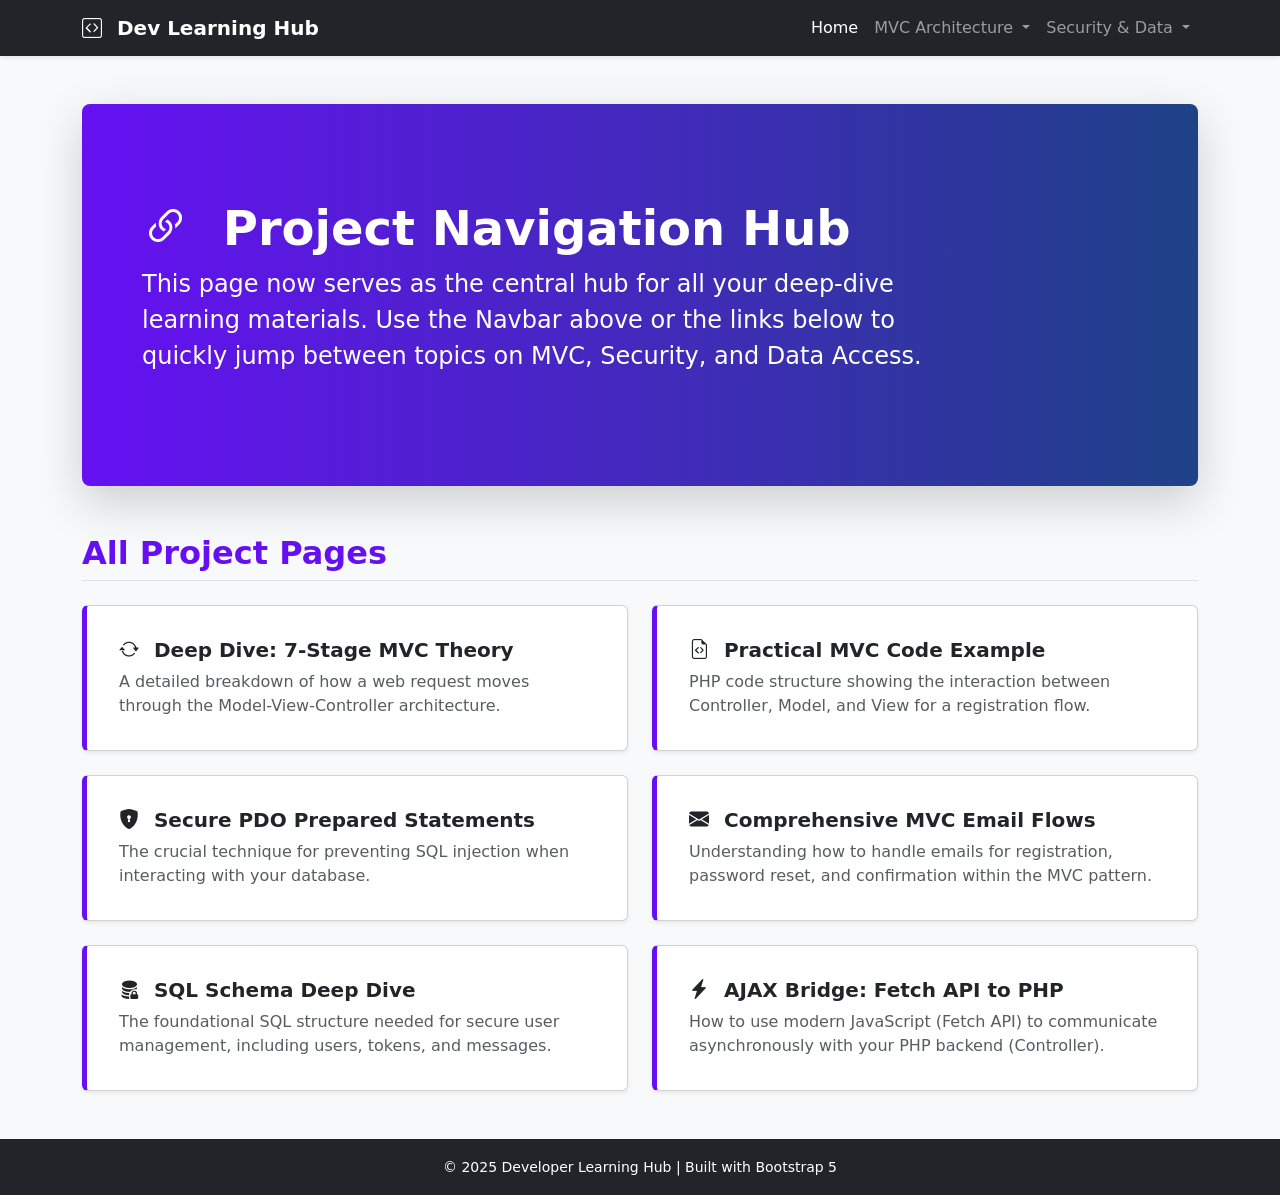
<file: MVC-Learning-notes/index.html>
<!DOCTYPE html>
<html lang="en">

<head>
    <meta charset="UTF-8">
    <meta name="viewport" content="width=device-width, initial-scale=1.0">
    <title>Developer Learning Hub: Project Navigation</title>
    <!-- 
        Switched to Bootstrap 5 for consistency with your other learning files 
        (e.g., learning_page.html) to ensure professional component styling.
    -->
    <link href="https://cdn.jsdelivr.net/npm/bootstrap@5.3.3/dist/css/bootstrap.min.css" rel="stylesheet"
        xintegrity="sha384-QWTKZyjpPEjISv5WaRU9OFeRpok6YctnYmDr5pNlyT2bRjXh0JMhjY6hW+ALEwIH" crossorigin="anonymous">
    <link rel="stylesheet" href="https://cdn.jsdelivr.net/npm/bootstrap-icons@1.11.3/font/bootstrap-icons.min.css">

    <link rel="stylesheet" href="css/style.css">
</head>

<body class="bg-light d-flex flex-column min-vh-100">

    <!-- 
        1. THE NAVBAR (Global Navigation) 
        This will appear on all your pages for easy switching.
    -->
    <nav class="navbar navbar-expand-lg navbar-dark bg-dark shadow-sm">
        <div class="container">
            <!-- UPDATED Brand Name -->
            <a class="navbar-brand fw-bold" href="index.html">
                <i class="bi bi-code-square me-2"></i> Dev Learning Hub
            </a>
            <button class="navbar-toggler" type="button" data-bs-toggle="collapse" data-bs-target="#navbarNav"
                aria-controls="navbarNav" aria-expanded="false" aria-label="Toggle navigation">
                <span class="navbar-toggler-icon"></span>
            </button>
            <div class="collapse navbar-collapse" id="navbarNav">
                <ul class="navbar-nav ms-auto">
                    <!-- Home Page -->
                    <li class="nav-item">
                        <a class="nav-link active" aria-current="page" href="index.html">Home</a>
                    </li>
                    <!-- MVC Deep Dive Pages -->
                    <li class="nav-item dropdown">
                        <a class="nav-link dropdown-toggle" href="#" id="navbarDropdownMVC" role="button"
                            data-bs-toggle="dropdown" aria-expanded="false">
                            MVC Architecture
                        </a>
                        <ul class="dropdown-menu" aria-labelledby="navbarDropdownMVC">
                            <!-- UPDATED LINKS -->
                            <li><a class="dropdown-item" href="reference-mvc-theory.html">7-Stage MVC Theory</a></li>
                            <li><a class="dropdown-item" href="guide-mvc-code-flow.html">MVC Code Example</a></li>
                            <li><a class="dropdown-item" href="guide-fetch-api.html">AJAX/Fetch API Bridge</a></li>
                            <li><a class="dropdown-item" href="reference-account-flows-email.html">Comprehensive Email
                                    Flows</a></li>
                        </ul>
                    </li>
                    <!-- Security/Data Pages -->
                    <li class="nav-item dropdown">
                        <a class="nav-link dropdown-toggle" href="#" id="navbarDropdownSecurity" role="button"
                            data-bs-toggle="dropdown" aria-expanded="false">
                            Security & Data
                        </a>
                        <ul class="dropdown-menu" aria-labelledby="navbarDropdownSecurity">
                            <!-- UPDATED LINKS -->
                            <li><a class="dropdown-item" href="guide-pdo-security.html">Secure PDO Statements</a></li>
                            <li><a class="dropdown-item" href="reference-sql-schema.html">SQL Schema Deep Dive</a></li>
                        </ul>
                    </li>
                    <!-- REMOVED redundant 'learning_homepage.html' link -->
                </ul>
            </div>
        </div>
    </nav>

    <!-- Main Content Area -->
    <main class="flex-grow-1 container my-5">

        <!-- Jumbotron/Hero Section -->
        <div class="p-5 rounded-3 bg-gradient-custom text-white shadow-lg mb-5">
            <div class="container-fluid py-5">
                <h1 class="display-5 fw-bold"><i class="bi bi-link-45deg me-3"></i> Project Navigation Hub</h1>
                <p class="col-md-10 fs-4">This page now serves as the central hub for all your deep-dive learning
                    materials. Use the Navbar above or the links below to quickly jump between topics on MVC, Security,
                    and Data Access.</p>
            </div>
        </div>

        <!-- 
            2. CONTENT LINKS (Detailed list)
            This uses a grid for a clean, professional look on both mobile and desktop.
        -->
        <h2 class="text-3xl fw-bold text-indigo mb-4 border-bottom pb-2">All Project Pages</h2>

        <div class="row row-cols-1 row-cols-md-2 g-4">

            <!-- UPDATED LINK -->
            <div class="col">
                <a href="reference-mvc-theory.html" class="card card-link h-100 p-3 shadow-sm text-decoration-none">
                    <div class="card-body">
                        <h5 class="card-title fw-bold text-dark"><i class="bi bi-arrow-repeat me-2"></i> Deep Dive:
                            7-Stage MVC Theory</h5>
                        <p class="card-text text-muted">A detailed breakdown of how a web request moves through the
                            Model-View-Controller architecture.</p>
                    </div>
                </a>
            </div>

            <!-- UPDATED LINK -->
            <div class="col">
                <a href="guide-mvc-code-flow.html" class="card card-link h-100 p-3 shadow-sm text-decoration-none">
                    <div class="card-body">
                        <h5 class="card-title fw-bold text-dark"><i class="bi bi-file-earmark-code me-2"></i> Practical
                            MVC Code Example</h5>
                        <p class="card-text text-muted">PHP code structure showing the interaction between Controller,
                            Model, and View for a registration flow.</p>
                    </div>
                </a>
            </div>

            <!-- UPDATED LINK -->
            <div class="col">
                <a href="guide-pdo-security.html" class="card card-link h-100 p-3 shadow-sm text-decoration-none">
                    <div class="card-body">
                        <h5 class="card-title fw-bold text-dark"><i class="bi bi-shield-lock-fill me-2"></i> Secure PDO
                            Prepared Statements</h5>
                        <p class="card-text text-muted">The crucial technique for preventing SQL injection when
                            interacting with your database.</p>
                    </div>
                </a>
            </div>

            <!-- UPDATED LINK -->
            <div class="col">
                <a href="reference-account-flows-email.html"
                    class="card card-link h-100 p-3 shadow-sm text-decoration-none">
                    <div class="card-body">
                        <h5 class="card-title fw-bold text-dark"><i class="bi bi-envelope-fill me-2"></i> Comprehensive
                            MVC Email Flows</h5>
                        <p class="card-text text-muted">Understanding how to handle emails for registration, password
                            reset, and confirmation within the MVC pattern.</p>
                    </div>
                </a>
            </div>

            <!-- UPDATED LINK -->
            <div class="col">
                <a href="reference-sql-schema.html" class="card card-link h-100 p-3 shadow-sm text-decoration-none">
                    <div class="card-body">
                        <h5 class="card-title fw-bold text-dark"><i class="bi bi-database-fill-lock me-2"></i> SQL
                            Schema Deep Dive</h5>
                        <p class="card-text text-muted">The foundational SQL structure needed for secure user
                            management, including users, tokens, and messages.</p>
                    </div>
                </a>
            </div>

            <!-- UPDATED LINK -->
            <div class="col">
                <a href="guide-fetch-api.html" class="card card-link h-100 p-3 shadow-sm text-decoration-none">
                    <div class="card-body">
                        <h5 class="card-title fw-bold text-dark"><i class="bi bi-lightning-charge-fill me-2"></i> AJAX
                            Bridge: Fetch API to PHP</h5>
                        <p class="card-text text-muted">How to use modern JavaScript (Fetch API) to communicate
                            asynchronously with your PHP backend (Controller).</p>
                    </div>
                </a>
            </div>

        </div>

    </main>

    <!-- Footer -->
    <footer class="bg-dark text-white text-center py-3 mt-auto">
        <div class="container">
            <p class="mb-0"><small>&copy; 2025 Developer Learning Hub | Built with Bootstrap 5</small></p>
        </div>
    </footer>

    <!-- Bootstrap 5 JavaScript Bundle (required for Navbar toggler and dropdowns) -->
    <script src="https://cdn.jsdelivr.net/npm/bootstrap@5.3.3/dist/js/bootstrap.bundle.min.js"
        xintegrity="sha384-YvpcrYf0tY3lHB60NNkmXc5s9fDVZLESaAA55NDzOxhy9GkcIdslK1eN7N6jIeHzI"
        crossorigin="anonymous"></script>

</body>

</html>
</file>
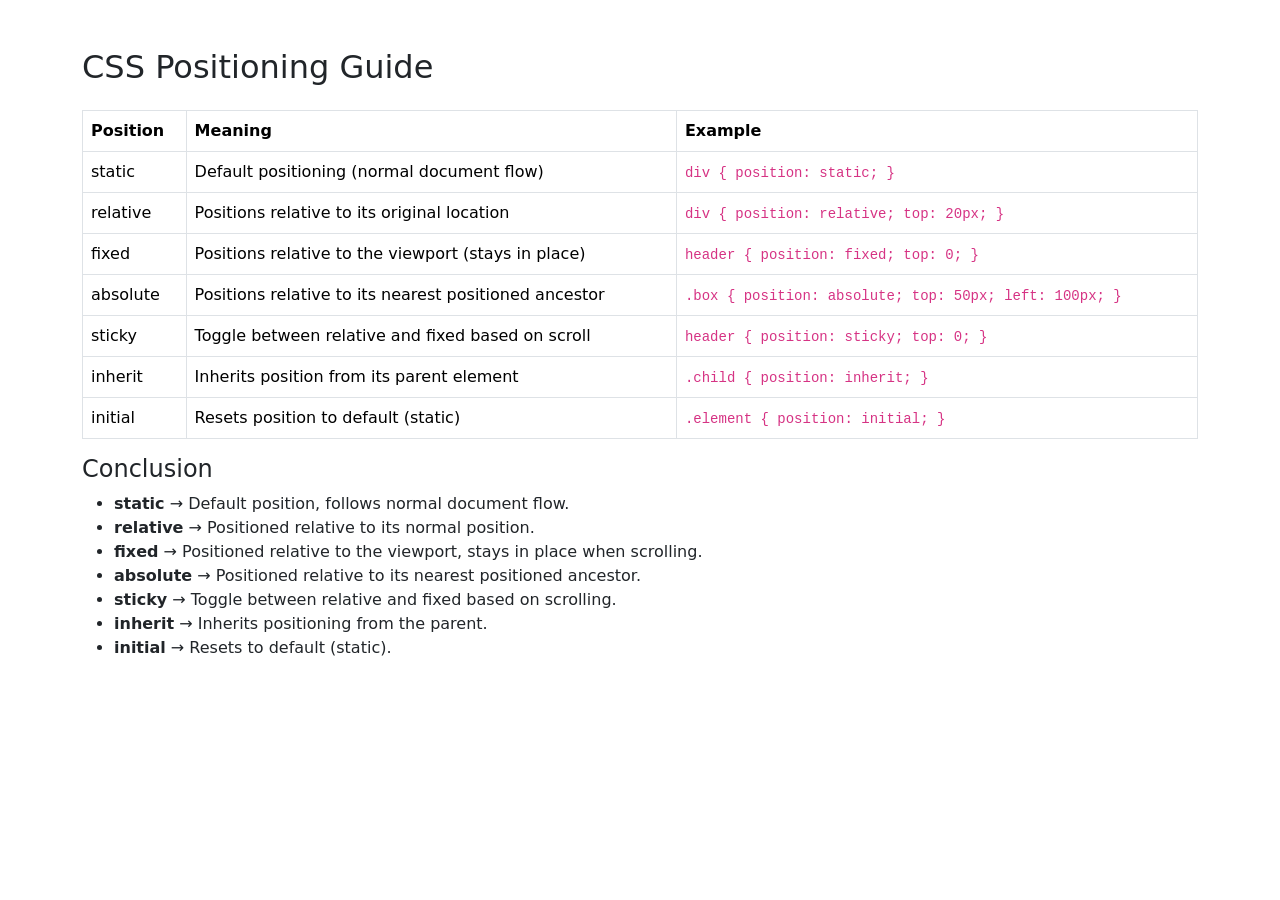
<file: CSS-Positioning-Guide.html>
<!DOCTYPE html>
<html lang="en">

<head>
    <meta charset="UTF-8">
    <meta name="viewport" content="width=device-width, initial-scale=1.0">
    <title>CSS Positioning Guide</title>
    <!-- Link to Bootstrap 5 CSS -->
    <link href="https://cdn.jsdelivr.net/npm/bootstrap@5.3.0-alpha1/dist/css/bootstrap.min.css" rel="stylesheet">
</head>

<body>
    <div class="container mt-5">
        <h2 class="mb-4">CSS Positioning Guide</h2>
        <table class="table table-bordered">
            <thead>
                <tr>
                    <th>Position</th>
                    <th>Meaning</th>
                    <th>Example</th>
                </tr>
            </thead>
            <tbody>
                <tr>
                    <td>static</td>
                    <td>Default positioning (normal document flow)</td>
                    <td><code>div { position: static; }</code></td>
                </tr>
                <tr>
                    <td>relative</td>
                    <td>Positions relative to its original location</td>
                    <td><code>div { position: relative; top: 20px; }</code></td>
                </tr>
                <tr>
                    <td>fixed</td>
                    <td>Positions relative to the viewport (stays in place)</td>
                    <td><code>header { position: fixed; top: 0; }</code></td>
                </tr>
                <tr>
                    <td>absolute</td>
                    <td>Positions relative to its nearest positioned ancestor</td>
                    <td><code>.box { position: absolute; top: 50px; left: 100px; }</code></td>
                </tr>
                <tr>
                    <td>sticky</td>
                    <td>Toggle between relative and fixed based on scroll</td>
                    <td><code>header { position: sticky; top: 0; }</code></td>
                </tr>
                <tr>
                    <td>inherit</td>
                    <td>Inherits position from its parent element</td>
                    <td><code>.child { position: inherit; }</code></td>
                </tr>
                <tr>
                    <td>initial</td>
                    <td>Resets position to default (static)</td>
                    <td><code>.element { position: initial; }</code></td>
                </tr>
            </tbody>
        </table>
        <h4>Conclusion</h4>
        <ul>
            <li><strong>static</strong> → Default position, follows normal document flow.</li>
            <li><strong>relative</strong> → Positioned relative to its normal position.</li>
            <li><strong>fixed</strong> → Positioned relative to the viewport, stays in place when scrolling.</li>
            <li><strong>absolute</strong> → Positioned relative to its nearest positioned ancestor.</li>
            <li><strong>sticky</strong> → Toggle between relative and fixed based on scrolling.</li>
            <li><strong>inherit</strong> → Inherits positioning from the parent.</li>
            <li><strong>initial</strong> → Resets to default (static).</li>
        </ul>
    </div>

    <!-- Link to Bootstrap 5 JS (Optional for interactivity) -->
    <script src="https://cdn.jsdelivr.net/npm/bootstrap@5.3.0-alpha1/dist/js/bootstrap.bundle.min.js"></script>
</body>

</html>
</file>
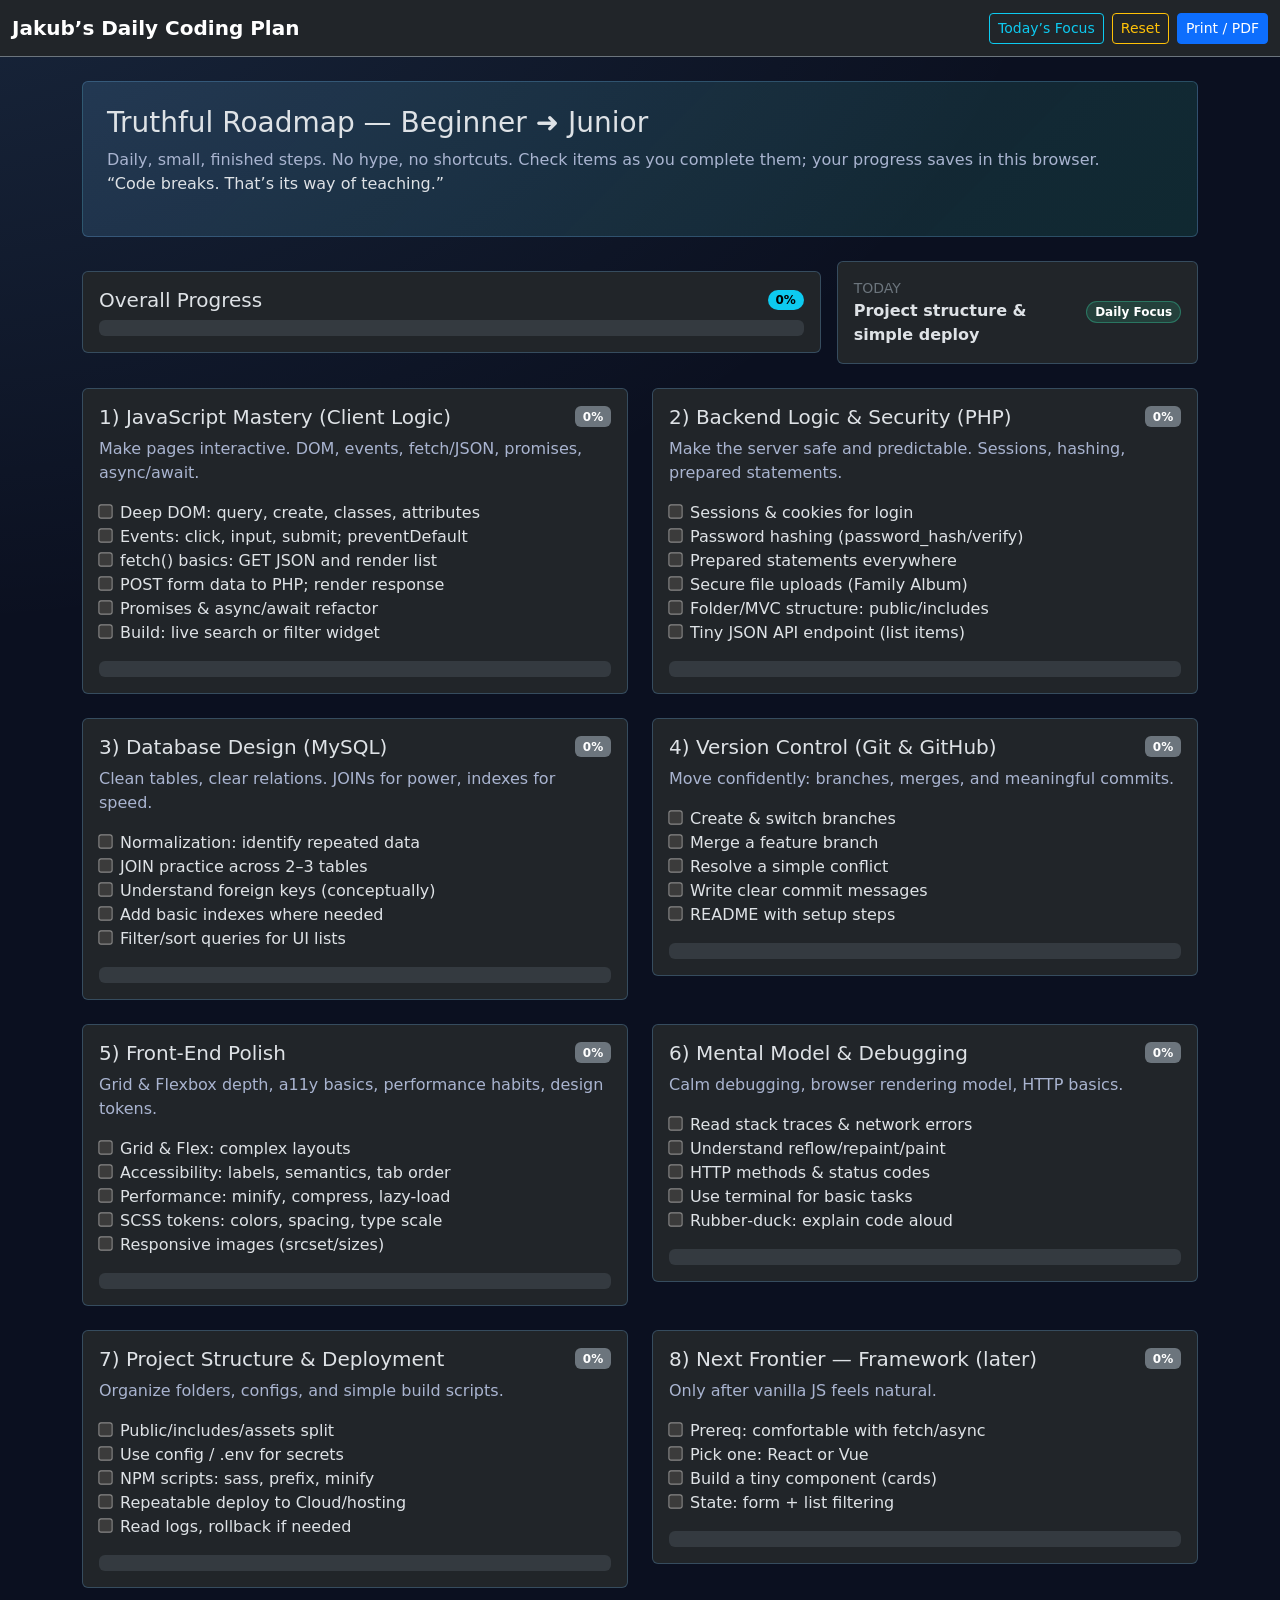
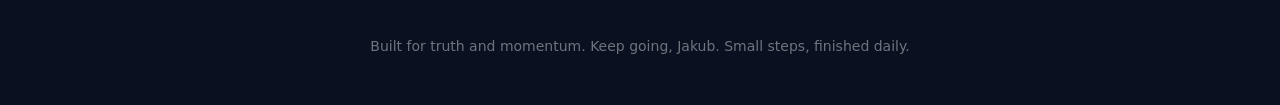
<file: learningPLAN.html>
<!doctype html>
<html lang="en" data-bs-theme="dark">

<head>
    <meta charset="utf-8" />
    <meta name="viewport" content="width=device-width, initial-scale=1" />
    <title>Jakub’s Daily Coding Plan — Bootstrap 5</title>
    <meta name="description"
        content="A truthful, focused learning roadmap for web development. Check off tasks, track progress, and print." />
    <link href="https://cdn.jsdelivr.net/npm/bootstrap@5.3.3/dist/css/bootstrap.min.css" rel="stylesheet">
    <style>
        :root {
            --accent: #74c0fc;
        }

        body {
            background: radial-gradient(1200px 800px at -10% -10%, rgba(116, 192, 252, .15), transparent), #0b1020;
        }

        .hero {
            background: linear-gradient(135deg, rgba(116, 192, 252, .15), rgba(56, 217, 169, .12));
            border: 1px solid rgba(116, 192, 252, .25);
        }

        .checklist input[type="checkbox"] {
            transform: scale(1.1);
            margin-right: .5rem;
        }

        .section-card {
            border: 1px solid rgba(116, 192, 252, .25);
        }

        .sticky-tools {
            position: sticky;
            top: .5rem;
            z-index: 1030;
        }

        .today-badge {
            background: rgba(56, 217, 169, .15);
            border: 1px solid rgba(56, 217, 169, .35);
        }

        .muted {
            color: #a9b4d0;
        }

        @media print {
            .no-print {
                display: none !important;
            }

            body {
                background: white;
            }

            .card {
                break-inside: avoid;
            }
        }
    </style>
</head>

<body>
    <nav class="navbar navbar-dark bg-dark border-bottom border-secondary sticky-top">
        <div class="container-fluid">
            <a class="navbar-brand fw-bold" href="#">Jakub’s Daily Coding Plan</a>
            <div class="d-flex gap-2 no-print">
                <button id="btnToday" class="btn btn-outline-info btn-sm">Today’s Focus</button>
                <button id="btnReset" class="btn btn-outline-warning btn-sm" title="Clear all checkboxes">Reset</button>
                <button class="btn btn-primary btn-sm" onclick="window.print()">Print / PDF</button>
            </div>
        </div>
    </nav>

    <header class="container my-4">
        <div class="p-4 rounded hero">
            <h1 class="h3 mb-2">Truthful Roadmap — Beginner ➜ Junior</h1>
            <p class="mb-0 muted">Daily, small, finished steps. No hype, no shortcuts. Check items as you complete them;
                your progress saves in this browser.</p>

            <p>“Code breaks. That’s its way of teaching.”</p>

        </div>
    </header>

    <main class="container pb-5">
        <!-- Overall progress -->
        <div class="row g-3 align-items-center mb-4">
            <div class="col-lg-8">
                <div class="card section-card">
                    <div class="card-body">
                        <div class="d-flex justify-content-between align-items-center mb-2">
                            <h2 class="h5 mb-0">Overall Progress</h2>
                            <span id="overallPct" class="badge rounded-pill text-bg-info">0%</span>
                        </div>
                        <div class="progress" role="progressbar" aria-label="Overall progress">
                            <div id="overallBar" class="progress-bar bg-info" style="width:0%"></div>
                        </div>
                    </div>
                </div>
            </div>
            <div class="col-lg-4">
                <div class="card section-card">
                    <div class="card-body">
                        <div class="d-flex justify-content-between align-items-center">
                            <div>
                                <div class="small text-uppercase text-secondary">Today</div>
                                <div id="todayFocus" class="fw-semibold">—</div>
                            </div>
                            <span class="badge rounded-pill today-badge">Daily Focus</span>
                        </div>
                    </div>
                </div>
            </div>
        </div>

        <!-- Sections -->
        <div class="row g-4">
            <!-- 1. JavaScript Mastery -->
            <div class="col-12 col-lg-6">
                <div class="card section-card">
                    <div class="card-body">
                        <div class="d-flex justify-content-between align-items-center mb-2">
                            <h3 class="h5 mb-0">1) JavaScript Mastery (Client Logic)</h3>
                            <span class="badge text-bg-secondary" id="sec1Pct">0%</span>
                        </div>
                        <p class="mb-3 muted">Make pages interactive. DOM, events, fetch/JSON, promises, async/await.
                        </p>
                        <ul class="list-unstyled checklist" id="sec1">
                            <li><label><input type="checkbox" data-key="s1_dom">Deep DOM: query, create, classes,
                                    attributes</label></li>
                            <li><label><input type="checkbox" data-key="s1_events">Events: click, input, submit;
                                    preventDefault</label></li>
                            <li><label><input type="checkbox" data-key="s1_fetch">fetch() basics: GET JSON and render
                                    list</label></li>
                            <li><label><input type="checkbox" data-key="s1_post">POST form data to PHP; render
                                    response</label></li>
                            <li><label><input type="checkbox" data-key="s1_async">Promises & async/await
                                    refactor</label></li>
                            <li><label><input type="checkbox" data-key="s1_widget">Build: live search or filter
                                    widget</label></li>
                        </ul>
                        <div class="progress" aria-label="Section 1 progress">
                            <div class="progress-bar" id="bar1"></div>
                        </div>
                    </div>
                </div>
            </div>

            <!-- 2. Backend & Security -->
            <div class="col-12 col-lg-6">
                <div class="card section-card">
                    <div class="card-body">
                        <div class="d-flex justify-content-between align-items-center mb-2">
                            <h3 class="h5 mb-0">2) Backend Logic & Security (PHP)</h3>
                            <span class="badge text-bg-secondary" id="sec2Pct">0%</span>
                        </div>
                        <p class="mb-3 muted">Make the server safe and predictable. Sessions, hashing, prepared
                            statements.</p>
                        <ul class="list-unstyled checklist" id="sec2">
                            <li><label><input type="checkbox" data-key="s2_sessions">Sessions & cookies for
                                    login</label></li>
                            <li><label><input type="checkbox" data-key="s2_hash">Password hashing
                                    (password_hash/verify)</label></li>
                            <li><label><input type="checkbox" data-key="s2_prep">Prepared statements everywhere</label>
                            </li>
                            <li><label><input type="checkbox" data-key="s2_uploads">Secure file uploads (Family
                                    Album)</label></li>
                            <li><label><input type="checkbox" data-key="s2_mvc">Folder/MVC structure:
                                    public/includes</label></li>
                            <li><label><input type="checkbox" data-key="s2_api">Tiny JSON API endpoint (list
                                    items)</label></li>
                        </ul>
                        <div class="progress" aria-label="Section 2 progress">
                            <div class="progress-bar" id="bar2"></div>
                        </div>
                    </div>
                </div>
            </div>

            <!-- 3. Database Design -->
            <div class="col-12 col-lg-6">
                <div class="card section-card">
                    <div class="card-body">
                        <div class="d-flex justify-content-between align-items-center mb-2">
                            <h3 class="h5 mb-0">3) Database Design (MySQL)</h3>
                            <span class="badge text-bg-secondary" id="sec3Pct">0%</span>
                        </div>
                        <p class="mb-3 muted">Clean tables, clear relations. JOINs for power, indexes for speed.</p>
                        <ul class="list-unstyled checklist" id="sec3">
                            <li><label><input type="checkbox" data-key="s3_norm">Normalization: identify repeated
                                    data</label></li>
                            <li><label><input type="checkbox" data-key="s3_joins">JOIN practice across 2–3
                                    tables</label></li>
                            <li><label><input type="checkbox" data-key="s3_fk">Understand foreign keys
                                    (conceptually)</label></li>
                            <li><label><input type="checkbox" data-key="s3_index">Add basic indexes where needed</label>
                            </li>
                            <li><label><input type="checkbox" data-key="s3_queries">Filter/sort queries for UI
                                    lists</label></li>
                        </ul>
                        <div class="progress" aria-label="Section 3 progress">
                            <div class="progress-bar" id="bar3"></div>
                        </div>
                    </div>
                </div>
            </div>

            <!-- 4. Git & GitHub -->
            <div class="col-12 col-lg-6">
                <div class="card section-card">
                    <div class="card-body">
                        <div class="d-flex justify-content-between align-items-center mb-2">
                            <h3 class="h5 mb-0">4) Version Control (Git & GitHub)</h3>
                            <span class="badge text-bg-secondary" id="sec4Pct">0%</span>
                        </div>
                        <p class="mb-3 muted">Move confidently: branches, merges, and meaningful commits.</p>
                        <ul class="list-unstyled checklist" id="sec4">
                            <li><label><input type="checkbox" data-key="s4_branch">Create & switch branches</label></li>
                            <li><label><input type="checkbox" data-key="s4_merge">Merge a feature branch</label></li>
                            <li><label><input type="checkbox" data-key="s4_conflict">Resolve a simple conflict</label>
                            </li>
                            <li><label><input type="checkbox" data-key="s4_messages">Write clear commit messages</label>
                            </li>
                            <li><label><input type="checkbox" data-key="s4_readme">README with setup steps</label></li>
                        </ul>
                        <div class="progress" aria-label="Section 4 progress">
                            <div class="progress-bar" id="bar4"></div>
                        </div>
                    </div>
                </div>
            </div>

            <!-- 5. Front-End Polish -->
            <div class="col-12 col-lg-6">
                <div class="card section-card">
                    <div class="card-body">
                        <div class="d-flex justify-content-between align-items-center mb-2">
                            <h3 class="h5 mb-0">5) Front‑End Polish</h3>
                            <span class="badge text-bg-secondary" id="sec5Pct">0%</span>
                        </div>
                        <p class="mb-3 muted">Grid & Flexbox depth, a11y basics, performance habits, design tokens.</p>
                        <ul class="list-unstyled checklist" id="sec5">
                            <li><label><input type="checkbox" data-key="s5_grid">Grid & Flex: complex layouts</label>
                            </li>
                            <li><label><input type="checkbox" data-key="s5_a11y">Accessibility: labels, semantics, tab
                                    order</label></li>
                            <li><label><input type="checkbox" data-key="s5_perf">Performance: minify, compress,
                                    lazy-load</label></li>
                            <li><label><input type="checkbox" data-key="s5_tokens">SCSS tokens: colors, spacing, type
                                    scale</label></li>
                            <li><label><input type="checkbox" data-key="s5_responsive">Responsive images
                                    (srcset/sizes)</label></li>
                        </ul>
                        <div class="progress" aria-label="Section 5 progress">
                            <div class="progress-bar" id="bar5"></div>
                        </div>
                    </div>
                </div>
            </div>

            <!-- 6. Mental Model -->
            <div class="col-12 col-lg-6">
                <div class="card section-card">
                    <div class="card-body">
                        <div class="d-flex justify-content-between align-items-center mb-2">
                            <h3 class="h5 mb-0">6) Mental Model & Debugging</h3>
                            <span class="badge text-bg-secondary" id="sec6Pct">0%</span>
                        </div>
                        <p class="mb-3 muted">Calm debugging, browser rendering model, HTTP basics.</p>
                        <ul class="list-unstyled checklist" id="sec6">
                            <li><label><input type="checkbox" data-key="s6_errors">Read stack traces & network
                                    errors</label></li>
                            <li><label><input type="checkbox" data-key="s6_render">Understand
                                    reflow/repaint/paint</label></li>
                            <li><label><input type="checkbox" data-key="s6_http">HTTP methods & status codes</label>
                            </li>
                            <li><label><input type="checkbox" data-key="s6_cli">Use terminal for basic tasks</label>
                            </li>
                            <li><label><input type="checkbox" data-key="s6_explain">Rubber‑duck: explain code
                                    aloud</label></li>
                        </ul>
                        <div class="progress" aria-label="Section 6 progress">
                            <div class="progress-bar" id="bar6"></div>
                        </div>
                    </div>
                </div>
            </div>

            <!-- 7. Project Structure & Deployment -->
            <div class="col-12 col-lg-6">
                <div class="card section-card">
                    <div class="card-body">
                        <div class="d-flex justify-content-between align-items-center mb-2">
                            <h3 class="h5 mb-0">7) Project Structure & Deployment</h3>
                            <span class="badge text-bg-secondary" id="sec7Pct">0%</span>
                        </div>
                        <p class="mb-3 muted">Organize folders, configs, and simple build scripts.</p>
                        <ul class="list-unstyled checklist" id="sec7">
                            <li><label><input type="checkbox" data-key="s7_folders">Public/includes/assets split</label>
                            </li>
                            <li><label><input type="checkbox" data-key="s7_env">Use config / .env for secrets</label>
                            </li>
                            <li><label><input type="checkbox" data-key="s7_npm">NPM scripts: sass, prefix,
                                    minify</label></li>
                            <li><label><input type="checkbox" data-key="s7_deploy">Repeatable deploy to
                                    Cloud/hosting</label></li>
                            <li><label><input type="checkbox" data-key="s7_logs">Read logs, rollback if needed</label>
                            </li>
                        </ul>
                        <div class="progress" aria-label="Section 7 progress">
                            <div class="progress-bar" id="bar7"></div>
                        </div>
                    </div>
                </div>
            </div>

            <!-- 8. Next Frontier -->
            <div class="col-12 col-lg-6">
                <div class="card section-card">
                    <div class="card-body">
                        <div class="d-flex justify-content-between align-items-center mb-2">
                            <h3 class="h5 mb-0">8) Next Frontier — Framework (later)</h3>
                            <span class="badge text-bg-secondary" id="sec8Pct">0%</span>
                        </div>
                        <p class="mb-3 muted">Only after vanilla JS feels natural.</p>
                        <ul class="list-unstyled checklist" id="sec8">
                            <li><label><input type="checkbox" data-key="s8_prereq">Prereq: comfortable with
                                    fetch/async</label></li>
                            <li><label><input type="checkbox" data-key="s8_pick">Pick one: React or Vue</label></li>
                            <li><label><input type="checkbox" data-key="s8_component">Build a tiny component
                                    (cards)</label></li>
                            <li><label><input type="checkbox" data-key="s8_state">State: form + list filtering</label>
                            </li>
                        </ul>
                        <div class="progress" aria-label="Section 8 progress">
                            <div class="progress-bar" id="bar8"></div>
                        </div>
                    </div>
                </div>
            </div>
        </div>

        <div class="text-center mt-5 text-secondary small">
            Built for truth and momentum. Keep going, Jakub. Small steps, finished daily.
        </div>
    </main>

    <script src="https://cdn.jsdelivr.net/npm/bootstrap@5.3.3/dist/js/bootstrap.bundle.min.js"></script>
    <script>
        // --- Persistence helpers ---
        const STORAGE_KEY = 'jj-roadmap-v1';
        const state = JSON.parse(localStorage.getItem(STORAGE_KEY) || '{}');

        function save() { localStorage.setItem(STORAGE_KEY, JSON.stringify(state)); }

        function setupSection(sectionId, barId, pctId) {
            const ul = document.getElementById(sectionId);
            const bar = document.getElementById(barId);
            const pct = document.getElementById(pctId);
            const inputs = ul.querySelectorAll('input[type="checkbox"]');
            inputs.forEach(inp => {
                const key = inp.dataset.key;
                if (key in state) inp.checked = !!state[key];
                inp.addEventListener('change', () => { state[key] = inp.checked; save(); render(); });
            });
            return () => {
                const total = inputs.length;
                const done = Array.from(inputs).filter(i => i.checked).length;
                const percent = Math.round(done / Math.max(total, 1) * 100);
                bar.style.width = percent + '%';
                pct.textContent = percent + '%';
                return { total, done };
            };
        }

        const sections = [
            ['sec1', 'bar1', 'sec1Pct'], ['sec2', 'bar2', 'sec2Pct'], ['sec3', 'bar3', 'sec3Pct'], ['sec4', 'bar4', 'sec4Pct'],
            ['sec5', 'bar5', 'sec5Pct'], ['sec6', 'bar6', 'sec6Pct'], ['sec7', 'bar7', 'sec7Pct'], ['sec8', 'bar8', 'sec8Pct']
        ].map(ids => setupSection(...ids));

        function render() {
            // per-section
            const counts = sections.map(fn => fn());
            // overall
            const sumTotal = counts.reduce((a, c) => a + c.total, 0);
            const sumDone = counts.reduce((a, c) => a + c.done, 0);
            const overallPct = Math.round(sumDone / Math.max(sumTotal, 1) * 100);
            document.getElementById('overallBar').style.width = overallPct + '%';
            document.getElementById('overallPct').textContent = overallPct + '%';
        }

        // Today’s focus (deterministic by weekday)
        const focusByDay = [
            'Front‑End Polish (Grid, a11y, performance)', // Sunday
            'JavaScript: DOM & events practice',           // Monday
            'Backend & Security: sessions + hashing',      // Tuesday
            'Database design: JOINs & queries',            // Wednesday
            'Git & GitHub: branches + README',             // Thursday
            'Project structure & simple deploy',           // Friday
            'Review & refactor: clean up one project'      // Saturday
        ];
        function setTodayFocus() {
            const d = new Date().getDay();
            document.getElementById('todayFocus').textContent = focusByDay[d];
        }

        // Reset
        document.getElementById('btnReset').addEventListener('click', () => {
            if (!confirm('Clear all progress?')) return;
            Object.keys(state).forEach(k => delete state[k]);
            save();
            document.querySelectorAll('input[type="checkbox"]').forEach(i => i.checked = false);
            render();
        });

        // Jump to today’s suggested section
        document.getElementById('btnToday').addEventListener('click', () => {
            const d = new Date().getDay();
            const idByDay = ['sec5', 'sec1', 'sec2', 'sec3', 'sec4', 'sec7', 'sec6'];
            const el = document.getElementById(idByDay[d]);
            if (el) el.scrollIntoView({ behavior: 'smooth', block: 'start' });
        });

        setTodayFocus();
        render();
    </script>
</body>

</html>
</file>
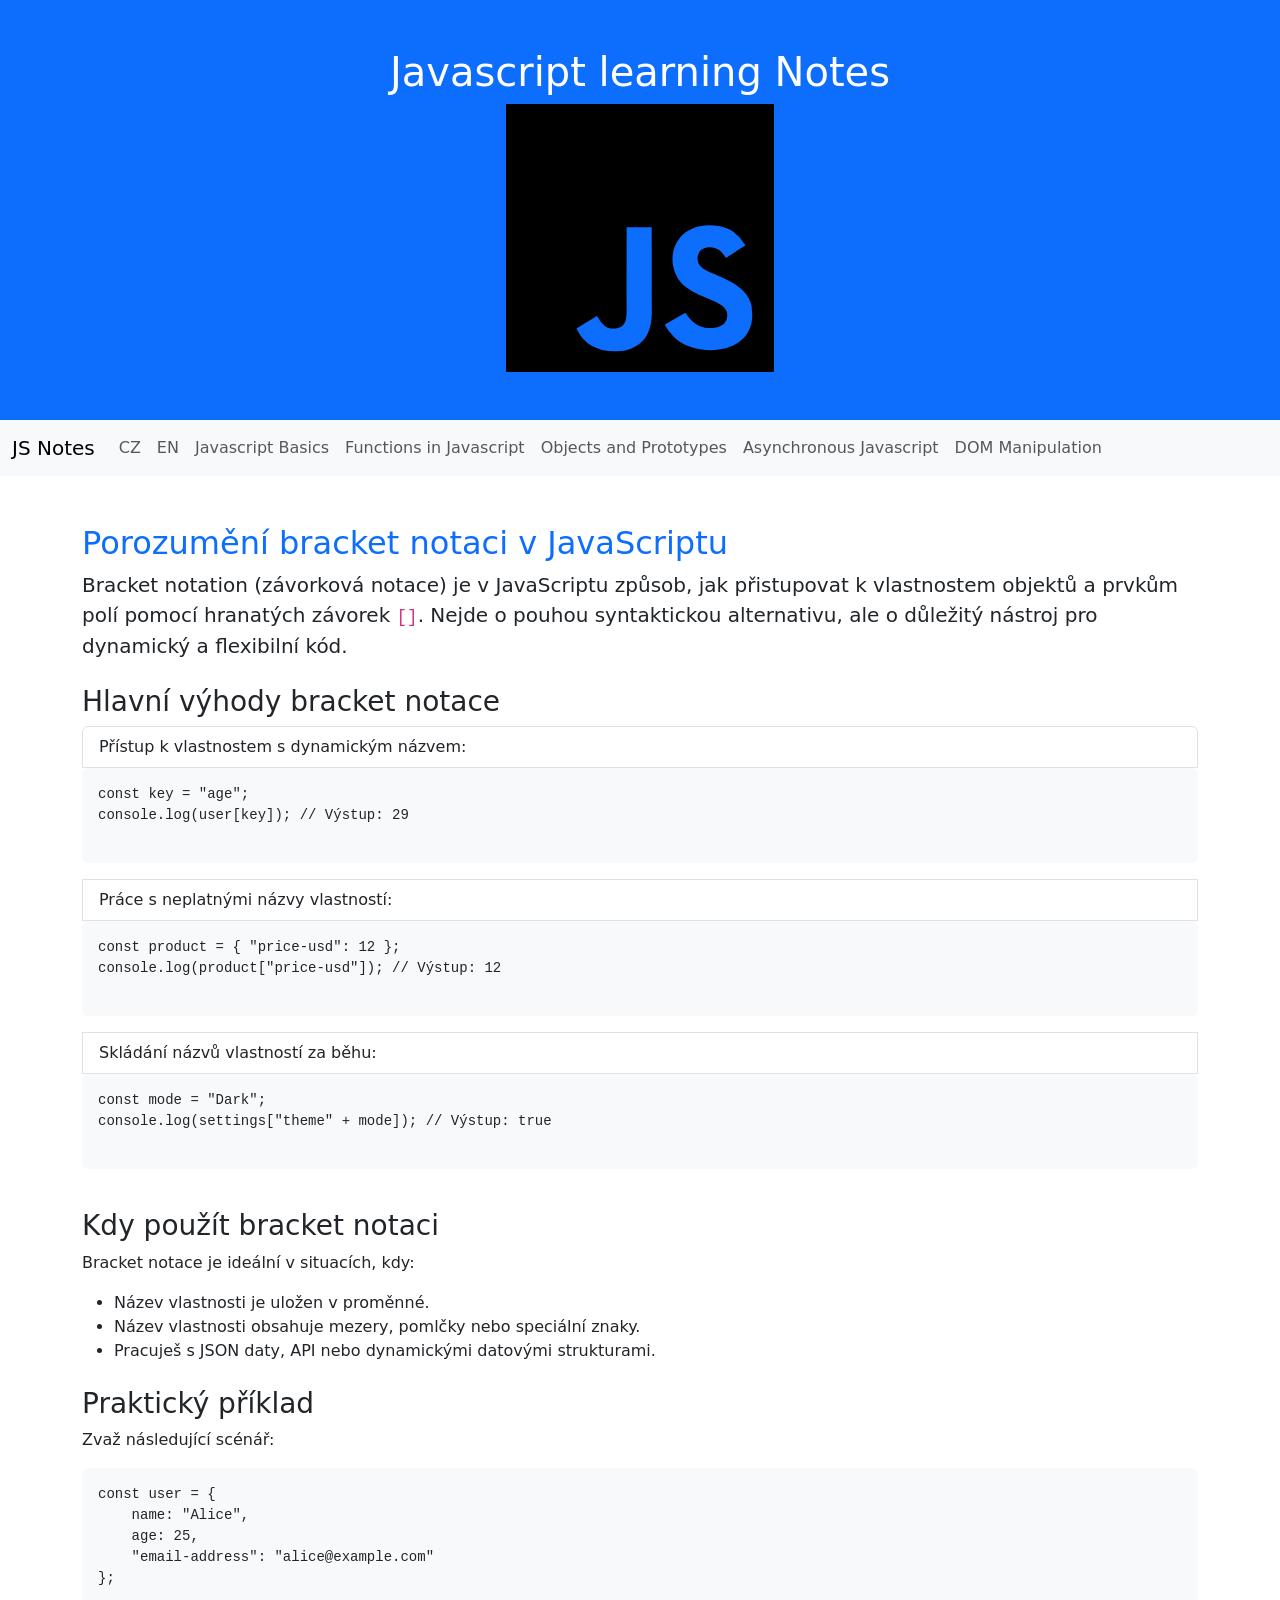
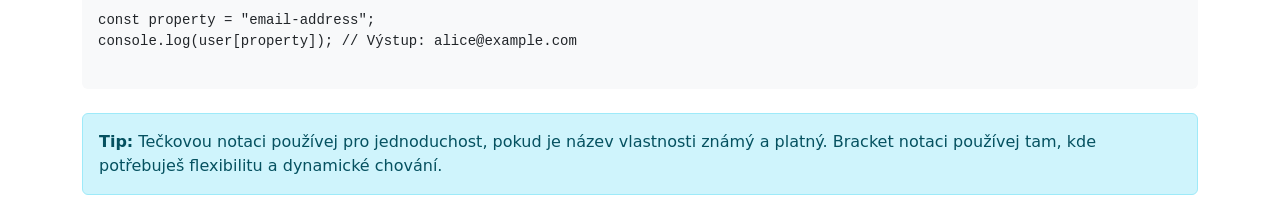
<file: JavaScript-Notes/index_cs.html>
<!DOCTYPE html>
<html lang="cs">

<head>
    <meta charset="UTF-8">
    <meta name="viewport" content="width=device-width, initial-scale=1.0">
    <title>Javascript learning Notes</title>
    <link href="https://cdn.jsdelivr.net/npm/bootstrap@5.0.2/dist/css/bootstrap.min.css" rel="stylesheet"
        integrity="sha384-EVSTQN3/azprG1Anm3QDgpJLIm9Nao0Yz1ztcQTwFspd3yD65VohhpuuCOmLASjC" crossorigin="anonymous">
</head>

<body>
    <header class="hero bg-primary text-white text-center py-5">
        <h1>Javascript learning Notes</h1>
        <img src="javascript.svg" alt="JavaScript Logo" class="img-fluid" width="268" height="268" />
    </header>

    <nav class="navbar navbar-expand-lg navbar-light bg-light">
        <div class="container-fluid">
            <a class="navbar-brand" href="index_cs.html">JS Notes</a>
            <button class="navbar-toggler" type="button" data-bs-toggle="collapse" data-bs-target="#navbarNav"
                aria-controls="navbarNav" aria-expanded="false" aria-label="Toggle navigation">
                <span class="navbar-toggler-icon"></span>
            </button>
            <div class="collapse navbar-collapse" id="navbarNav">
                <ul class="navbar-nav">
                    <li class="nav-item"><a class="nav-link" href="index_cs.html">CZ</a></li>
                    <li class="nav-item"><a class="nav-link" href="index_en.html">EN</a></li>
                    <li class="nav-item"><a class="nav-link" href="basics.html">Javascript Basics</a></li>
                    <li class="nav-item"><a class="nav-link" href="functions.html">Functions in Javascript</a></li>
                    <li class="nav-item"><a class="nav-link" href="objects.html">Objects and Prototypes</a></li>
                    <li class="nav-item"><a class="nav-link" href="async.html">Asynchronous Javascript</a></li>
                    <li class="nav-item"><a class="nav-link" href="dom.html">DOM Manipulation</a></li>
                </ul>
            </div>
        </div>
    </nav>

    <main class="container mt-5">

        <section class="mb-4">
            <h2 class="text-primary">Porozumění bracket notaci v JavaScriptu</h2>
            <p class="lead">
                Bracket notation (závorková notace) je v JavaScriptu způsob, jak přistupovat
                k vlastnostem objektů a prvkům polí pomocí hranatých závorek <code>[]</code>.
                Nejde o pouhou syntaktickou alternativu, ale o důležitý nástroj pro dynamický a flexibilní kód.
            </p>
        </section>

        <section class="mb-4">
            <h3>Hlavní výhody bracket notace</h3>
            <ul class="list-group">
                <li class="list-group-item">
                    Přístup k vlastnostem s dynamickým názvem:
                </li>
                <pre class="bg-light p-3 rounded">
const key = "age";
console.log(user[key]); // Výstup: 29
                </pre>

                <li class="list-group-item">
                    Práce s neplatnými názvy vlastností:
                </li>
                <pre class="bg-light p-3 rounded">
const product = { "price-usd": 12 };
console.log(product["price-usd"]); // Výstup: 12
                </pre>

                <li class="list-group-item">
                    Skládání názvů vlastností za běhu:
                </li>
                <pre class="bg-light p-3 rounded">
const mode = "Dark";
console.log(settings["theme" + mode]); // Výstup: true
                </pre>
            </ul>
        </section>

        <section class="mb-4">
            <h3>Kdy použít bracket notaci</h3>
            <p>Bracket notace je ideální v situacích, kdy:</p>
            <ul>
                <li>Název vlastnosti je uložen v proměnné.</li>
                <li>Název vlastnosti obsahuje mezery, pomlčky nebo speciální znaky.</li>
                <li>Pracuješ s JSON daty, API nebo dynamickými datovými strukturami.</li>
            </ul>
        </section>

        <section class="mb-4">
            <h3>Praktický příklad</h3>
            <p>Zvaž následující scénář:</p>
            <pre class="bg-light p-3 rounded">
const user = {
    name: "Alice",
    age: 25,
    "email-address": "alice@example.com"
};

const property = "email-address";
console.log(user[property]); // Výstup: alice@example.com
            </pre>
        </section>

        <section class="alert alert-info">
            <strong>Tip:</strong>
            Tečkovou notaci používej pro jednoduchost, pokud je název vlastnosti známý a platný.
            Bracket notaci používej tam, kde potřebuješ flexibilitu a dynamické chování.
        </section>

    </main>

    <script src="https://cdn.jsdelivr.net/npm/bootstrap@5.0.2/dist/js/bootstrap.bundle.min.js"
        integrity="sha384-MrcW6ZMFYlzcLA8Nl+NtUVF0sA7MsXsP1UyJoMp4YLEuNSfAP+JcXn/tWtIaxVXM"
        crossorigin="anonymous"></script>
</body>

</html>
</file>
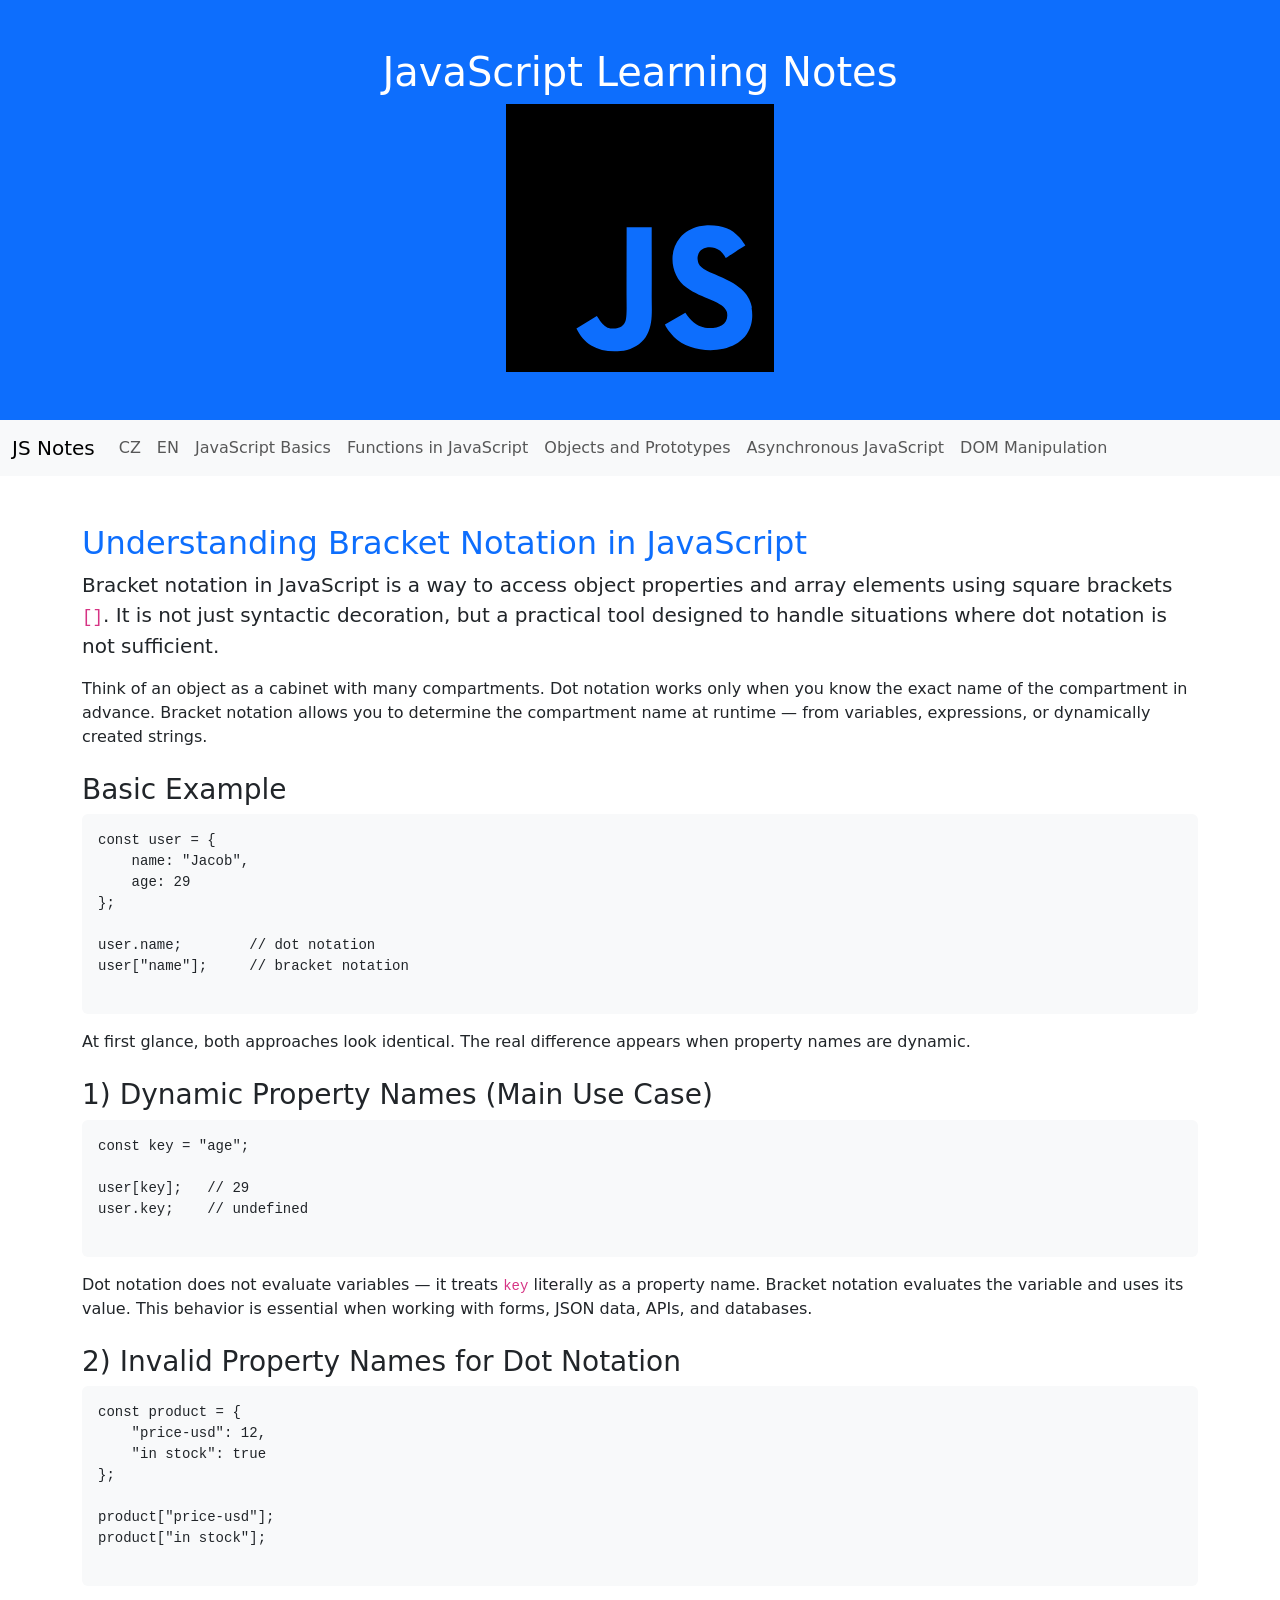
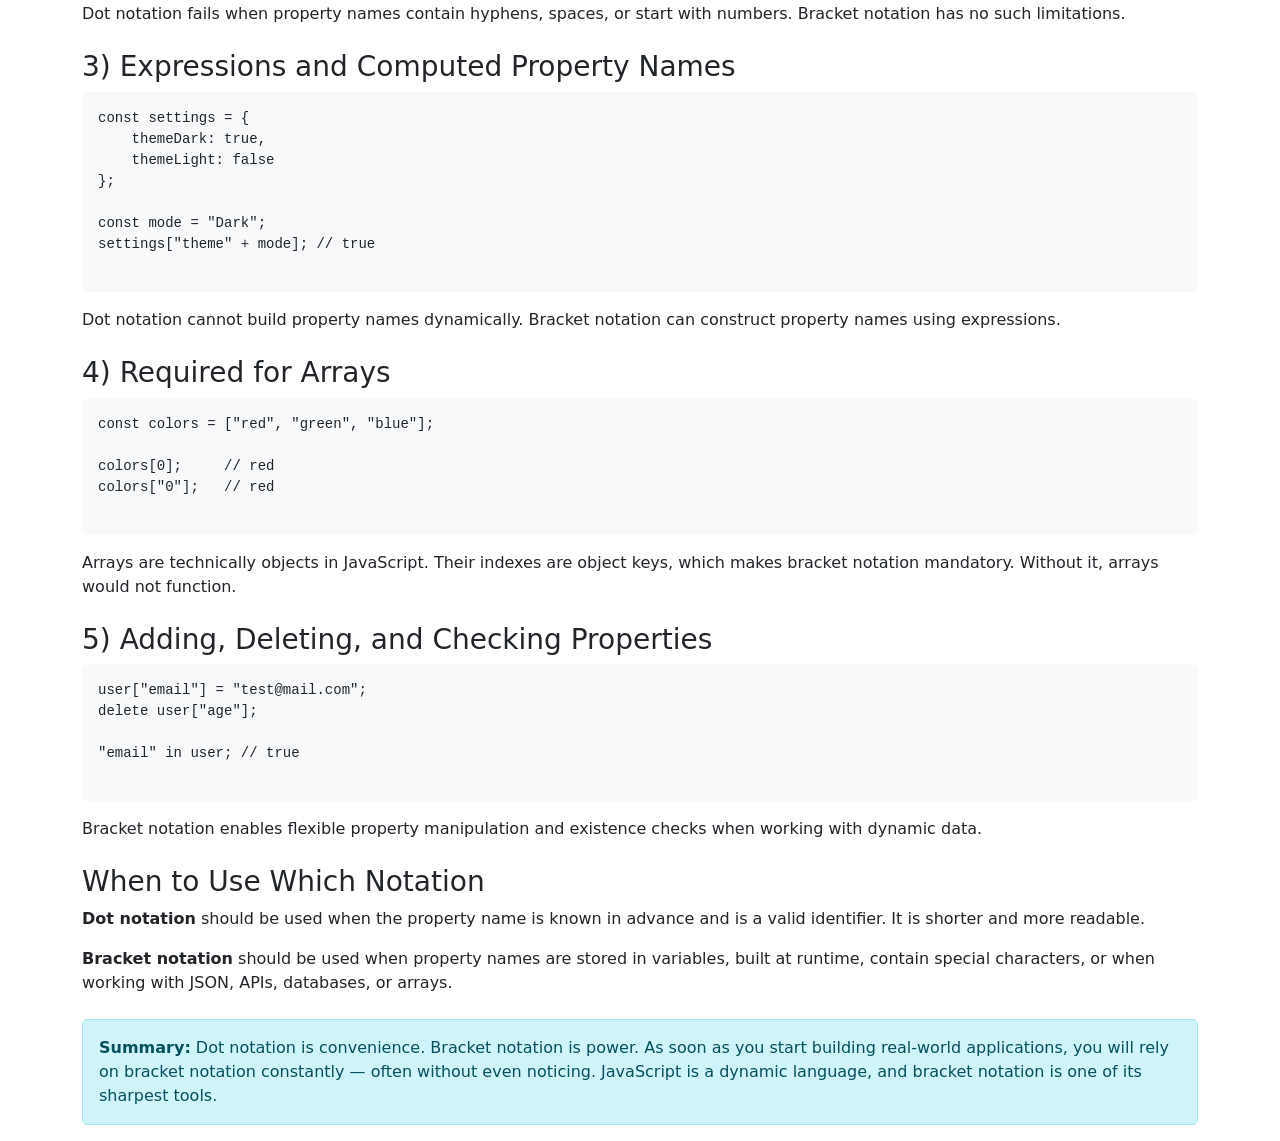
<file: JavaScript-Notes/index_en.html>
<!DOCTYPE html>
<html lang="en">

<head>
    <meta charset="UTF-8">
    <meta name="viewport" content="width=device-width, initial-scale=1.0">
    <title>Javascript Learning Notes</title>
    <link href="https://cdn.jsdelivr.net/npm/bootstrap@5.0.2/dist/css/bootstrap.min.css" rel="stylesheet"
        integrity="sha384-EVSTQN3/azprG1Anm3QDgpJLIm9Nao0Yz1ztcQTwFspd3yD65VohhpuuCOmLASjC" crossorigin="anonymous">
</head>

<body>
    <header class="hero bg-primary text-white text-center py-5">
        <h1>JavaScript Learning Notes</h1>
        <img src="javascript.svg" alt="JavaScript Logo" class="img-fluid" width="268" height="268" />
    </header>

    <nav class="navbar navbar-expand-lg navbar-light bg-light">
        <div class="container-fluid">
            <a class="navbar-brand" href="index_en.html">JS Notes</a>
            <button class="navbar-toggler" type="button" data-bs-toggle="collapse" data-bs-target="#navbarNav"
                aria-controls="navbarNav" aria-expanded="false" aria-label="Toggle navigation">

                <span class="navbar-toggler-icon"></span>
            </button>
            <div class="collapse navbar-collapse" id="navbarNav">
                <ul class="navbar-nav">
                    <li class="nav-item"><a class="nav-link" href="index_cs.html">CZ</a></li>
                    <li class="nav-item"><a class="nav-link" href="index_en.html">EN</a></li>
                    <li class="nav-item"><a class="nav-link" href="basics.html">JavaScript Basics</a></li>
                    <li class="nav-item"><a class="nav-link" href="functions.html">Functions in JavaScript</a></li>
                    <li class="nav-item"><a class="nav-link" href="objects.html">Objects and Prototypes</a></li>
                    <li class="nav-item"><a class="nav-link" href="async.html">Asynchronous JavaScript</a></li>
                    <li class="nav-item"><a class="nav-link" href="dom.html">DOM Manipulation</a></li>
                </ul>
            </div>
        </div>
    </nav>

    <main class="container mt-5">

        <section class="mb-4">
            <h2 class="text-primary">Understanding Bracket Notation in JavaScript</h2>
            <p class="lead">
                Bracket notation in JavaScript is a way to access object properties and array elements using square
                brackets <code>[]</code>. It is not just syntactic decoration, but a practical tool designed to handle
                situations where dot notation is not sufficient.
            </p>
            <p>
                Think of an object as a cabinet with many compartments. Dot notation works only when you know the exact
                name of the compartment in advance. Bracket notation allows you to determine the compartment name at
                runtime — from variables, expressions, or dynamically created strings.
            </p>
        </section>

        <section class="mb-4">
            <h3>Basic Example</h3>
            <pre class="bg-light p-3 rounded">
const user = {
    name: "Jacob",
    age: 29
};

user.name;        // dot notation
user["name"];     // bracket notation
            </pre>
            <p>
                At first glance, both approaches look identical. The real difference appears when property names are
                dynamic.
            </p>
        </section>

        <section class="mb-4">
            <h3>1) Dynamic Property Names (Main Use Case)</h3>
            <pre class="bg-light p-3 rounded">
const key = "age";

user[key];   // 29
user.key;    // undefined
            </pre>
            <p>
                Dot notation does not evaluate variables — it treats <code>key</code> literally as a property name.
                Bracket notation evaluates the variable and uses its value. This behavior is essential when working
                with forms, JSON data, APIs, and databases.
            </p>
        </section>

        <section class="mb-4">
            <h3>2) Invalid Property Names for Dot Notation</h3>
            <pre class="bg-light p-3 rounded">
const product = {
    "price-usd": 12,
    "in stock": true
};

product["price-usd"];
product["in stock"];
            </pre>
            <p>
                Dot notation fails when property names contain hyphens, spaces, or start with numbers. Bracket notation
                has no such limitations.
            </p>
        </section>

        <section class="mb-4">
            <h3>3) Expressions and Computed Property Names</h3>
            <pre class="bg-light p-3 rounded">
const settings = {
    themeDark: true,
    themeLight: false
};

const mode = "Dark";
settings["theme" + mode]; // true
            </pre>
            <p>
                Dot notation cannot build property names dynamically. Bracket notation can construct property names
                using expressions.
            </p>
        </section>

        <section class="mb-4">
            <h3>4) Required for Arrays</h3>
            <pre class="bg-light p-3 rounded">
const colors = ["red", "green", "blue"];

colors[0];     // red
colors["0"];   // red
            </pre>
            <p>
                Arrays are technically objects in JavaScript. Their indexes are object keys, which makes bracket
                notation mandatory. Without it, arrays would not function.
            </p>
        </section>

        <section class="mb-4">
            <h3>5) Adding, Deleting, and Checking Properties</h3>
            <pre class="bg-light p-3 rounded">
user["email"] = "test@mail.com";
delete user["age"];

"email" in user; // true
            </pre>
            <p>
                Bracket notation enables flexible property manipulation and existence checks when working with dynamic
                data.
            </p>
        </section>

        <section class="mb-4">
            <h3>When to Use Which Notation</h3>
            <p>
                <strong>Dot notation</strong> should be used when the property name is known in advance and is a valid
                identifier. It is shorter and more readable.
            </p>
            <p>
                <strong>Bracket notation</strong> should be used when property names are stored in variables, built at
                runtime, contain special characters, or when working with JSON, APIs, databases, or arrays.
            </p>
        </section>

        <section class="alert alert-info">
            <strong>Summary:</strong>
            Dot notation is convenience. Bracket notation is power. As soon as you start building real-world
            applications, you will rely on bracket notation constantly — often without even noticing.
            JavaScript is a dynamic language, and bracket notation is one of its sharpest tools.
        </section>

    </main>

    <script src="https://cdn.jsdelivr.net/npm/bootstrap@5.0.2/dist/js/bootstrap.bundle.min.js"
        integrity="sha384-MrcW6ZMFYlzcLA8Nl+NtUVF0sA7MsXsP1UyJoMp4YLEuNSfAP+JcXn/tWtIaxVXM"
        crossorigin="anonymous"></script>
</body>

</html>
</file>
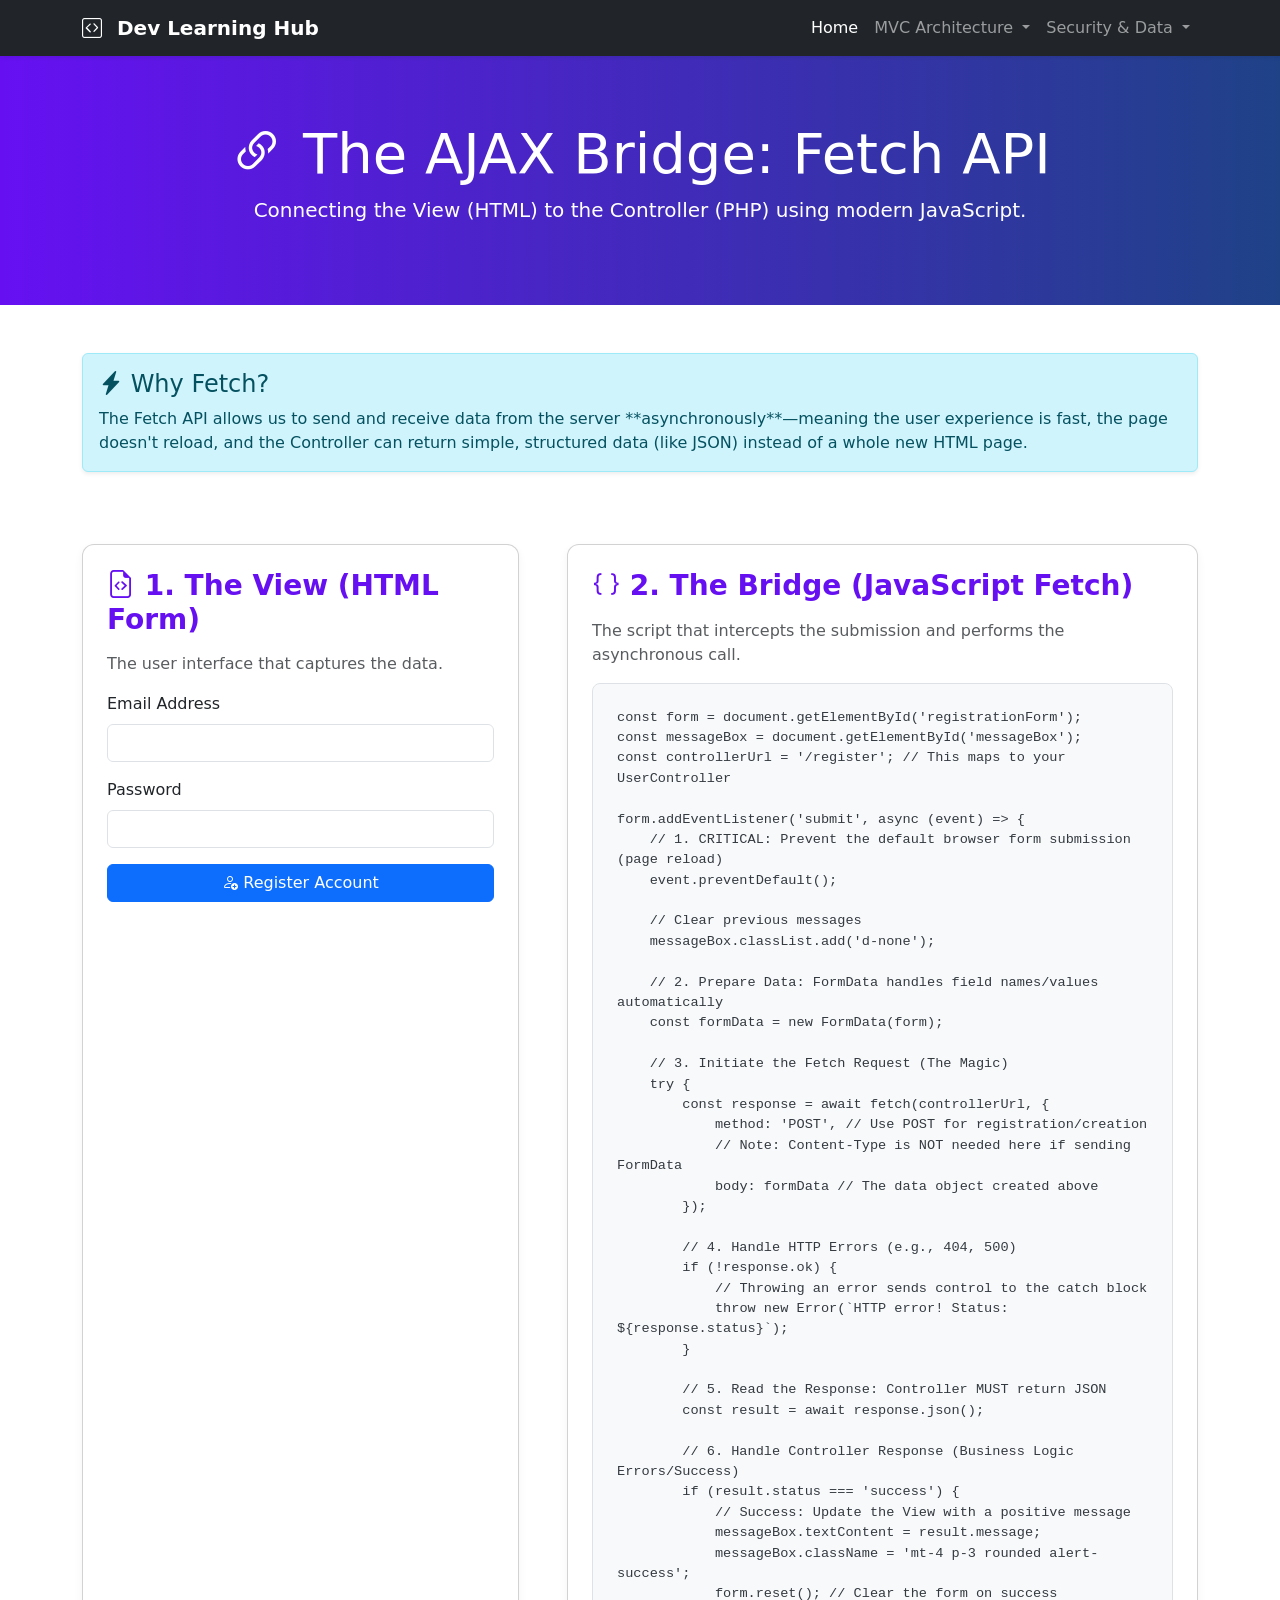
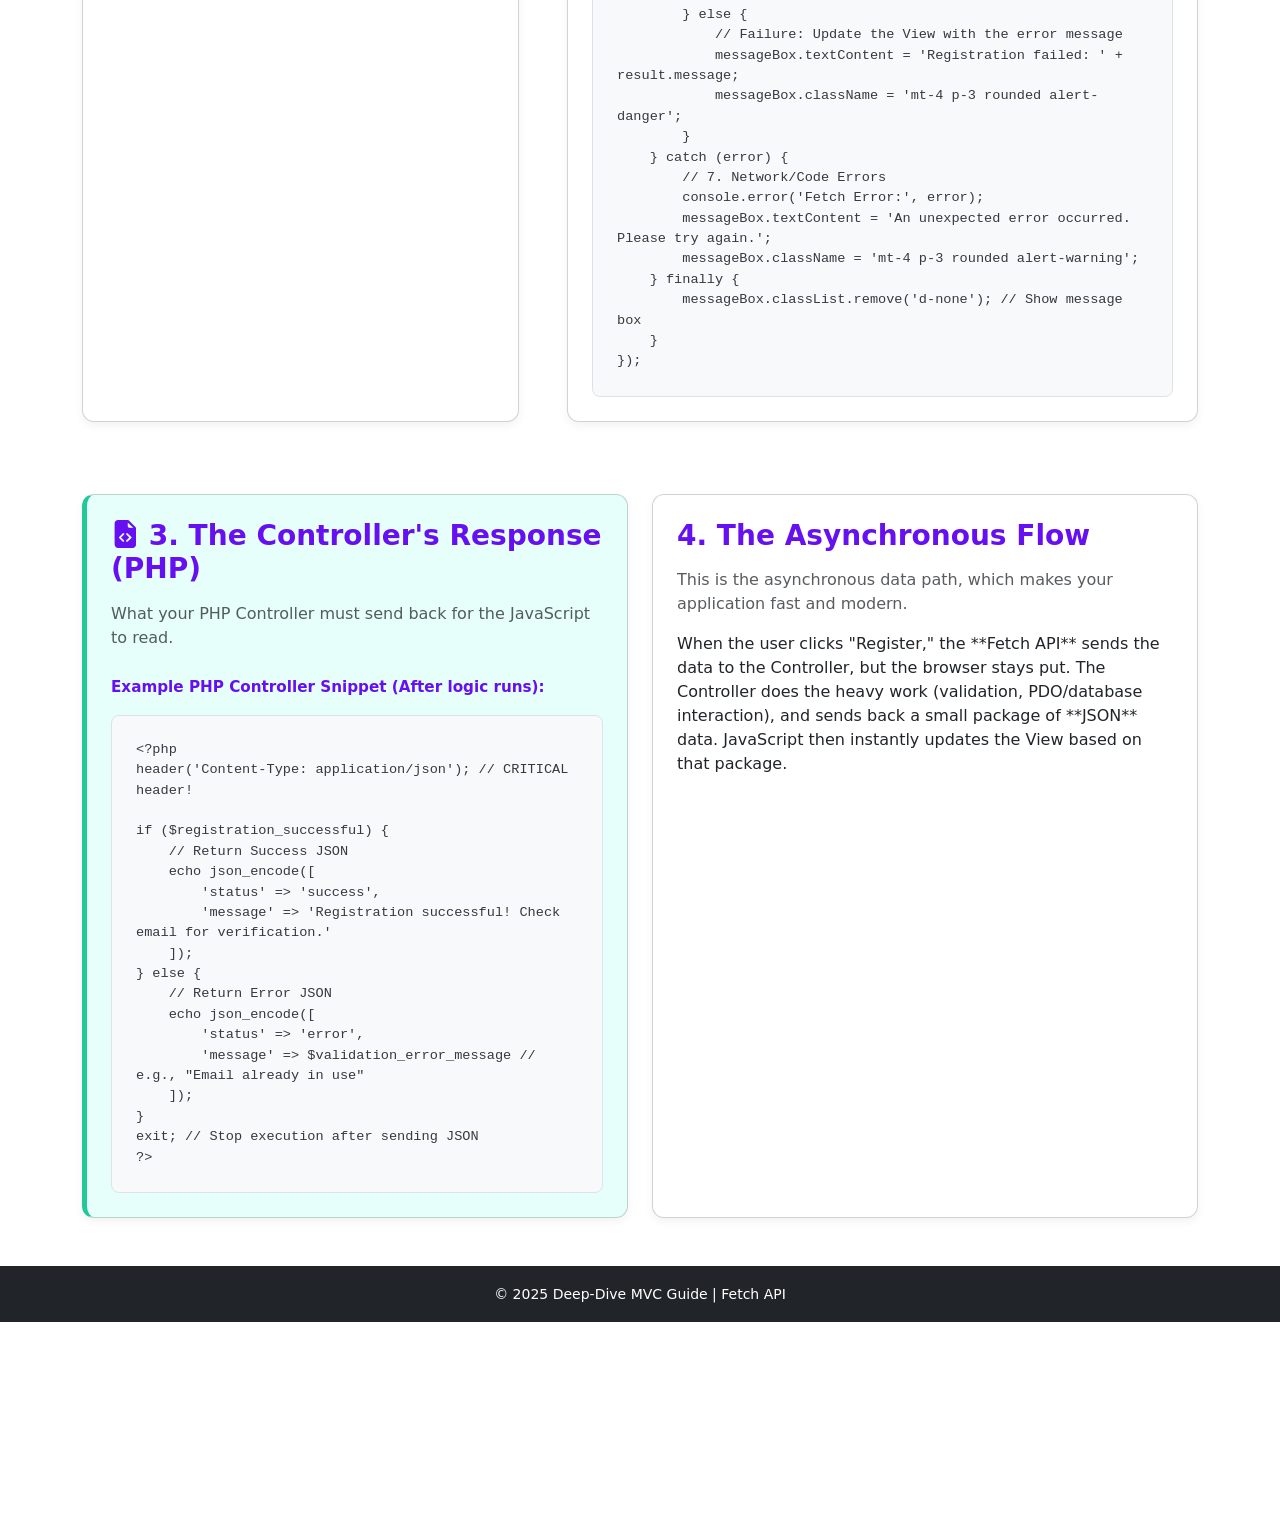
<file: MVC-Learning-notes/guide-fetch-api.html>
<!DOCTYPE html>
<html lang="en">

<head>
    <meta charset="UTF-8">
    <meta name="viewport" content="width=device-width, initial-scale=1.0">
    <title>AJAX Bridge: Fetch API to PHP Controller</title>
    <!-- Bootstrap 5 CSS & Icons -->
    <link href="https://cdn.jsdelivr.net/npm/bootstrap@5.3.3/dist/css/bootstrap.min.css" rel="stylesheet"
        xintegrity="sha384-QWTKZyjpPEjISv5WaRU9OFeRpok6YctnYmDr5pNlyT2bRjXh0JMhjY6hW+ALEwIH" crossorigin="anonymous">
    <link rel="stylesheet" href="https://cdn.jsdelivr.net/npm/bootstrap-icons@1.11.3/font/bootstrap-icons.min.css">

    <link rel="stylesheet" href="css/style.css">
</head>

<body>
    <!-- 
        1. THE NAVBAR (Global Navigation) 
        This will appear on all your pages for easy switching.
    -->
    <nav class="navbar navbar-expand-lg navbar-dark bg-dark shadow-sm">
        <div class="container">
            <!-- UPDATED Brand Name -->
            <a class="navbar-brand fw-bold" href="index.html">
                <i class="bi bi-code-square me-2"></i> Dev Learning Hub
            </a>
            <button class="navbar-toggler" type="button" data-bs-toggle="collapse" data-bs-target="#navbarNav"
                aria-controls="navbarNav" aria-expanded="false" aria-label="Toggle navigation">
                <span class="navbar-toggler-icon"></span>
            </button>
            <div class="collapse navbar-collapse" id="navbarNav">
                <ul class="navbar-nav ms-auto">
                    <!-- Home Page -->
                    <li class="nav-item">
                        <a class="nav-link active" aria-current="page" href="index.html">Home</a>
                    </li>
                    <!-- MVC Deep Dive Pages -->
                    <li class="nav-item dropdown">
                        <a class="nav-link dropdown-toggle" href="#" id="navbarDropdownMVC" role="button"
                            data-bs-toggle="dropdown" aria-expanded="false">
                            MVC Architecture
                        </a>
                        <ul class="dropdown-menu" aria-labelledby="navbarDropdownMVC">
                            <!-- UPDATED LINKS -->
                            <li><a class="dropdown-item" href="reference-mvc-theory.html">7-Stage MVC Theory</a></li>
                            <li><a class="dropdown-item" href="guide-mvc-code-flow.html">MVC Code Example</a></li>
                            <li><a class="dropdown-item" href="guide-fetch-api.html">AJAX/Fetch API Bridge</a></li>
                            <li><a class="dropdown-item" href="reference-account-flows-email.html">Comprehensive Email
                                    Flows</a></li>
                        </ul>
                    </li>
                    <!-- Security/Data Pages -->
                    <li class="nav-item dropdown">
                        <a class="nav-link dropdown-toggle" href="#" id="navbarDropdownSecurity" role="button"
                            data-bs-toggle="dropdown" aria-expanded="false">
                            Security & Data
                        </a>
                        <ul class="dropdown-menu" aria-labelledby="navbarDropdownSecurity">
                            <!-- UPDATED LINKS -->
                            <li><a class="dropdown-item" href="guide-pdo-security.html">Secure PDO Statements</a></li>
                            <li><a class="dropdown-item" href="reference-sql-schema.html">SQL Schema Deep Dive</a></li>
                        </ul>
                    </li>
                    <!-- REMOVED redundant 'learning_homepage.html' link -->
                </ul>
            </div>
        </div>
    </nav>

    <!-- Header / Jumbotron -->
    <header class="container-fluid jumbotron-custom text-center">
        <div class="container">
            <h1 class="display-4"><i class="bi bi-link-45deg"></i> The AJAX Bridge: Fetch API</h1>
            <p class="lead">Connecting the View (HTML) to the Controller (PHP) using modern JavaScript.</p>
        </div>
    </header>

    <div class="container my-5">

        <div class="alert alert-info shadow-sm" role="alert">
            <h4 class="alert-heading"><i class="bi bi-lightning-charge-fill"></i> Why Fetch?</h4>
            <p class="mb-0">The Fetch API allows us to send and receive data from the server **asynchronously**—meaning
                the user experience is fast, the page doesn't reload, and the Controller can return simple, structured
                data (like JSON) instead of a whole new HTML page.</p>
        </div>

        <div class="row g-5 mt-4">
            <!-- 1. The HTML Form (View) -->
            <div class="col-lg-5">
                <div class="card card-custom p-4">
                    <h3 class="step-heading mb-3"><i class="bi bi-file-earmark-code"></i> 1. The View (HTML Form)</h3>
                    <p class="text-muted">The user interface that captures the data.</p>

                    <form id="registrationForm" action="/register" method="POST">
                        <div class="mb-3">
                            <label for="email" class="form-label">Email Address</label>
                            <input type="email" class="form-control" id="email" name="email" required>
                        </div>
                        <div class="mb-3">
                            <label for="password" class="form-label">Password</label>
                            <input type="password" class="form-control" id="password" name="password" required>
                        </div>
                        <div class="mb-3">
                            <!-- Critical: We must submit a CSRF token with any non-GET request -->
                            <input type="hidden" name="csrf_token" value="abcde12345">
                        </div>
                        <button type="submit" class="btn btn-primary w-100">
                            <i class="bi bi-person-add"></i> Register Account
                        </button>
                    </form>

                    <div id="messageBox" class="mt-4 p-3 rounded d-none">
                        <!-- Success or Error messages will appear here -->
                    </div>
                </div>
            </div>

            <!-- 2. The JavaScript (Fetch API) -->
            <div class="col-lg-7">
                <div class="card card-custom p-4">
                    <h3 class="step-heading mb-3"><i class="bi bi-braces"></i> 2. The Bridge (JavaScript Fetch)</h3>
                    <p class="text-muted">The script that intercepts the submission and performs the asynchronous call.
                    </p>

                    <pre class="code-block"><code>const form = document.getElementById('registrationForm');
const messageBox = document.getElementById('messageBox');
const controllerUrl = '/register'; // This maps to your UserController

form.addEventListener('submit', async (event) => {
    // 1. CRITICAL: Prevent the default browser form submission (page reload)
    event.preventDefault(); 
    
    // Clear previous messages
    messageBox.classList.add('d-none');
    
    // 2. Prepare Data: FormData handles field names/values automatically
    const formData = new FormData(form);

    // 3. Initiate the Fetch Request (The Magic)
    try {
        const response = await fetch(controllerUrl, {
            method: 'POST', // Use POST for registration/creation
            // Note: Content-Type is NOT needed here if sending FormData
            body: formData // The data object created above
        });

        // 4. Handle HTTP Errors (e.g., 404, 500)
        if (!response.ok) {
            // Throwing an error sends control to the catch block
            throw new Error(`HTTP error! Status: ${response.status}`);
        }

        // 5. Read the Response: Controller MUST return JSON
        const result = await response.json(); 

        // 6. Handle Controller Response (Business Logic Errors/Success)
        if (result.status === 'success') {
            // Success: Update the View with a positive message
            messageBox.textContent = result.message;
            messageBox.className = 'mt-4 p-3 rounded alert-success';
            form.reset(); // Clear the form on success
        } else {
            // Failure: Update the View with the error message
            messageBox.textContent = 'Registration failed: ' + result.message;
            messageBox.className = 'mt-4 p-3 rounded alert-danger';
        }
    } catch (error) {
        // 7. Network/Code Errors
        console.error('Fetch Error:', error);
        messageBox.textContent = 'An unexpected error occurred. Please try again.';
        messageBox.className = 'mt-4 p-3 rounded alert-warning';
    } finally {
        messageBox.classList.remove('d-none'); // Show message box
    }
});</code></pre>

                </div>
            </div>
        </div>

        <div class="row g-4 mt-5">
            <!-- 3. PHP Controller Response Concept -->
            <div class="col-lg-6">
                <div class="card card-custom p-4 php-response">
                    <h3 class="step-heading mb-3"><i class="bi bi-file-earmark-code-fill"></i> 3. The Controller's
                        Response (PHP)</h3>
                    <p class="text-muted">What your PHP Controller must send back for the JavaScript to read.</p>

                    <p class="level-header fw-bold">Example PHP Controller Snippet (After logic runs):</p>
                    <pre class="code-block"><code>&lt;?php
header('Content-Type: application/json'); // CRITICAL header!

if ($registration_successful) {
    // Return Success JSON
    echo json_encode([
        'status' => 'success',
        'message' => 'Registration successful! Check email for verification.'
    ]);
} else {
    // Return Error JSON
    echo json_encode([
        'status' => 'error',
        'message' => $validation_error_message // e.g., "Email already in use"
    ]);
}
exit; // Stop execution after sending JSON
?&gt;</code></pre>
                </div>
            </div>

            <!-- 4. The Flow Diagram -->
            <div class="col-lg-6">
                <div class="card card-custom p-4">
                    <h3 class="step-heading mb-3"><i class="bi bi-flow"></i> 4. The Asynchronous Flow</h3>
                    <p class="text-muted">This is the asynchronous data path, which makes your application fast and
                        modern.</p>
                    <p>When the user clicks "Register," the **Fetch API** sends the data to the Controller, but the
                        browser stays put. The Controller does the heavy work (validation, PDO/database interaction),
                        and sends back a small package of **JSON** data. JavaScript then instantly updates the View
                        based on that package.</p>

                </div>
            </div>
        </div>
    </div>

    <!-- Footer -->
    <footer class="bg-dark text-white text-center py-3 mt-5">
        <div class="container">
            <p class="mb-0"><small>&copy; 2025 Deep-Dive MVC Guide | Fetch API</small></p>
        </div>
    </footer>

    <!-- Bootstrap 5 JavaScript -->
    <script src="https://cdn.jsdelivr.net/npm/bootstrap@5.3.3/dist/js/bootstrap.bundle.min.js"
        xintegrity="sha384-YvpcrYf0tY3lHB60NNkmXc5s9fDVZLESaAA55NDzOxhy9GkcIdslK1eN7N6jIeHz"
        crossorigin="anonymous"></script>
</body>

</html>
</file>
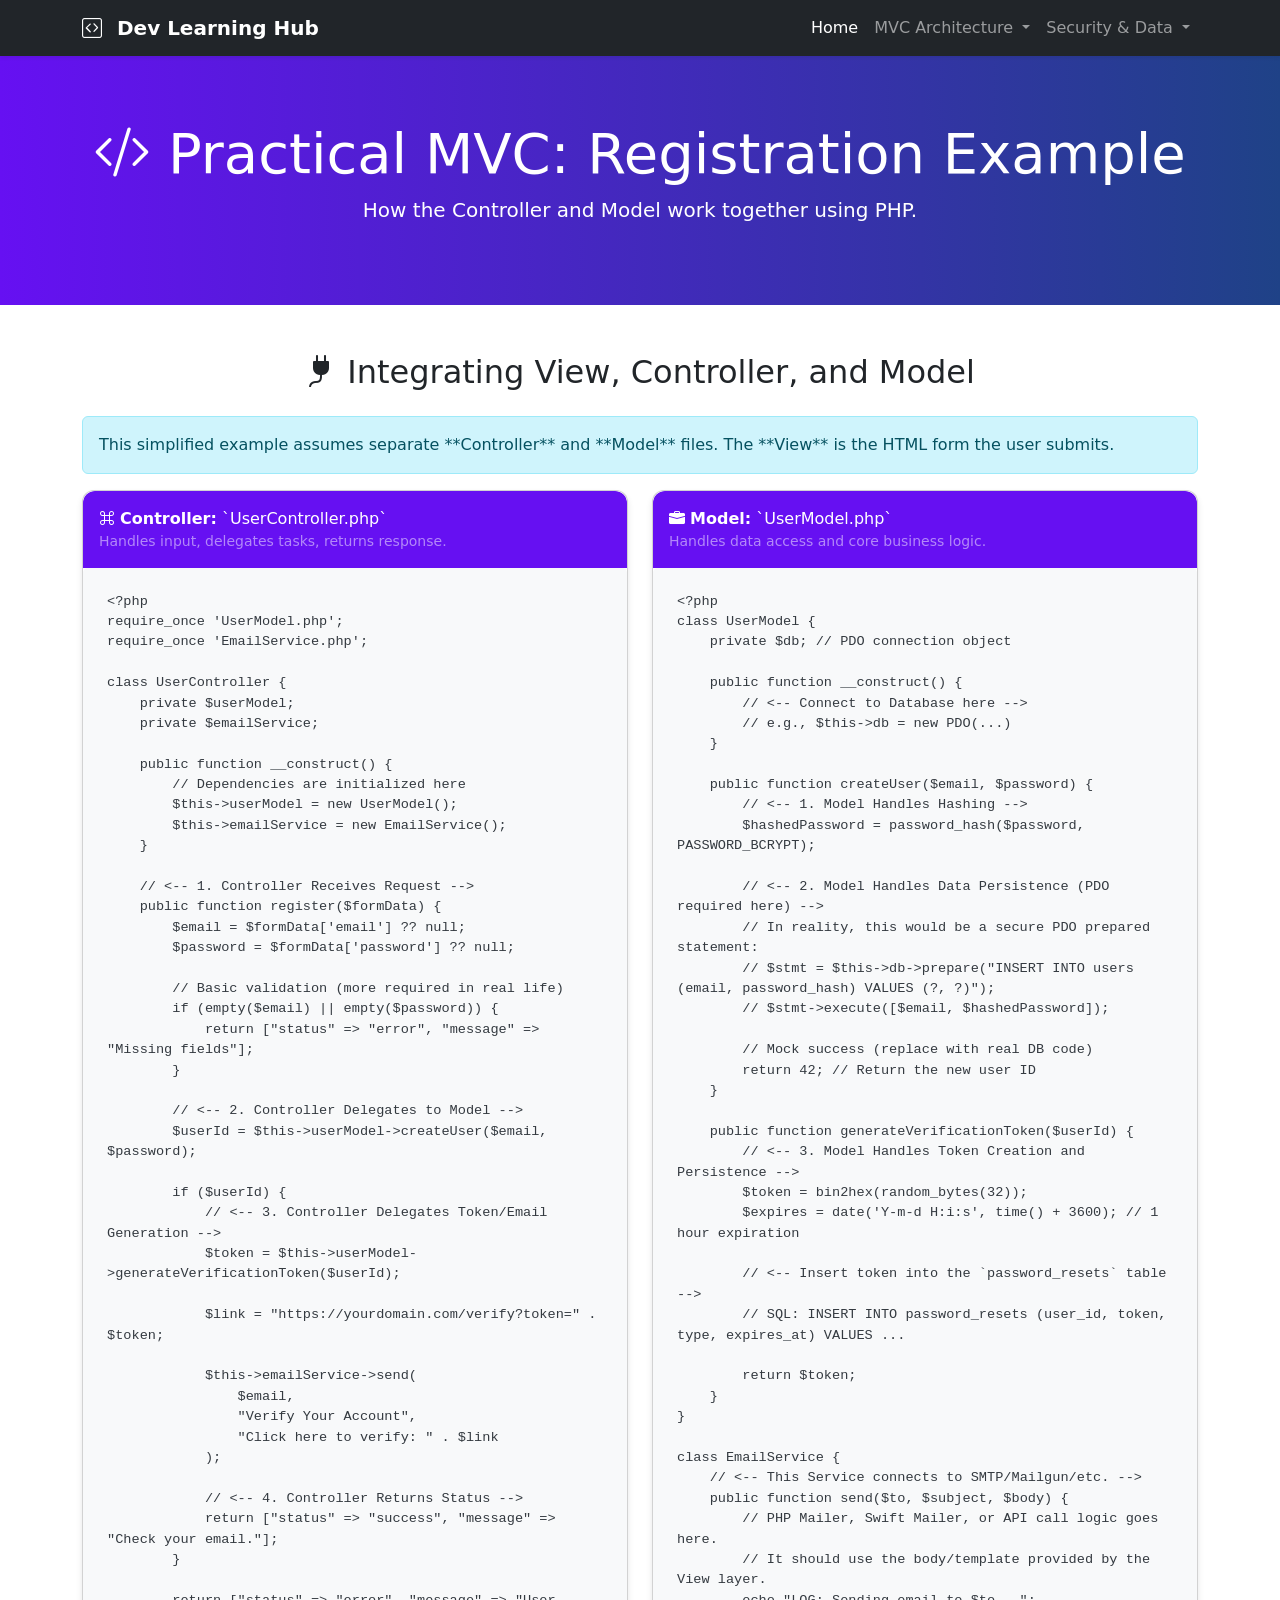
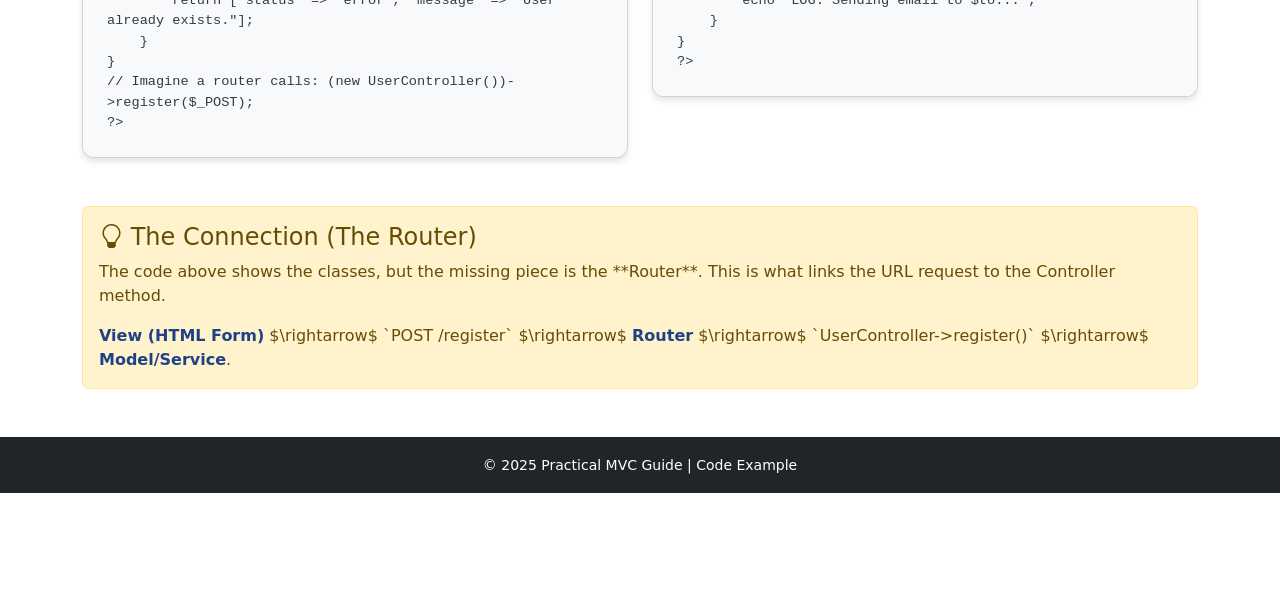
<file: MVC-Learning-notes/guide-mvc-code-flow.html>
<!DOCTYPE html>
<html lang="en">

<head>
    <meta charset="UTF-8">
    <meta name="viewport" content="width=device-width, initial-scale=1.0">
    <title>Practical MVC Flow: Registration Code Example (Bootstrap 5)</title>
    <link href="https://cdn.jsdelivr.net/npm/bootstrap@5.3.3/dist/css/bootstrap.min.css" rel="stylesheet"
        integrity="sha384-QWTKZyjpPEjISv5WaRU9OFeRpok6YctnYmDr5pNlyT2bRjXh0JMhjY6hW+ALEwIH" crossorigin="anonymous">
    <link rel="stylesheet" href="https://cdn.jsdelivr.net/npm/bootstrap-icons@1.11.3/font/bootstrap-icons.min.css">

    <link rel="stylesheet" href="css/style.css">
</head>

<body>
    <!-- 
        1. THE NAVBAR (Global Navigation) 
        This will appear on all your pages for easy switching.
    -->
    <nav class="navbar navbar-expand-lg navbar-dark bg-dark shadow-sm">
        <div class="container">
            <!-- UPDATED Brand Name -->
            <a class="navbar-brand fw-bold" href="index.html">
                <i class="bi bi-code-square me-2"></i> Dev Learning Hub
            </a>
            <button class="navbar-toggler" type="button" data-bs-toggle="collapse" data-bs-target="#navbarNav"
                aria-controls="navbarNav" aria-expanded="false" aria-label="Toggle navigation">
                <span class="navbar-toggler-icon"></span>
            </button>
            <div class="collapse navbar-collapse" id="navbarNav">
                <ul class="navbar-nav ms-auto">
                    <!-- Home Page -->
                    <li class="nav-item">
                        <a class="nav-link active" aria-current="page" href="index.html">Home</a>
                    </li>
                    <!-- MVC Deep Dive Pages -->
                    <li class="nav-item dropdown">
                        <a class="nav-link dropdown-toggle" href="#" id="navbarDropdownMVC" role="button"
                            data-bs-toggle="dropdown" aria-expanded="false">
                            MVC Architecture
                        </a>
                        <ul class="dropdown-menu" aria-labelledby="navbarDropdownMVC">
                            <!-- UPDATED LINKS -->
                            <li><a class="dropdown-item" href="reference-mvc-theory.html">7-Stage MVC Theory</a></li>
                            <li><a class="dropdown-item" href="guide-mvc-code-flow.html">MVC Code Example</a></li>
                            <li><a class="dropdown-item" href="guide-fetch-api.html">AJAX/Fetch API Bridge</a></li>
                            <li><a class="dropdown-item" href="reference-account-flows-email.html">Comprehensive Email
                                    Flows</a></li>
                        </ul>
                    </li>
                    <!-- Security/Data Pages -->
                    <li class="nav-item dropdown">
                        <a class="nav-link dropdown-toggle" href="#" id="navbarDropdownSecurity" role="button"
                            data-bs-toggle="dropdown" aria-expanded="false">
                            Security & Data
                        </a>
                        <ul class="dropdown-menu" aria-labelledby="navbarDropdownSecurity">
                            <!-- UPDATED LINKS -->
                            <li><a class="dropdown-item" href="guide-pdo-security.html">Secure PDO Statements</a></li>
                            <li><a class="dropdown-item" href="reference-sql-schema.html">SQL Schema Deep Dive</a></li>
                        </ul>
                    </li>
                    <!-- REMOVED redundant 'learning_homepage.html' link -->
                </ul>
            </div>
        </div>
    </nav>

    <header class="container-fluid jumbotron-custom text-center">
        <div class="container">
            <h1 class="display-4"><i class="bi bi-code-slash"></i> Practical MVC: Registration Example</h1>
            <p class="lead">How the Controller and Model work together using PHP.</p>
        </div>
    </header>

    <div class="container my-5">
        <h2 class="text-center mb-4 text-dark"><i class="bi bi-plug-fill"></i> Integrating View, Controller, and Model
        </h2>

        <div class="alert alert-info" role="alert">
            This simplified example assumes separate **Controller** and **Model** files. The **View** is the HTML form
            the user submits.
        </div>

        <div class="row g-4">

            <div class="col-lg-6">
                <div class="card code-card">
                    <div class="code-title">
                        <i class="bi bi-command"></i> <span class="fw-bold">Controller:</span> `UserController.php`
                        <p class="mb-0 small text-white-50">Handles input, delegates tasks, returns response.</p>
                    </div>
                    <pre><code>&lt;?php
require_once 'UserModel.php';
require_once 'EmailService.php';

class UserController {
    private $userModel;
    private $emailService;

    public function __construct() {
        // Dependencies are initialized here
        $this->userModel = new UserModel();
        $this->emailService = new EmailService();
    }

    // &lt;-- 1. Controller Receives Request --&gt;
    public function register($formData) {
        $email = $formData['email'] ?? null;
        $password = $formData['password'] ?? null;

        // Basic validation (more required in real life)
        if (empty($email) || empty($password)) {
            return ["status" => "error", "message" => "Missing fields"];
        }

        // &lt;-- 2. Controller Delegates to Model --&gt;
        $userId = $this->userModel->createUser($email, $password);

        if ($userId) {
            // &lt;-- 3. Controller Delegates Token/Email Generation --&gt;
            $token = $this->userModel->generateVerificationToken($userId);
            
            $link = "https://yourdomain.com/verify?token=" . $token;
            
            $this->emailService->send(
                $email, 
                "Verify Your Account", 
                "Click here to verify: " . $link
            );

            // &lt;-- 4. Controller Returns Status --&gt;
            return ["status" => "success", "message" => "Check your email."];
        }

        return ["status" => "error", "message" => "User already exists."];
    }
}
// Imagine a router calls: (new UserController())->register($_POST);
?&gt;</code></pre>
                </div>
            </div>

            <div class="col-lg-6">
                <div class="card code-card">
                    <div class="code-title">
                        <i class="bi bi-briefcase-fill"></i> <span class="fw-bold">Model:</span> `UserModel.php`
                        <p class="mb-0 small text-white-50">Handles data access and core business logic.</p>
                    </div>
                    <pre><code>&lt;?php
class UserModel {
    private $db; // PDO connection object

    public function __construct() {
        // &lt;-- Connect to Database here --&gt;
        // e.g., $this->db = new PDO(...)
    }

    public function createUser($email, $password) {
        // &lt;-- 1. Model Handles Hashing --&gt;
        $hashedPassword = password_hash($password, PASSWORD_BCRYPT);

        // &lt;-- 2. Model Handles Data Persistence (PDO required here) --&gt;
        // In reality, this would be a secure PDO prepared statement:
        // $stmt = $this->db->prepare("INSERT INTO users (email, password_hash) VALUES (?, ?)");
        // $stmt->execute([$email, $hashedPassword]);
        
        // Mock success (replace with real DB code)
        return 42; // Return the new user ID
    }

    public function generateVerificationToken($userId) {
        // &lt;-- 3. Model Handles Token Creation and Persistence --&gt;
        $token = bin2hex(random_bytes(32)); 
        $expires = date('Y-m-d H:i:s', time() + 3600); // 1 hour expiration

        // &lt;-- Insert token into the `password_resets` table --&gt;
        // SQL: INSERT INTO password_resets (user_id, token, type, expires_at) VALUES ...
        
        return $token;
    }
}

class EmailService {
    // &lt;-- This Service connects to SMTP/Mailgun/etc. --&gt;
    public function send($to, $subject, $body) {
        // PHP Mailer, Swift Mailer, or API call logic goes here.
        // It should use the body/template provided by the View layer.
        echo "LOG: Sending email to $to...";
    }
}
?&gt;</code></pre>
                </div>
            </div>

        </div>
        <div class="alert alert-warning mt-5" role="alert">
            <h4 class="alert-heading"><i class="bi bi-lightbulb"></i> The Connection (The Router)</h4>
            <p>The code above shows the classes, but the missing piece is the **Router**. This is what links the URL
                request to the Controller method.</p>
            <p class="mb-0"><span class="flow-stage">View (HTML Form)</span> $\rightarrow$ `POST /register`
                $\rightarrow$ <span class="flow-stage">Router</span> $\rightarrow$ `UserController->register()`
                $\rightarrow$ <span class="flow-stage">Model/Service</span>.</p>
        </div>

    </div>
    <footer class="bg-dark text-white text-center py-3 mt-5">
        <div class="container">
            <p class="mb-0"><small>&copy; 2025 Practical MVC Guide | Code Example</small></p>
        </div>
    </footer>

    <script src="https://cdn.jsdelivr.net/npm/bootstrap@5.3.3/dist/js/bootstrap.bundle.min.js"
        integrity="sha384-YvpcrYf0tY3lHB60NNkmXc5s9fDVZLESaAA55NDzOxhy9GkcIdslK1eN7N6jIeHz"
        crossorigin="anonymous"></script>
</body>

</html>
</file>
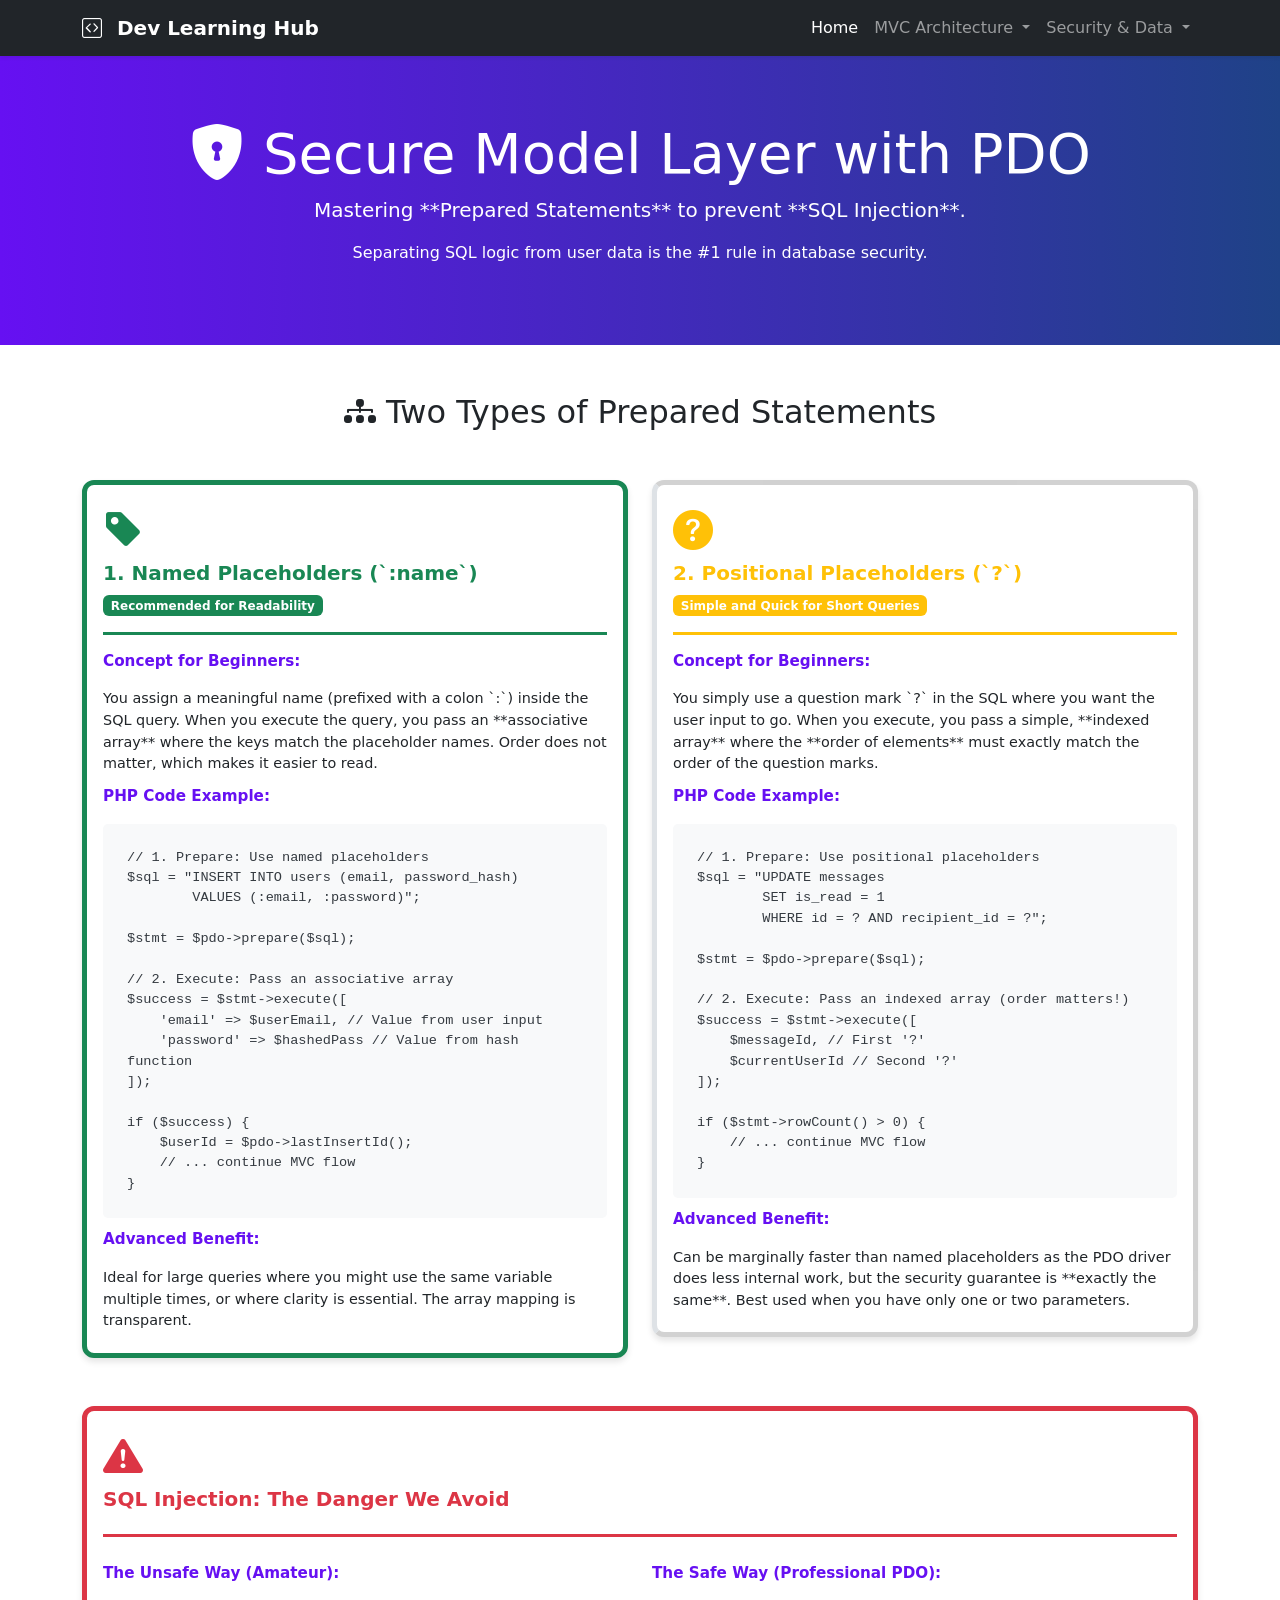
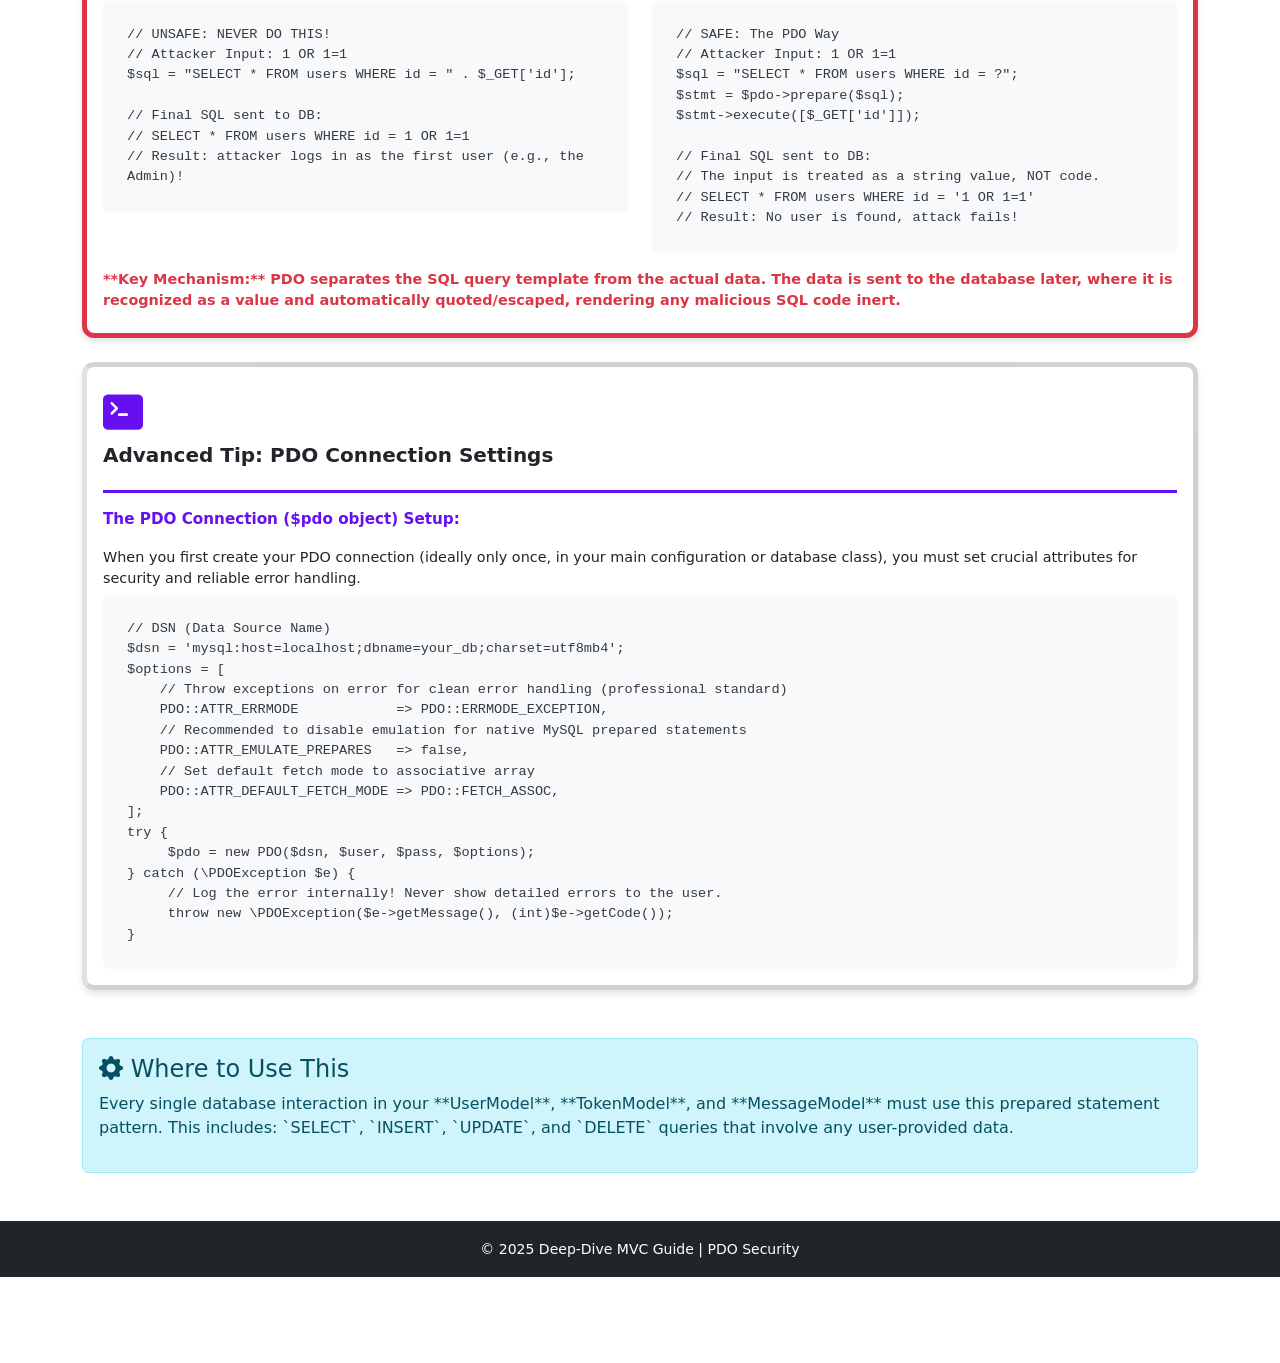
<file: MVC-Learning-notes/guide-pdo-security.html>
<!DOCTYPE html>
<html lang="en">

<head>
    <meta charset="UTF-8">
    <meta name="viewport" content="width=device-width, initial-scale=1.0">
    <title>Deep Dive: PDO Prepared Statements (Bootstrap 5)</title>
    <link href="https://cdn.jsdelivr.net/npm/bootstrap@5.3.3/dist/css/bootstrap.min.css" rel="stylesheet"
        integrity="sha384-QWTKZyjpPEjISv5WaRU9OFeRpok6YctnYmDr5pNlyT2bRjXh0JMhjY6hW+ALEwIH" crossorigin="anonymous">
    <link rel="stylesheet" href="https://cdn.jsdelivr.net/npm/bootstrap-icons@1.11.3/font/bootstrap-icons.min.css">

    <link rel="stylesheet" href="css/style.css">
</head>

<body>
    <!-- 
        1. THE NAVBAR (Global Navigation) 
        This will appear on all your pages for easy switching.
    -->
    <nav class="navbar navbar-expand-lg navbar-dark bg-dark shadow-sm">
        <div class="container">
            <!-- UPDATED Brand Name -->
            <a class="navbar-brand fw-bold" href="index.html">
                <i class="bi bi-code-square me-2"></i> Dev Learning Hub
            </a>
            <button class="navbar-toggler" type="button" data-bs-toggle="collapse" data-bs-target="#navbarNav"
                aria-controls="navbarNav" aria-expanded="false" aria-label="Toggle navigation">
                <span class="navbar-toggler-icon"></span>
            </button>
            <div class="collapse navbar-collapse" id="navbarNav">
                <ul class="navbar-nav ms-auto">
                    <!-- Home Page -->
                    <li class="nav-item">
                        <a class="nav-link active" aria-current="page" href="index.html">Home</a>
                    </li>
                    <!-- MVC Deep Dive Pages -->
                    <li class="nav-item dropdown">
                        <a class="nav-link dropdown-toggle" href="#" id="navbarDropdownMVC" role="button"
                            data-bs-toggle="dropdown" aria-expanded="false">
                            MVC Architecture
                        </a>
                        <ul class="dropdown-menu" aria-labelledby="navbarDropdownMVC">
                            <!-- UPDATED LINKS -->
                            <li><a class="dropdown-item" href="reference-mvc-theory.html">7-Stage MVC Theory</a></li>
                            <li><a class="dropdown-item" href="guide-mvc-code-flow.html">MVC Code Example</a></li>
                            <li><a class="dropdown-item" href="guide-fetch-api.html">AJAX/Fetch API Bridge</a></li>
                            <li><a class="dropdown-item" href="reference-account-flows-email.html">Comprehensive Email
                                    Flows</a></li>
                        </ul>
                    </li>
                    <!-- Security/Data Pages -->
                    <li class="nav-item dropdown">
                        <a class="nav-link dropdown-toggle" href="#" id="navbarDropdownSecurity" role="button"
                            data-bs-toggle="dropdown" aria-expanded="false">
                            Security & Data
                        </a>
                        <ul class="dropdown-menu" aria-labelledby="navbarDropdownSecurity">
                            <!-- UPDATED LINKS -->
                            <li><a class="dropdown-item" href="guide-pdo-security.html">Secure PDO Statements</a></li>
                            <li><a class="dropdown-item" href="reference-sql-schema.html">SQL Schema Deep Dive</a></li>
                        </ul>
                    </li>
                    <!-- REMOVED redundant 'learning_homepage.html' link -->
                </ul>
            </div>
        </div>
    </nav>

    <header class="container-fluid jumbotron-custom text-center">
        <div class="container">
            <h1 class="display-4"><i class="bi bi-shield-lock-fill"></i> Secure Model Layer with PDO</h1>
            <p class="lead">Mastering **Prepared Statements** to prevent **SQL Injection**.</p>
            <p class="font-italic">Separating SQL logic from user data is the #1 rule in database security.</p>
        </div>
    </header>

    <div class="container my-5">
        <h2 class="text-center mb-5 text-dark"><i class="bi bi-diagram-3-fill"></i> Two Types of Prepared Statements
        </h2>

        <div class="row row-cols-1 row-cols-md-2 g-4">

            <div class="col">
                <div class="card step-card border-start border-5 border-success">
                    <div class="card-body">
                        <div class="step-header text-success">
                            <span class="step-icon text-success"><i class="bi bi-tag-fill"></i></span>
                            <h5 class="card-title fw-bold">1. Named Placeholders (`:name`)</h5>
                            <span class="badge bg-success">Recommended for Readability</span>
                        </div>
                        <div class="step-content">
                            <p class="level-header">Concept for Beginners:</p>
                            <p class="level-text">You assign a meaningful name (prefixed with a colon `:`) inside the
                                SQL query. When you execute the query, you pass an **associative array** where the keys
                                match the placeholder names. Order does not matter, which makes it easier to read.</p>

                            <p class="level-header">PHP Code Example:</p>
                            <pre><code>// 1. Prepare: Use named placeholders
$sql = "INSERT INTO users (email, password_hash) 
        VALUES (:email, :password)";

$stmt = $pdo->prepare($sql);

// 2. Execute: Pass an associative array
$success = $stmt->execute([
    'email' => $userEmail, // Value from user input
    'password' => $hashedPass // Value from hash function
]);

if ($success) {
    $userId = $pdo->lastInsertId();
    // ... continue MVC flow
}</code></pre>

                            <p class="level-header">Advanced Benefit:</p>
                            <p class="level-text">Ideal for large queries where you might use the same variable multiple
                                times, or where clarity is essential. The array mapping is transparent.</p>
                        </div>
                    </div>
                </div>
            </div>

            <div class="col">
                <div class="card step-card border-start border-5 border-yellow">
                    <div class="card-body">
                        <div class="step-header text-yellow" style="color: var(--bs-yellow) !important;">
                            <span class="step-icon" style="color: var(--bs-yellow) !important;"><i
                                    class="bi bi-question-circle-fill"></i></span>
                            <h5 class="card-title fw-bold">2. Positional Placeholders (`?`)</h5>
                            <span class="badge bg-warning">Simple and Quick for Short Queries</span>
                        </div>
                        <div class="step-content">
                            <p class="level-header">Concept for Beginners:</p>
                            <p class="level-text">You simply use a question mark `?` in the SQL where you want the user
                                input to go. When you execute, you pass a simple, **indexed array** where the **order of
                                elements** must exactly match the order of the question marks.</p>

                            <p class="level-header">PHP Code Example:</p>
                            <pre><code>// 1. Prepare: Use positional placeholders
$sql = "UPDATE messages 
        SET is_read = 1 
        WHERE id = ? AND recipient_id = ?";

$stmt = $pdo->prepare($sql);

// 2. Execute: Pass an indexed array (order matters!)
$success = $stmt->execute([
    $messageId, // First '?'
    $currentUserId // Second '?'
]);

if ($stmt->rowCount() > 0) {
    // ... continue MVC flow
}</code></pre>

                            <p class="level-header">Advanced Benefit:</p>
                            <p class="level-text">Can be marginally faster than named placeholders as the PDO driver
                                does less internal work, but the security guarantee is **exactly the same**. Best used
                                when you have only one or two parameters.</p>
                        </div>
                    </div>
                </div>
            </div>
        </div>

        <div class="row g-4 mt-4">
            <div class="col-lg-12">
                <div class="card step-card border-start border-5 border-danger">
                    <div class="card-body">
                        <div class="step-header text-danger">
                            <span class="step-icon text-danger"><i class="bi bi-exclamation-triangle-fill"></i></span>
                            <h5 class="card-title fw-bold">SQL Injection: The Danger We Avoid</h5>
                        </div>
                        <div class="row">
                            <div class="col-md-6">
                                <p class="level-header">The Unsafe Way (Amateur):</p>
                                <pre><code>// UNSAFE: NEVER DO THIS!
// Attacker Input: 1 OR 1=1
$sql = "SELECT * FROM users WHERE id = " . $_GET['id']; 

// Final SQL sent to DB: 
// SELECT * FROM users WHERE id = 1 OR 1=1
// Result: attacker logs in as the first user (e.g., the Admin)!</code></pre>
                            </div>
                            <div class="col-md-6">
                                <p class="level-header">The Safe Way (Professional PDO):</p>
                                <pre><code>// SAFE: The PDO Way
// Attacker Input: 1 OR 1=1
$sql = "SELECT * FROM users WHERE id = ?"; 
$stmt = $pdo->prepare($sql);
$stmt->execute([$_GET['id']]);

// Final SQL sent to DB: 
// The input is treated as a string value, NOT code.
// SELECT * FROM users WHERE id = '1 OR 1=1'
// Result: No user is found, attack fails!</code></pre>
                            </div>
                        </div>
                        <p class="mt-3 level-text text-danger fw-bold">**Key Mechanism:** PDO separates the SQL query
                            template from the actual data. The data is sent to the database later, where it is
                            recognized as a value and automatically quoted/escaped, rendering any malicious SQL code
                            inert.</p>
                    </div>
                </div>
            </div>

            <div class="col-12">
                <div class="card step-card border-start border-5 border-indigo" style="min-height: auto;">
                    <div class="card-body">
                        <div class="step-header" style="border-color: var(--bs-indigo);">
                            <span class="step-icon" style="color: var(--bs-indigo);"><i
                                    class="bi bi-terminal-fill"></i></span>
                            <h5 class="card-title fw-bold">Advanced Tip: PDO Connection Settings</h5>
                        </div>
                        <p class="level-header">The PDO Connection ($pdo object) Setup:</p>
                        <p class="level-text">When you first create your PDO connection (ideally only once, in your main
                            configuration or database class), you must set crucial attributes for security and reliable
                            error handling.</p>
                        <pre><code>// DSN (Data Source Name)
$dsn = 'mysql:host=localhost;dbname=your_db;charset=utf8mb4'; 
$options = [
    // Throw exceptions on error for clean error handling (professional standard)
    PDO::ATTR_ERRMODE            => PDO::ERRMODE_EXCEPTION, 
    // Recommended to disable emulation for native MySQL prepared statements
    PDO::ATTR_EMULATE_PREPARES   => false, 
    // Set default fetch mode to associative array
    PDO::ATTR_DEFAULT_FETCH_MODE => PDO::FETCH_ASSOC, 
];
try {
     $pdo = new PDO($dsn, $user, $pass, $options);
} catch (\PDOException $e) {
     // Log the error internally! Never show detailed errors to the user.
     throw new \PDOException($e->getMessage(), (int)$e->getCode());
}</code></pre>
                    </div>
                </div>
            </div>

        </div>
        <div class="alert alert-info mt-5" role="alert">
            <h4 class="alert-heading"><i class="bi bi-gear-fill"></i> Where to Use This</h4>
            <p>Every single database interaction in your **UserModel**, **TokenModel**, and **MessageModel** must use
                this prepared statement pattern. This includes: `SELECT`, `INSERT`, `UPDATE`, and `DELETE` queries that
                involve any user-provided data.</p>
        </div>

    </div>
    <footer class="bg-dark text-white text-center py-3 mt-5">
        <div class="container">
            <p class="mb-0"><small>&copy; 2025 Deep-Dive MVC Guide | PDO Security</small></p>
        </div>
    </footer>

    <script src="https://cdn.jsdelivr.net/npm/bootstrap@5.3.3/dist/js/bootstrap.bundle.min.js"
        integrity="sha384-YvpcrYf0tY3lHB60NNkmXc5s9fDVZLESaAA55NDzOxhy9GkcIdslK1eN7N6jIeHz"
        crossorigin="anonymous"></script>
</body>

</html>
</file>
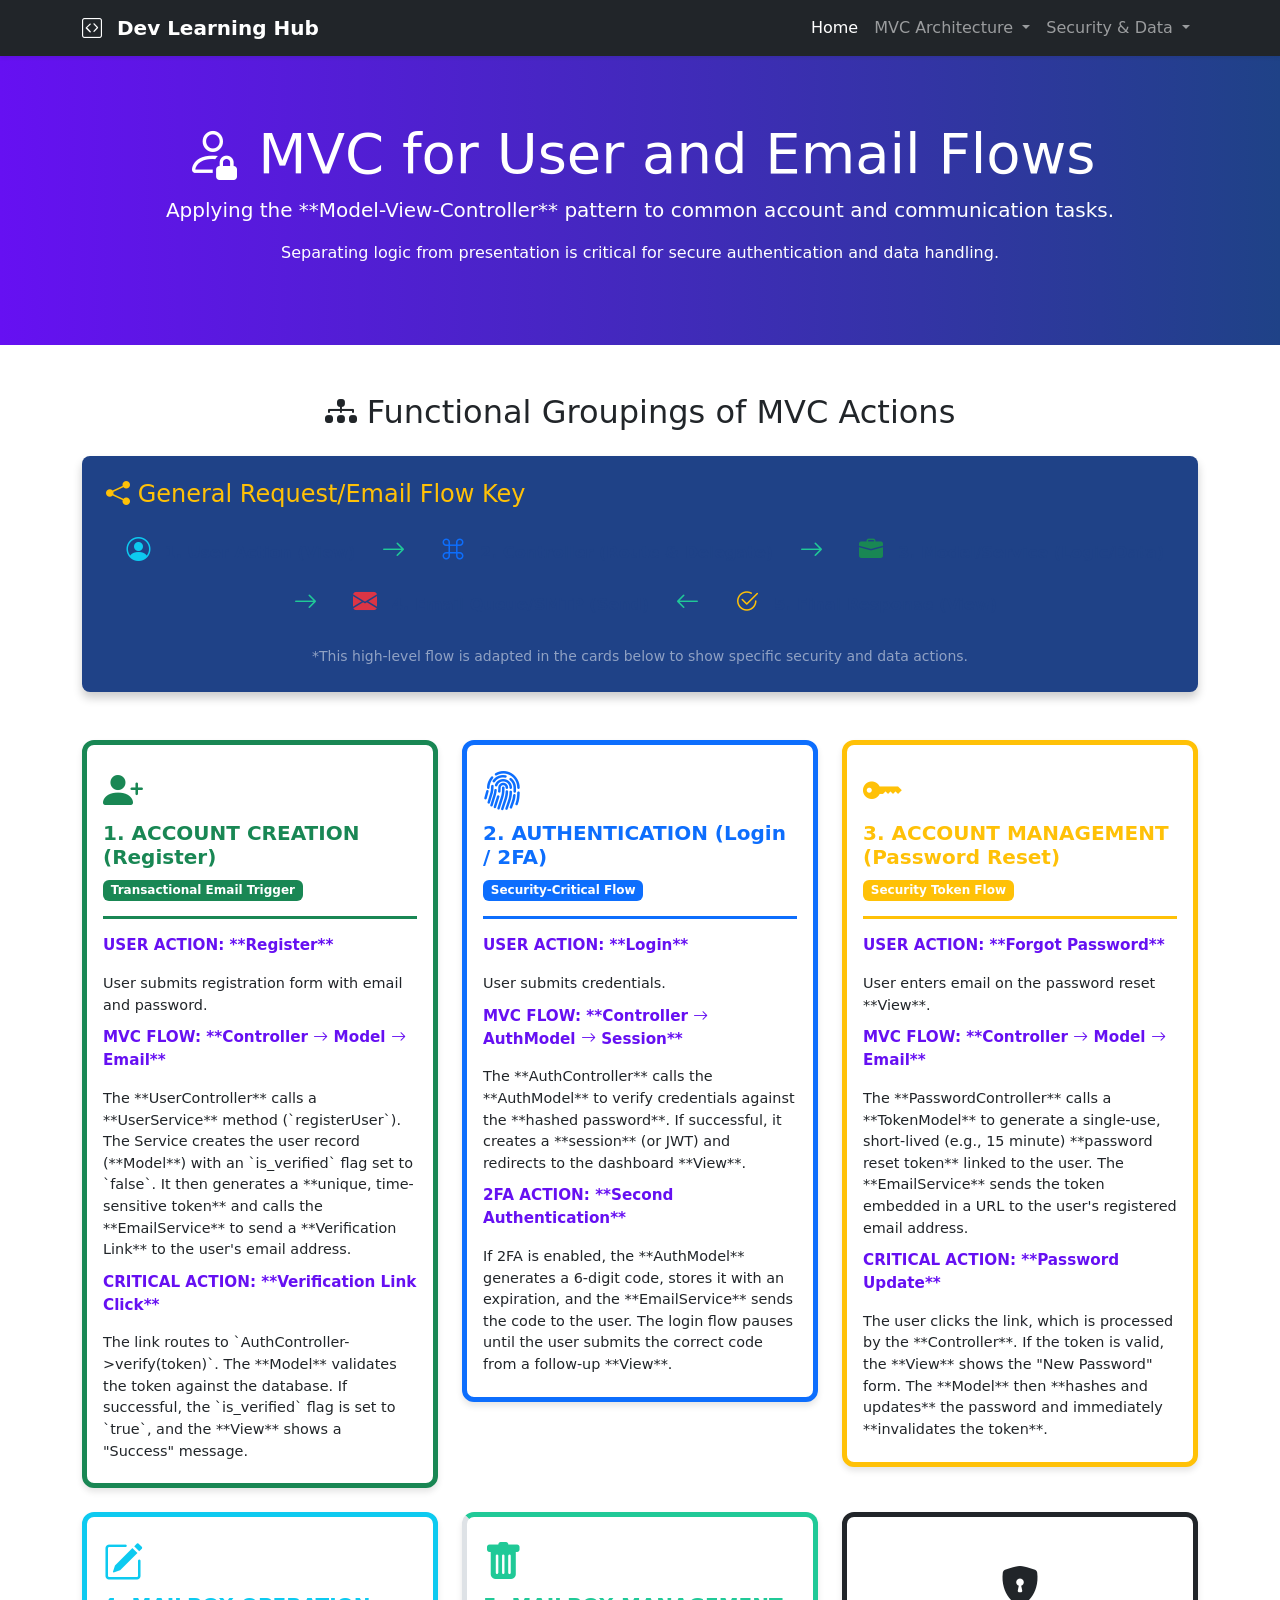
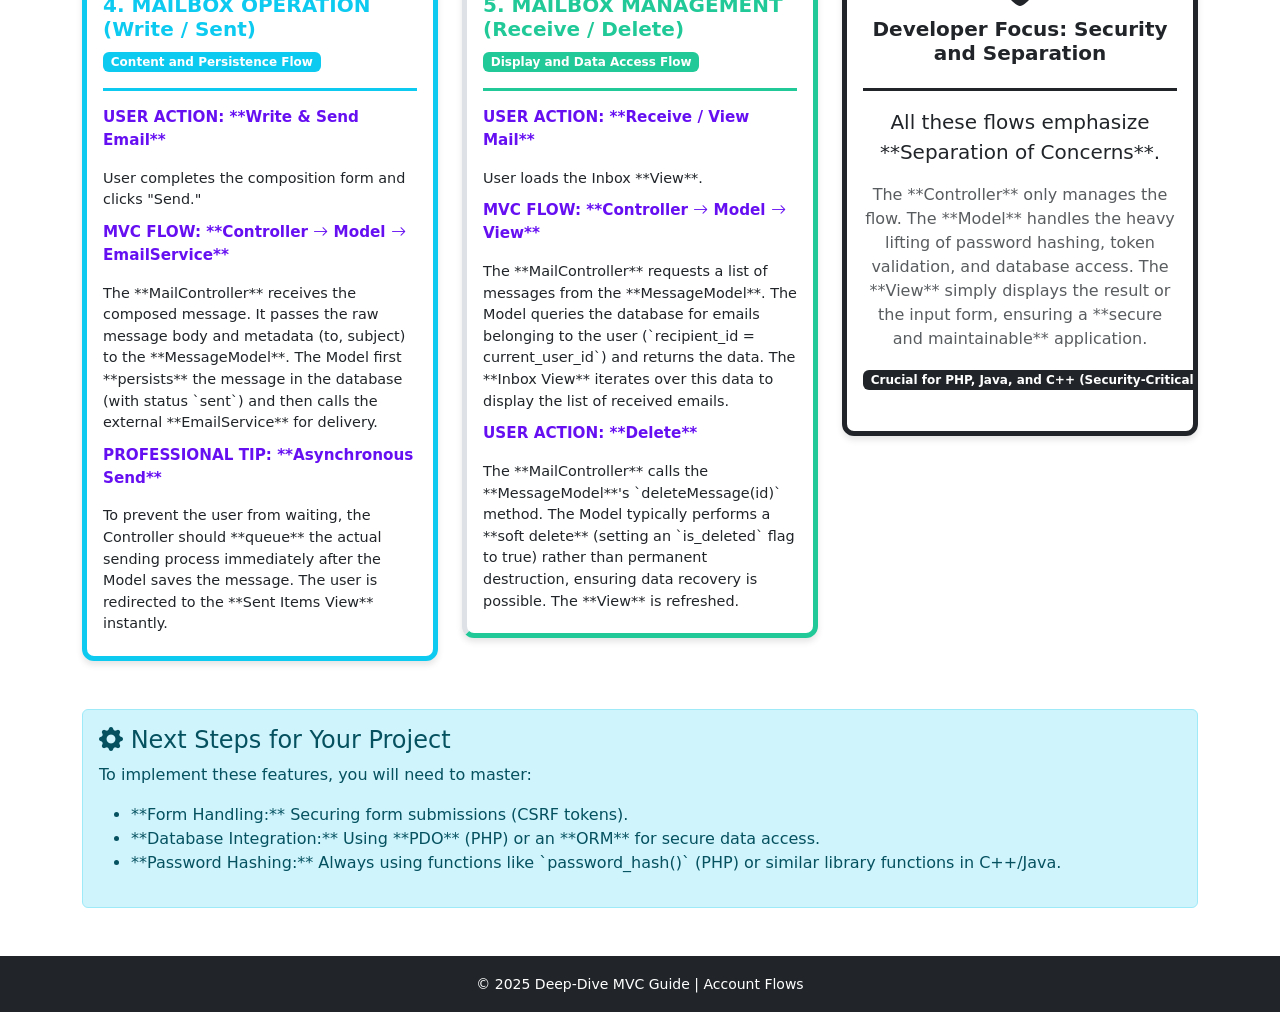
<file: MVC-Learning-notes/reference-account-flows-email.html>
<!DOCTYPE html>
<html lang="en">

<head>
    <meta charset="UTF-8">
    <meta name="viewport" content="width=device-width, initial-scale=1.0">
    <title>Deep Dive: Comprehensive MVC Email Flows (Bootstrap 5)</title>
    <link href="https://cdn.jsdelivr.net/npm/bootstrap@5.3.3/dist/css/bootstrap.min.css" rel="stylesheet"
        integrity="sha384-QWTKZyjpPEjISv5WaRU9OFeRpok6YctnYmDr5pNlyT2bRjXh0JMhjY6hW+ALEwIH" crossorigin="anonymous">
    <link rel="stylesheet" href="https://cdn.jsdelivr.net/npm/bootstrap-icons@1.11.3/font/bootstrap-icons.min.css">

    <link rel="stylesheet" href="css/style.css">
</head>

<body>
    <!-- 
        1. THE NAVBAR (Global Navigation) 
        This will appear on all your pages for easy switching.
    -->
    <nav class="navbar navbar-expand-lg navbar-dark bg-dark shadow-sm">
        <div class="container">
            <!-- UPDATED Brand Name -->
            <a class="navbar-brand fw-bold" href="index.html">
                <i class="bi bi-code-square me-2"></i> Dev Learning Hub
            </a>
            <button class="navbar-toggler" type="button" data-bs-toggle="collapse" data-bs-target="#navbarNav"
                aria-controls="navbarNav" aria-expanded="false" aria-label="Toggle navigation">
                <span class="navbar-toggler-icon"></span>
            </button>
            <div class="collapse navbar-collapse" id="navbarNav">
                <ul class="navbar-nav ms-auto">
                    <!-- Home Page -->
                    <li class="nav-item">
                        <a class="nav-link active" aria-current="page" href="index.html">Home</a>
                    </li>
                    <!-- MVC Deep Dive Pages -->
                    <li class="nav-item dropdown">
                        <a class="nav-link dropdown-toggle" href="#" id="navbarDropdownMVC" role="button"
                            data-bs-toggle="dropdown" aria-expanded="false">
                            MVC Architecture
                        </a>
                        <ul class="dropdown-menu" aria-labelledby="navbarDropdownMVC">
                            <!-- UPDATED LINKS -->
                            <li><a class="dropdown-item" href="reference-mvc-theory.html">7-Stage MVC Theory</a></li>
                            <li><a class="dropdown-item" href="guide-mvc-code-flow.html">MVC Code Example</a></li>
                            <li><a class="dropdown-item" href="guide-fetch-api.html">AJAX/Fetch API Bridge</a></li>
                            <li><a class="dropdown-item" href="reference-account-flows-email.html">Comprehensive Email
                                    Flows</a></li>
                        </ul>
                    </li>
                    <!-- Security/Data Pages -->
                    <li class="nav-item dropdown">
                        <a class="nav-link dropdown-toggle" href="#" id="navbarDropdownSecurity" role="button"
                            data-bs-toggle="dropdown" aria-expanded="false">
                            Security & Data
                        </a>
                        <ul class="dropdown-menu" aria-labelledby="navbarDropdownSecurity">
                            <!-- UPDATED LINKS -->
                            <li><a class="dropdown-item" href="guide-pdo-security.html">Secure PDO Statements</a></li>
                            <li><a class="dropdown-item" href="reference-sql-schema.html">SQL Schema Deep Dive</a></li>
                        </ul>
                    </li>
                    <!-- REMOVED redundant 'learning_homepage.html' link -->
                </ul>
            </div>
        </div>
    </nav>

    <header class="container-fluid jumbotron-custom text-center">
        <div class="container">
            <h1 class="display-4"><i class="bi bi-person-lock"></i> MVC for User and Email Flows</h1>
            <p class="lead">Applying the **Model-View-Controller** pattern to common account and communication tasks.
            </p>
            <p class="font-italic">Separating logic from presentation is critical for secure authentication and data
                handling.</p>
        </div>
    </header>

    <div class="container my-5">
        <h2 class="text-center mb-4 text-dark"><i class="bi bi-diagram-3-fill"></i> Functional Groupings of MVC Actions
        </h2>

        <div class="row">
            <div class="col-12">
                <div class="flow-key-card">
                    <h4 class="mb-3"><i class="bi bi-share-fill"></i> General Request/Email Flow Key</h4>
                    <div class="d-flex justify-content-center align-items-center flex-wrap text-center">
                        <div class="p-2">
                            <i class="bi bi-person-circle flow-arrow text-info"></i>
                            <span class="flow-stage">1. User Action (View)</span>
                        </div>
                        <div class="p-2">
                            <i class="bi bi-arrow-right flow-arrow"></i>
                        </div>
                        <div class="p-2">
                            <i class="bi bi-command flow-arrow text-primary"></i>
                            <span class="flow-stage">2. Controller (Route & Delegate)</span>
                        </div>
                        <div class="p-2">
                            <i class="bi bi-arrow-right flow-arrow"></i>
                        </div>
                        <div class="p-2">
                            <i class="bi bi-briefcase-fill flow-arrow text-success"></i>
                            <span class="flow-stage">3. Model/Service (Logic/Data)</span>
                        </div>
                        <div class="p-2">
                            <i class="bi bi-arrow-right flow-arrow"></i>
                        </div>
                        <div class="p-2">
                            <i class="bi bi-envelope-fill flow-arrow text-danger"></i>
                            <span class="flow-stage">4. Email Queue/SMTP (Send)</span>
                        </div>
                        <div class="p-2">
                            <i class="bi bi-arrow-left flow-arrow"></i>
                        </div>
                        <div class="p-2">
                            <i class="bi bi-check2-circle flow-arrow text-warning"></i>
                            <span class="flow-stage">5. Final Response (View)</span>
                        </div>
                    </div>
                    <p class="mt-3 mb-0 text-center"><small class="text-white-50">*This high-level flow is adapted in
                            the cards below to show specific security and data actions.</small></p>
                </div>
            </div>
        </div>
        <div class="row row-cols-1 row-cols-md-2 row-cols-lg-3 g-4">

            <div class="col">
                <div class="card step-card border-start border-5 border-success">
                    <div class="card-body">
                        <div class="step-header text-success">
                            <span class="step-icon text-success"><i class="bi bi-person-plus-fill"></i></span>
                            <h5 class="card-title fw-bold">1. ACCOUNT CREATION (Register)</h5>
                            <span class="badge bg-success">Transactional Email Trigger</span>
                        </div>
                        <div class="step-content">
                            <p class="level-header">USER ACTION: **Register**</p>
                            <p class="level-text">User submits registration form with email and password.</p>

                            <p class="level-header">MVC FLOW: **Controller <i class="bi bi-arrow-right"></i> Model <i
                                    class="bi bi-arrow-right"></i> Email**</p>
                            <p class="level-text">The **UserController** calls a **UserService** method
                                (`registerUser`). The Service creates the user record (**Model**) with an `is_verified`
                                flag set to `false`. It then generates a **unique, time-sensitive token** and calls the
                                **EmailService** to send a **Verification Link** to the user's email address.</p>

                            <p class="level-header">CRITICAL ACTION: **Verification Link Click**</p>
                            <p class="level-text">The link routes to `AuthController->verify(token)`. The **Model**
                                validates the token against the database. If successful, the `is_verified` flag is set
                                to `true`, and the **View** shows a "Success" message.</p>
                        </div>
                    </div>
                </div>
            </div>

            <div class="col">
                <div class="card step-card border-start border-5 border-primary">
                    <div class="card-body">
                        <div class="step-header text-primary">
                            <span class="step-icon text-primary"><i class="bi bi-fingerprint"></i></span>
                            <h5 class="card-title fw-bold">2. AUTHENTICATION (Login / 2FA)</h5>
                            <span class="badge bg-primary">Security-Critical Flow</span>
                        </div>
                        <div class="step-content">
                            <p class="level-header">USER ACTION: **Login**</p>
                            <p class="level-text">User submits credentials.</p>

                            <p class="level-header">MVC FLOW: **Controller <i class="bi bi-arrow-right"></i> AuthModel
                                <i class="bi bi-arrow-right"></i> Session**
                            </p>
                            <p class="level-text">The **AuthController** calls the **AuthModel** to verify credentials
                                against the **hashed password**. If successful, it creates a **session** (or JWT) and
                                redirects to the dashboard **View**.</p>

                            <p class="level-header">2FA ACTION: **Second Authentication**</p>
                            <p class="level-text">If 2FA is enabled, the **AuthModel** generates a 6-digit code, stores
                                it with an expiration, and the **EmailService** sends the code to the user. The login
                                flow pauses until the user submits the correct code from a follow-up **View**.</p>
                        </div>
                    </div>
                </div>
            </div>

            <div class="col">
                <div class="card step-card border-start border-5 border-warning">
                    <div class="card-body">
                        <div class="step-header text-warning">
                            <span class="step-icon text-warning"><i class="bi bi-key-fill"></i></span>
                            <h5 class="card-title fw-bold">3. ACCOUNT MANAGEMENT (Password Reset)</h5>
                            <span class="badge bg-warning">Security Token Flow</span>
                        </div>
                        <div class="step-content">
                            <p class="level-header">USER ACTION: **Forgot Password**</p>
                            <p class="level-text">User enters email on the password reset **View**.</p>

                            <p class="level-header">MVC FLOW: **Controller <i class="bi bi-arrow-right"></i> Model <i
                                    class="bi bi-arrow-right"></i> Email**</p>
                            <p class="level-text">The **PasswordController** calls a **TokenModel** to generate a
                                single-use, short-lived (e.g., 15 minute) **password reset token** linked to the user.
                                The **EmailService** sends the token embedded in a URL to the user's registered email
                                address.</p>

                            <p class="level-header">CRITICAL ACTION: **Password Update**</p>
                            <p class="level-text">The user clicks the link, which is processed by the **Controller**. If
                                the token is valid, the **View** shows the "New Password" form. The **Model** then
                                **hashes and updates** the password and immediately **invalidates the token**.</p>
                        </div>
                    </div>
                </div>
            </div>

            <div class="col">
                <div class="card step-card border-start border-5 border-info">
                    <div class="card-body">
                        <div class="step-header text-info">
                            <span class="step-icon text-info"><i class="bi bi-pencil-square"></i></span>
                            <h5 class="card-title fw-bold">4. MAILBOX OPERATION (Write / Sent)</h5>
                            <span class="badge bg-info">Content and Persistence Flow</span>
                        </div>
                        <div class="content-text">
                            <p class="level-header">USER ACTION: **Write & Send Email**</p>
                            <p class="level-text">User completes the composition form and clicks "Send."</p>

                            <p class="level-header">MVC FLOW: **Controller <i class="bi bi-arrow-right"></i> Model <i
                                    class="bi bi-arrow-right"></i> EmailService**</p>
                            <p class="level-text">The **MailController** receives the composed message. It passes the
                                raw message body and metadata (to, subject) to the **MessageModel**. The Model first
                                **persists** the message in the database (with status `sent`) and then calls the
                                external **EmailService** for delivery.</p>

                            <p class="level-header">PROFESSIONAL TIP: **Asynchronous Send**</p>
                            <p class="level-text">To prevent the user from waiting, the Controller should **queue** the
                                actual sending process immediately after the Model saves the message. The user is
                                redirected to the **Sent Items View** instantly.</p>
                        </div>
                    </div>
                </div>
            </div>

            <div class="col">
                <div class="card step-card border-start border-5 border-teal" style="border-color: var(--bs-teal);">
                    <div class="card-body">
                        <div class="step-header text-teal" style="color: var(--bs-teal);">
                            <span class="step-icon" style="color: var(--bs-teal);"><i
                                    class="bi bi-trash-fill"></i></span>
                            <h5 class="card-title fw-bold">5. MAILBOX MANAGEMENT (Receive / Delete)</h5>
                            <span class="badge bg-teal" style="background-color: var(--bs-teal);">Display and Data
                                Access Flow</span>
                        </div>
                        <div class="content-text">
                            <p class="level-header">USER ACTION: **Receive / View Mail**</p>
                            <p class="level-text">User loads the Inbox **View**.</p>

                            <p class="level-header">MVC FLOW: **Controller <i class="bi bi-arrow-right"></i> Model <i
                                    class="bi bi-arrow-right"></i> View**</p>
                            <p class="level-text">The **MailController** requests a list of messages from the
                                **MessageModel**. The Model queries the database for emails belonging to the user
                                (`recipient_id = current_user_id`) and returns the data. The **Inbox View** iterates
                                over this data to display the list of received emails.</p>

                            <p class="level-header">USER ACTION: **Delete**</p>
                            <p class="level-text">The **MailController** calls the **MessageModel**'s
                                `deleteMessage(id)` method. The Model typically performs a **soft delete** (setting an
                                `is_deleted` flag to true) rather than permanent destruction, ensuring data recovery is
                                possible. The **View** is refreshed.</p>
                        </div>
                    </div>
                </div>
            </div>

            <div class="col-12">
                <div class="card step-card border-start border-5 border-dark text-center py-4">
                    <div class="card-body">
                        <div class="step-header text-dark">
                            <span class="step-icon text-dark"><i class="bi bi-shield-lock-fill"></i></span>
                            <h5 class="card-title fw-bold">Developer Focus: Security and Separation</h5>
                        </div>
                        <p class="lead mt-3">All these flows emphasize **Separation of Concerns**.</p>
                        <p class="text-muted">The **Controller** only manages the flow. The **Model** handles the heavy
                            lifting of password hashing, token validation, and database access. The **View** simply
                            displays the result or the input form, ensuring a **secure and maintainable** application.
                        </p>
                        <span class="badge bg-dark">Crucial for PHP, Java, and C++ (Security-Critical Apps)</span>
                    </div>
                </div>
            </div>

        </div>
        <div class="alert alert-info mt-5" role="alert">
            <h4 class="alert-heading"><i class="bi bi-gear-fill"></i> Next Steps for Your Project</h4>
            <p>To implement these features, you will need to master:</p>
            <ul>
                <li>**Form Handling:** Securing form submissions (CSRF tokens).</li>
                <li>**Database Integration:** Using **PDO** (PHP) or an **ORM** for secure data access.</li>
                <li>**Password Hashing:** Always using functions like `password_hash()` (PHP) or similar library
                    functions in C++/Java.</li>
            </ul>
        </div>

    </div>
    <footer class="bg-dark text-white text-center py-3 mt-5">
        <div class="container">
            <p class="mb-0"><small>&copy; 2025 Deep-Dive MVC Guide | Account Flows</small></p>
        </div>
    </footer>

    <script src="https://cdn.jsdelivr.net/npm/bootstrap@5.3.3/dist/js/bootstrap.bundle.min.js"
        integrity="sha384-YvpcrYf0tY3lHB60NNkmXc5s9fDVZLESaAA55NDzOxhy9GkcIdslK1eN7N6jIeHz"
        crossorigin="anonymous"></script>
</body>

</html>
</file>
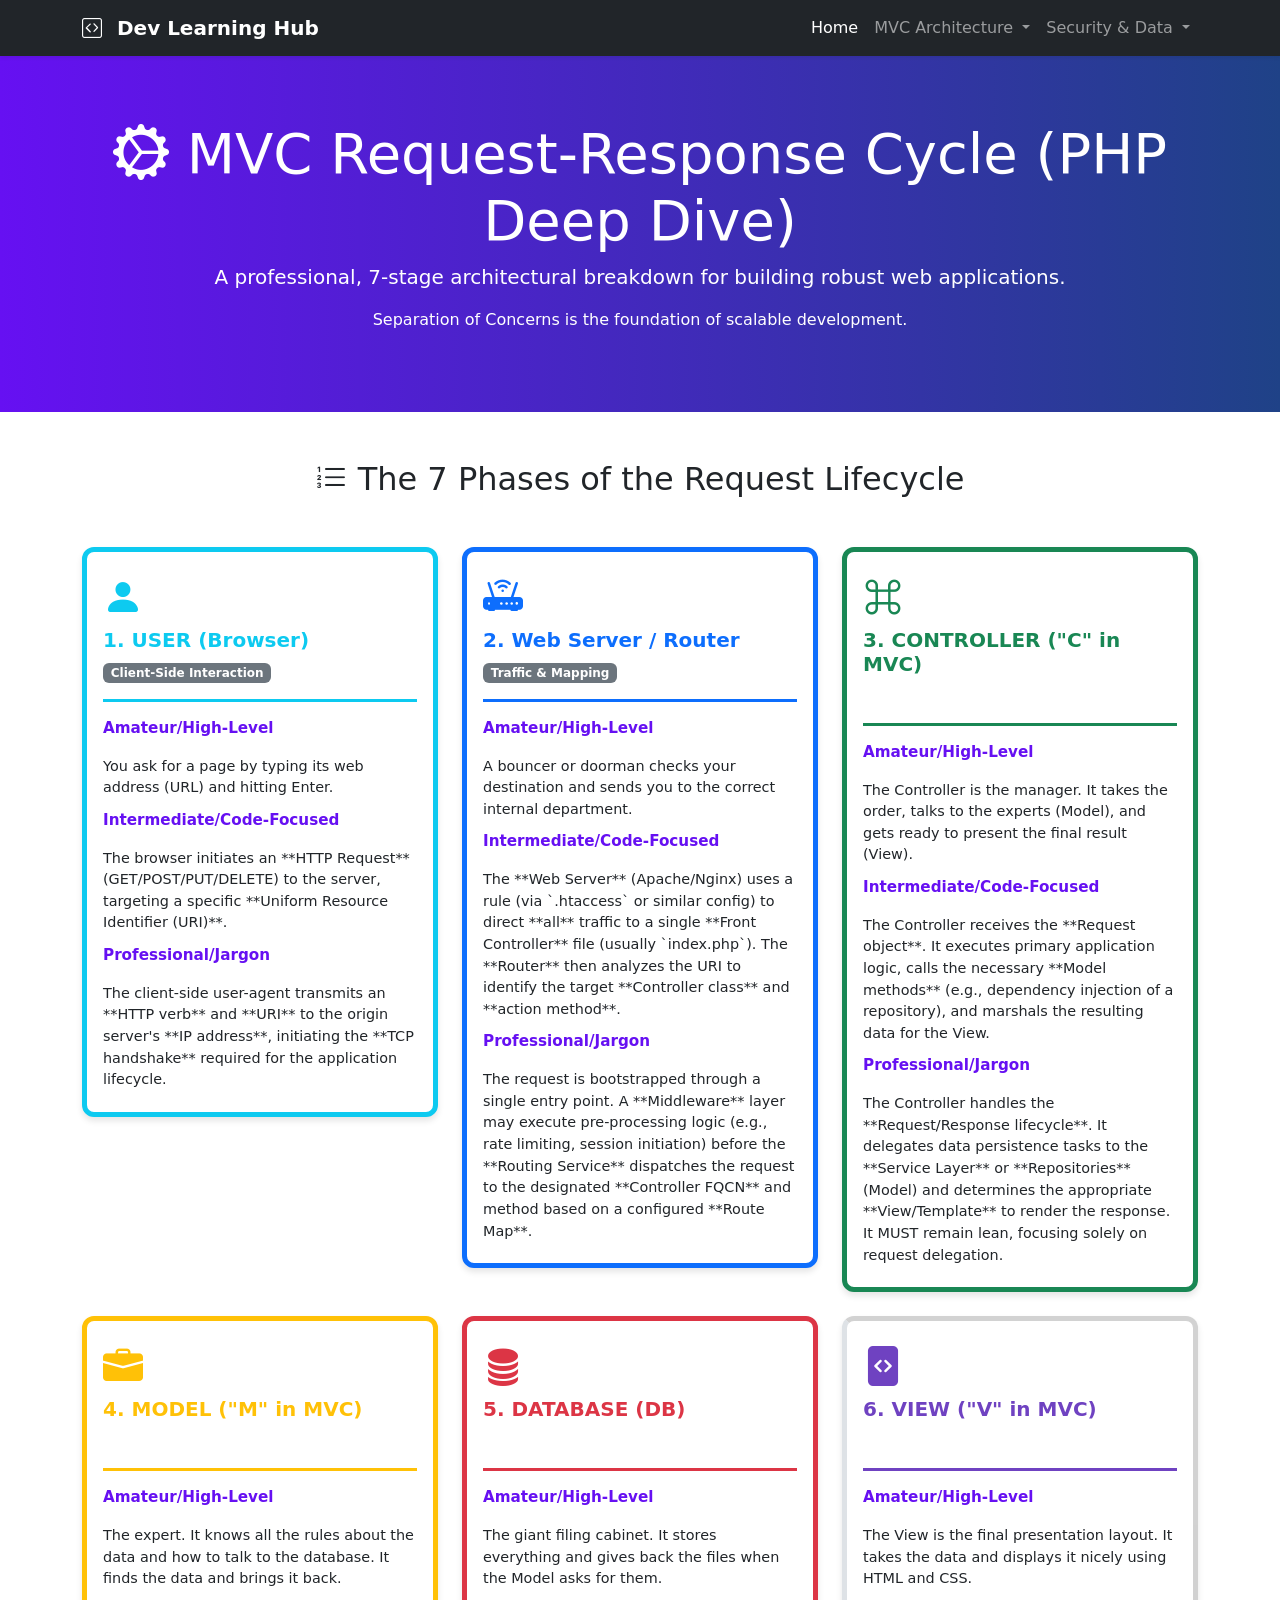
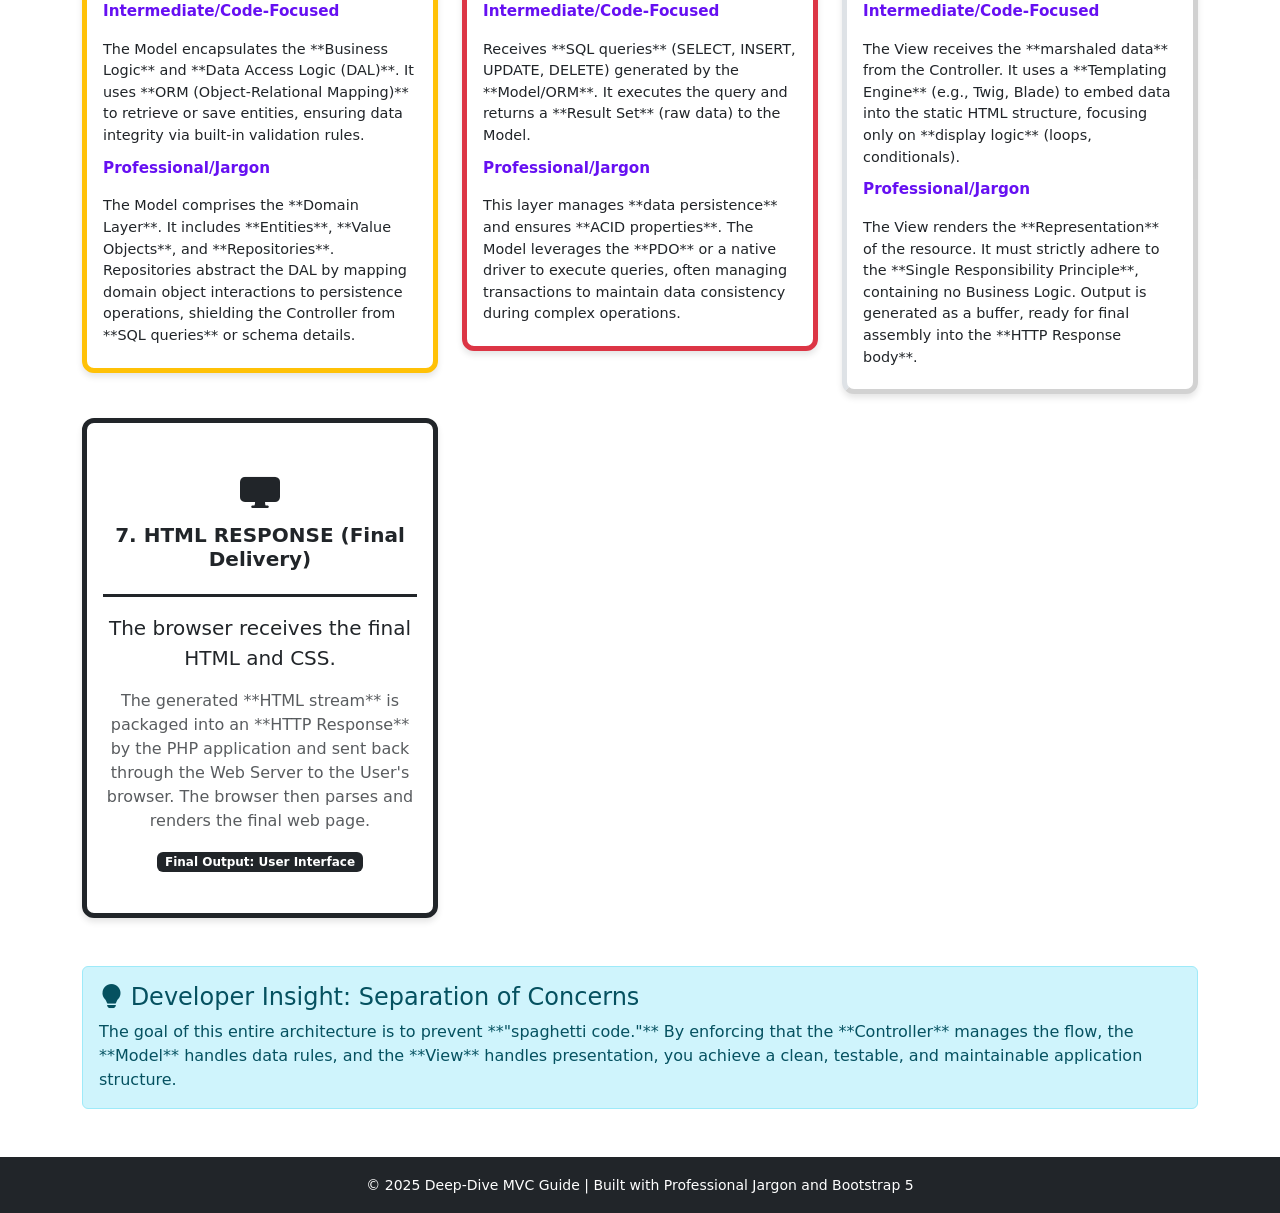
<file: MVC-Learning-notes/reference-mvc-theory.html>
<!DOCTYPE html>
<html lang="en">

<head>
    <meta charset="UTF-8">
    <meta name="viewport" content="width=device-width, initial-scale=1.0">
    <title>Deep Dive: 7-Stage MVC Request Cycle (Bootstrap 5)</title>
    <link href="https://cdn.jsdelivr.net/npm/bootstrap@5.3.3/dist/css/bootstrap.min.css" rel="stylesheet"
        integrity="sha384-QWTKZyjpPEjISv5WaRU9OFeRpok6YctnYmDr5pNlyT2bRjXh0JMhjY6hW+ALEwIH" crossorigin="anonymous">
    <link rel="stylesheet" href="https://cdn.jsdelivr.net/npm/bootstrap-icons@1.11.3/font/bootstrap-icons.min.css">

    <link rel="stylesheet" href="css/style.css">
</head>

<body>
    <!-- 
        1. THE NAVBAR (Global Navigation) 
        This will appear on all your pages for easy switching.
    -->
    <nav class="navbar navbar-expand-lg navbar-dark bg-dark shadow-sm">
        <div class="container">
            <!-- UPDATED Brand Name -->
            <a class="navbar-brand fw-bold" href="index.html">
                <i class="bi bi-code-square me-2"></i> Dev Learning Hub
            </a>
            <button class="navbar-toggler" type="button" data-bs-toggle="collapse" data-bs-target="#navbarNav"
                aria-controls="navbarNav" aria-expanded="false" aria-label="Toggle navigation">
                <span class="navbar-toggler-icon"></span>
            </button>
            <div class="collapse navbar-collapse" id="navbarNav">
                <ul class="navbar-nav ms-auto">
                    <!-- Home Page -->
                    <li class="nav-item">
                        <a class="nav-link active" aria-current="page" href="index.html">Home</a>
                    </li>
                    <!-- MVC Deep Dive Pages -->
                    <li class="nav-item dropdown">
                        <a class="nav-link dropdown-toggle" href="#" id="navbarDropdownMVC" role="button"
                            data-bs-toggle="dropdown" aria-expanded="false">
                            MVC Architecture
                        </a>
                        <ul class="dropdown-menu" aria-labelledby="navbarDropdownMVC">
                            <!-- UPDATED LINKS -->
                            <li><a class="dropdown-item" href="reference-mvc-theory.html">7-Stage MVC Theory</a></li>
                            <li><a class="dropdown-item" href="guide-mvc-code-flow.html">MVC Code Example</a></li>
                            <li><a class="dropdown-item" href="guide-fetch-api.html">AJAX/Fetch API Bridge</a></li>
                            <li><a class="dropdown-item" href="reference-account-flows-email.html">Comprehensive Email
                                    Flows</a></li>
                        </ul>
                    </li>
                    <!-- Security/Data Pages -->
                    <li class="nav-item dropdown">
                        <a class="nav-link dropdown-toggle" href="#" id="navbarDropdownSecurity" role="button"
                            data-bs-toggle="dropdown" aria-expanded="false">
                            Security & Data
                        </a>
                        <ul class="dropdown-menu" aria-labelledby="navbarDropdownSecurity">
                            <!-- UPDATED LINKS -->
                            <li><a class="dropdown-item" href="guide-pdo-security.html">Secure PDO Statements</a></li>
                            <li><a class="dropdown-item" href="reference-sql-schema.html">SQL Schema Deep Dive</a></li>
                        </ul>
                    </li>
                    <!-- REMOVED redundant 'learning_homepage.html' link -->
                </ul>
            </div>
        </div>
    </nav>

    <header class="container-fluid jumbotron-custom text-center">
        <div class="container">
            <h1 class="display-4"><i class="bi bi-gear-wide-connected"></i> MVC Request-Response Cycle (PHP Deep Dive)
            </h1>
            <p class="lead">A professional, 7-stage architectural breakdown for building robust web applications.</p>
            <p class="font-italic">Separation of Concerns is the foundation of scalable development.</p>
        </div>
    </header>

    <div class="container my-5">
        <h2 class="text-center mb-5 text-dark"><i class="bi bi-list-ol"></i> The 7 Phases of the Request Lifecycle</h2>

        <div class="row row-cols-1 row-cols-md-2 row-cols-lg-3 g-4">

            <div class="col">
                <div class="card step-card border-start border-5 border-info">
                    <div class="card-body">
                        <div class="step-header text-info">
                            <span class="step-icon text-info"><i class="bi bi-person-fill"></i></span>
                            <h5 class="card-title fw-bold">1. USER (Browser)</h5>
                            <span class="badge bg-secondary">Client-Side Interaction</span>
                        </div>
                        <div class="step-content">
                            <p class="level-header">Amateur/High-Level</p>
                            <p class="level-text">You ask for a page by typing its web address (URL) and hitting Enter.
                            </p>

                            <p class="level-header">Intermediate/Code-Focused</p>
                            <p class="level-text">The browser initiates an **HTTP Request** (GET/POST/PUT/DELETE) to the
                                server, targeting a specific **Uniform Resource Identifier (URI)**.</p>

                            <p class="level-header">Professional/Jargon</p>
                            <p class="level-text">The client-side user-agent transmits an **HTTP verb** and **URI** to
                                the origin server's **IP address**, initiating the **TCP handshake** required for the
                                application lifecycle.</p>
                        </div>
                    </div>
                </div>
            </div>

            <div class="col">
                <div class="card step-card border-start border-5 border-primary">
                    <div class="card-body">
                        <div class="step-header text-primary">
                            <span class="step-icon text-primary"><i class="bi bi-router-fill"></i></span>
                            <h5 class="card-title fw-bold">2. Web Server / Router</h5>
                            <span class="badge bg-secondary">Traffic & Mapping</span>
                        </div>
                        <div class="step-content">
                            <p class="level-header">Amateur/High-Level</p>
                            <p class="level-text">A bouncer or doorman checks your destination and sends you to the
                                correct internal department.</p>

                            <p class="level-header">Intermediate/Code-Focused</p>
                            <p class="level-text">The **Web Server** (Apache/Nginx) uses a rule (via `.htaccess` or
                                similar config) to direct **all** traffic to a single **Front Controller** file (usually
                                `index.php`). The **Router** then analyzes the URI to identify the target **Controller
                                class** and **action method**.</p>

                            <p class="level-header">Professional/Jargon</p>
                            <p class="level-text">The request is bootstrapped through a single entry point. A
                                **Middleware** layer may execute pre-processing logic (e.g., rate limiting, session
                                initiation) before the **Routing Service** dispatches the request to the designated
                                **Controller FQCN** and method based on a configured **Route Map**.</p>
                        </div>
                    </div>
                </div>
            </div>

            <div class="col">
                <div class="card step-card border-start border-5 border-success">
                    <div class="card-body">
                        <div class="step-header text-success">
                            <span class="step-icon text-success"><i class="bi bi-command"></i></span>
                            <h5 class="card-title fw-bold">3. CONTROLLER ("C" in MVC)</h5>
                            <span class="badge bg-jargon">Coordination Layer</span>
                        </div>
                        <div class="step-content">
                            <p class="level-header">Amateur/High-Level</p>
                            <p class="level-text">The Controller is the manager. It takes the order, talks to the
                                experts (Model), and gets ready to present the final result (View).</p>

                            <p class="level-header">Intermediate/Code-Focused</p>
                            <p class="level-text">The Controller receives the **Request object**. It executes primary
                                application logic, calls the necessary **Model methods** (e.g., dependency injection of
                                a repository), and marshals the resulting data for the View.</p>

                            <p class="level-header">Professional/Jargon</p>
                            <p class="level-text">The Controller handles the **Request/Response lifecycle**. It
                                delegates data persistence tasks to the **Service Layer** or **Repositories** (Model)
                                and determines the appropriate **View/Template** to render the response. It MUST remain
                                lean, focusing solely on request delegation.</p>
                        </div>
                    </div>
                </div>
            </div>

            <div class="col">
                <div class="card step-card border-start border-5 border-warning">
                    <div class="card-body">
                        <div class="step-header text-warning">
                            <span class="step-icon text-warning"><i class="bi bi-briefcase-fill"></i></span>
                            <h5 class="card-title fw-bold">4. MODEL ("M" in MVC)</h5>
                            <span class="badge bg-jargon">Business Logic / Domain Layer</span>
                        </div>
                        <div class="step-content">
                            <p class="level-header">Amateur/High-Level</p>
                            <p class="level-text">The expert. It knows all the rules about the data and how to talk to
                                the database. It finds the data and brings it back.</p>

                            <p class="level-header">Intermediate/Code-Focused</p>
                            <p class="level-text">The Model encapsulates the **Business Logic** and **Data Access Logic
                                (DAL)**. It uses **ORM (Object-Relational Mapping)** to retrieve or save entities,
                                ensuring data integrity via built-in validation rules.</p>

                            <p class="level-header">Professional/Jargon</p>
                            <p class="level-text">The Model comprises the **Domain Layer**. It includes **Entities**,
                                **Value Objects**, and **Repositories**. Repositories abstract the DAL by mapping domain
                                object interactions to persistence operations, shielding the Controller from **SQL
                                queries** or schema details.</p>
                        </div>
                    </div>
                </div>
            </div>

            <div class="col">
                <div class="card step-card border-start border-5 border-danger">
                    <div class="card-body">
                        <div class="step-header text-danger">
                            <span class="step-icon text-danger"><i class="bi bi-database-fill"></i></span>
                            <h5 class="card-title fw-bold">5. DATABASE (DB)</h5>
                            <span class="badge bg-jargon">Data Persistence Layer</span>
                        </div>
                        <div class="step-content">
                            <p class="level-header">Amateur/High-Level</p>
                            <p class="level-text">The giant filing cabinet. It stores everything and gives back the
                                files when the Model asks for them.</p>

                            <p class="level-header">Intermediate/Code-Focused</p>
                            <p class="level-text">Receives **SQL queries** (SELECT, INSERT, UPDATE, DELETE) generated by
                                the **Model/ORM**. It executes the query and returns a **Result Set** (raw data) to the
                                Model.</p>

                            <p class="level-header">Professional/Jargon</p>
                            <p class="level-text">This layer manages **data persistence** and ensures **ACID
                                properties**. The Model leverages the **PDO** or a native driver to execute queries,
                                often managing transactions to maintain data consistency during complex operations.</p>
                        </div>
                    </div>
                </div>
            </div>

            <div class="col">
                <div class="card step-card border-start border-5 border-purple">
                    <div class="card-body">
                        <div class="step-header text-purple" style="color: var(--bs-purple);">
                            <span class="step-icon" style="color: var(--bs-purple);"><i
                                    class="bi bi-file-code-fill"></i></span>
                            <h5 class="card-title fw-bold">6. VIEW ("V" in MVC)</h5>
                            <span class="badge bg-jargon">Presentation Layer / Templating</span>
                        </div>
                        <div class="step-content">
                            <p class="level-header">Amateur/High-Level</p>
                            <p class="level-text">The View is the final presentation layout. It takes the data and
                                displays it nicely using HTML and CSS.</p>

                            <p class="level-header">Intermediate/Code-Focused</p>
                            <p class="level-text">The View receives the **marshaled data** from the Controller. It uses
                                a **Templating Engine** (e.g., Twig, Blade) to embed data into the static HTML
                                structure, focusing only on **display logic** (loops, conditionals).</p>

                            <p class="level-header">Professional/Jargon</p>
                            <p class="level-text">The View renders the **Representation** of the resource. It must
                                strictly adhere to the **Single Responsibility Principle**, containing no Business
                                Logic. Output is generated as a buffer, ready for final assembly into the **HTTP
                                Response body**.</p>
                        </div>
                    </div>
                </div>
            </div>

            <div class="col-12">
                <div class="card step-card border-start border-5 border-dark text-center py-4">
                    <div class="card-body">
                        <div class="step-header text-dark">
                            <span class="step-icon text-dark"><i class="bi bi-display-fill"></i></span>
                            <h5 class="card-title fw-bold">7. HTML RESPONSE (Final Delivery)</h5>
                        </div>
                        <p class="lead mt-3">The browser receives the final HTML and CSS.</p>
                        <p class="text-muted">The generated **HTML stream** is packaged into an **HTTP Response** by the
                            PHP application and sent back through the Web Server to the User's browser. The browser then
                            parses and renders the final web page.</p>
                        <span class="badge bg-dark">Final Output: User Interface</span>
                    </div>
                </div>
            </div>

        </div>
        <div class="alert alert-info mt-5" role="alert">
            <h4 class="alert-heading"><i class="bi bi-lightbulb-fill"></i> Developer Insight: Separation of Concerns
            </h4>
            <p class="mb-0">The goal of this entire architecture is to prevent **"spaghetti code."** By enforcing that
                the **Controller** manages the flow, the **Model** handles data rules, and the **View** handles
                presentation, you achieve a clean, testable, and maintainable application structure.</p>
        </div>

    </div>
    <footer class="bg-dark text-white text-center py-3 mt-5">
        <div class="container">
            <p class="mb-0"><small>&copy; 2025 Deep-Dive MVC Guide | Built with Professional Jargon and Bootstrap
                    5</small></p>
        </div>
    </footer>

    <script src="https://cdn.jsdelivr.net/npm/bootstrap@5.3.3/dist/js/bootstrap.bundle.min.js"
        integrity="sha384-YvpcrYf0tY3lHB60NNkmXc5s9fDVZLESaAA55NDzOxhy9GkcIdslK1eN7N6jIeHz"
        crossorigin="anonymous"></script>
</body>

</html>
</file>
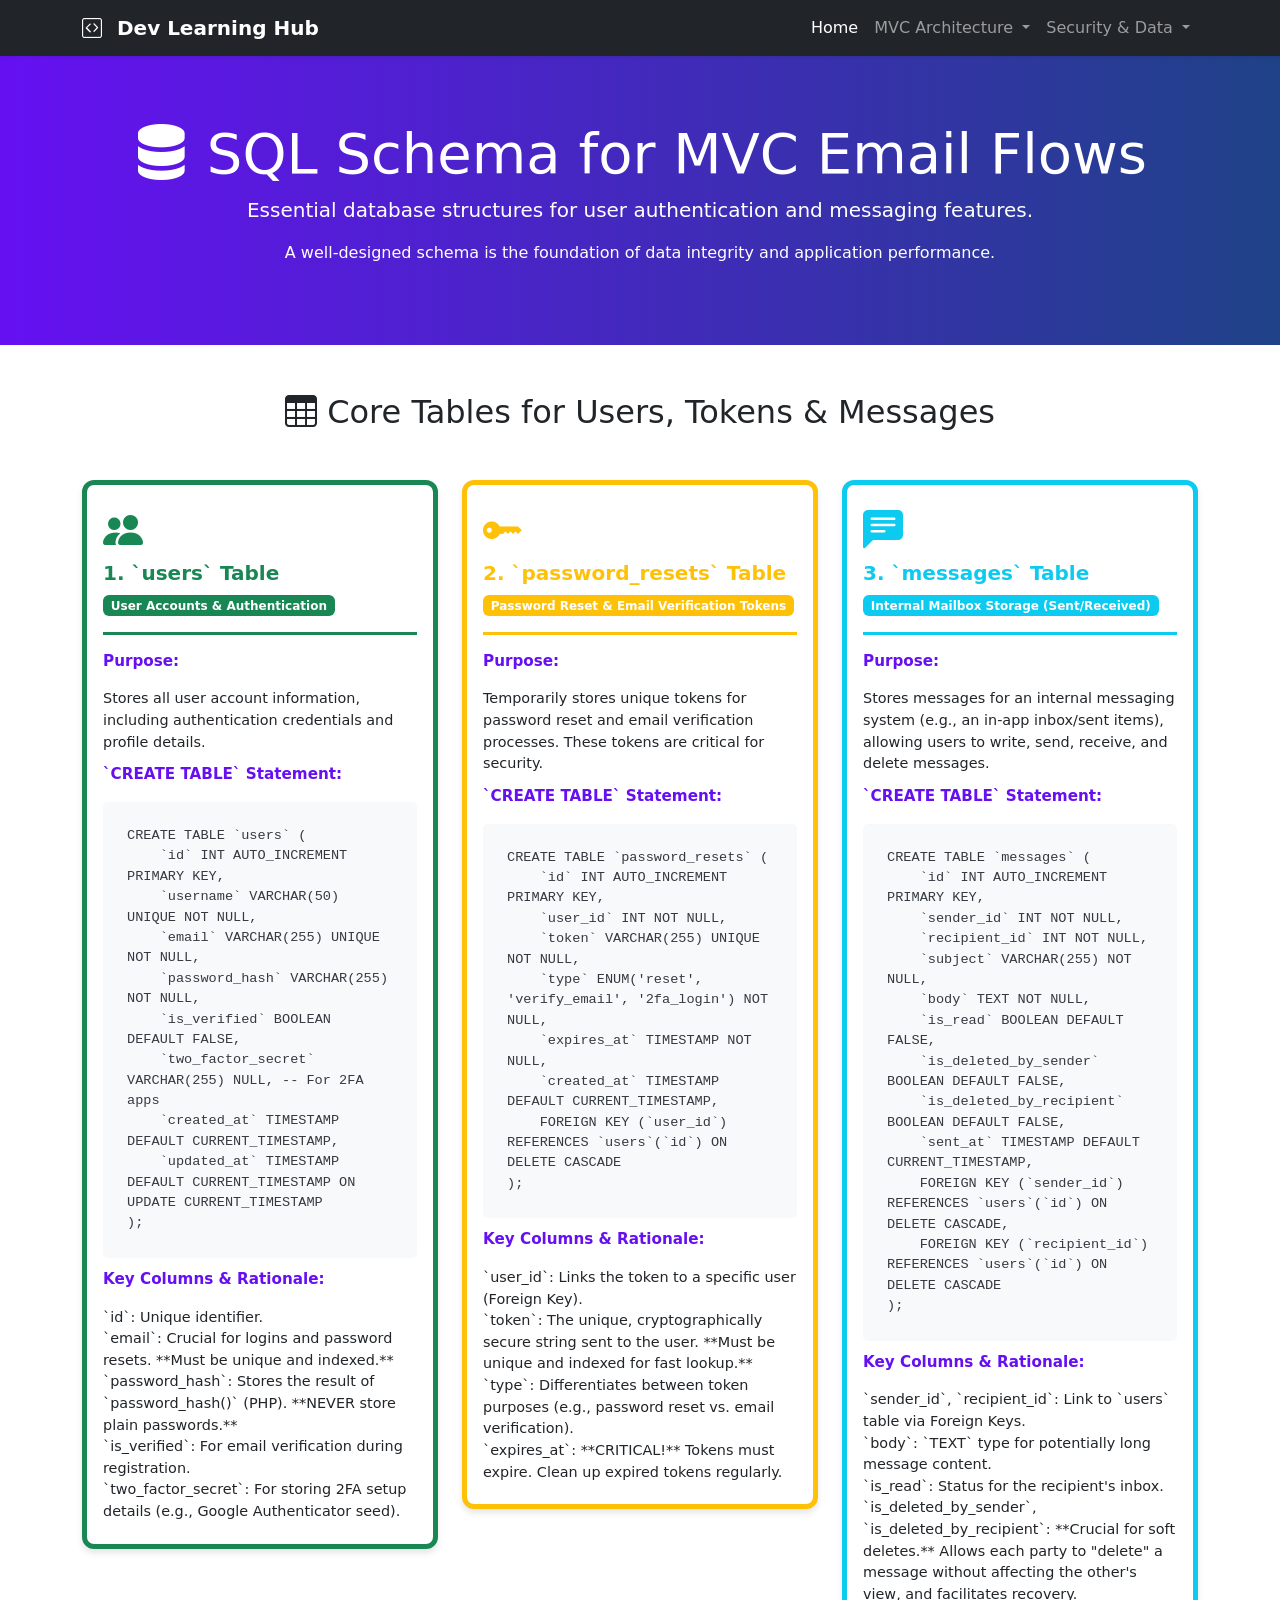
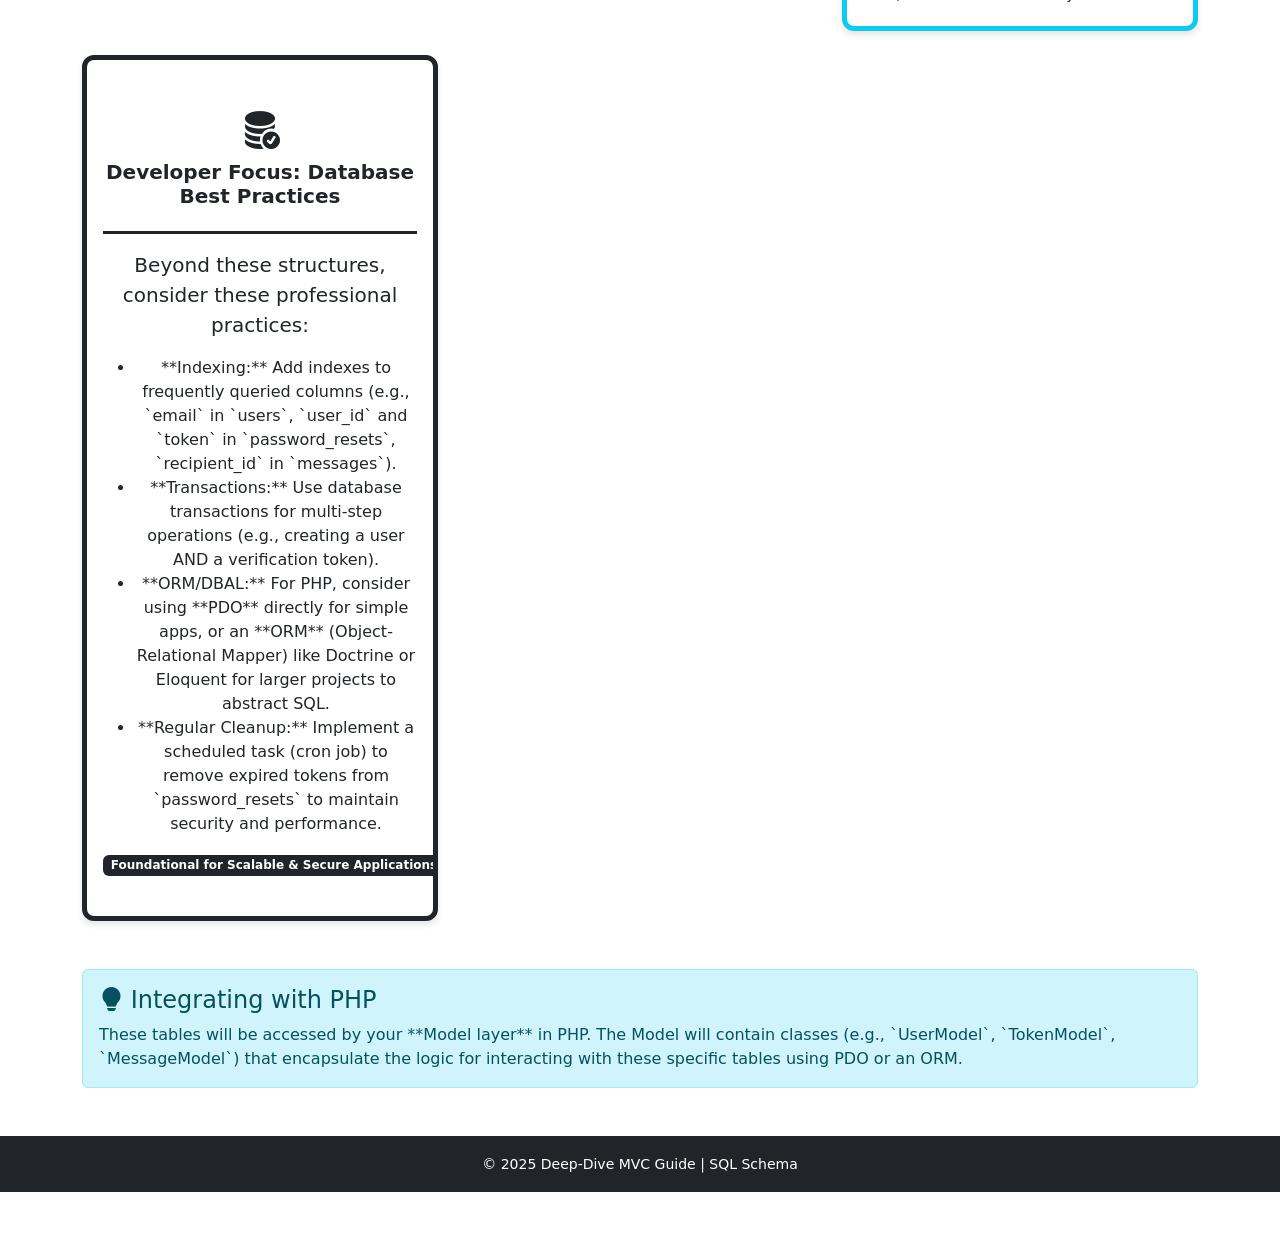
<file: MVC-Learning-notes/reference-sql-schema.html>
<!DOCTYPE html>
<html lang="en">

<head>
    <meta charset="UTF-8">
    <meta name="viewport" content="width=device-width, initial-scale=1.0">
    <title>Deep Dive: SQL Schema for MVC Email Flows (Bootstrap 5)</title>
    <link href="https://cdn.jsdelivr.net/npm/bootstrap@5.3.3/dist/css/bootstrap.min.css" rel="stylesheet"
        integrity="sha384-QWTKZyjpPEjISv5WaRU9OFeRpok6YctnYmDr5pNlyT2bRjXh0JMhjY6hW+ALEwIH" crossorigin="anonymous">
    <link rel="stylesheet" href="https://cdn.jsdelivr.net/npm/bootstrap-icons@1.11.3/font/bootstrap-icons.min.css">

    <link rel="stylesheet" href="css/style.css">
</head>

<body>
    <!-- 
        1. THE NAVBAR (Global Navigation) 
        This will appear on all your pages for easy switching.
    -->
    <nav class="navbar navbar-expand-lg navbar-dark bg-dark shadow-sm">
        <div class="container">
            <!-- UPDATED Brand Name -->
            <a class="navbar-brand fw-bold" href="index.html">
                <i class="bi bi-code-square me-2"></i> Dev Learning Hub
            </a>
            <button class="navbar-toggler" type="button" data-bs-toggle="collapse" data-bs-target="#navbarNav"
                aria-controls="navbarNav" aria-expanded="false" aria-label="Toggle navigation">
                <span class="navbar-toggler-icon"></span>
            </button>
            <div class="collapse navbar-collapse" id="navbarNav">
                <ul class="navbar-nav ms-auto">
                    <!-- Home Page -->
                    <li class="nav-item">
                        <a class="nav-link active" aria-current="page" href="index.html">Home</a>
                    </li>
                    <!-- MVC Deep Dive Pages -->
                    <li class="nav-item dropdown">
                        <a class="nav-link dropdown-toggle" href="#" id="navbarDropdownMVC" role="button"
                            data-bs-toggle="dropdown" aria-expanded="false">
                            MVC Architecture
                        </a>
                        <ul class="dropdown-menu" aria-labelledby="navbarDropdownMVC">
                            <!-- UPDATED LINKS -->
                            <li><a class="dropdown-item" href="reference-mvc-theory.html">7-Stage MVC Theory</a></li>
                            <li><a class="dropdown-item" href="guide-mvc-code-flow.html">MVC Code Example</a></li>
                            <li><a class="dropdown-item" href="guide-fetch-api.html">AJAX/Fetch API Bridge</a></li>
                            <li><a class="dropdown-item" href="reference-account-flows-email.html">Comprehensive Email
                                    Flows</a></li>
                        </ul>
                    </li>
                    <!-- Security/Data Pages -->
                    <li class="nav-item dropdown">
                        <a class="nav-link dropdown-toggle" href="#" id="navbarDropdownSecurity" role="button"
                            data-bs-toggle="dropdown" aria-expanded="false">
                            Security & Data
                        </a>
                        <ul class="dropdown-menu" aria-labelledby="navbarDropdownSecurity">
                            <!-- UPDATED LINKS -->
                            <li><a class="dropdown-item" href="guide-pdo-security.html">Secure PDO Statements</a></li>
                            <li><a class="dropdown-item" href="reference-sql-schema.html">SQL Schema Deep Dive</a></li>
                        </ul>
                    </li>
                    <!-- REMOVED redundant 'learning_homepage.html' link -->
                </ul>
            </div>
        </div>
    </nav>

    <header class="container-fluid jumbotron-custom text-center">
        <div class="container">
            <h1 class="display-4"><i class="bi bi-server"></i> SQL Schema for MVC Email Flows</h1>
            <p class="lead">Essential database structures for user authentication and messaging features.</p>
            <p class="font-italic">A well-designed schema is the foundation of data integrity and application
                performance.</p>
        </div>
    </header>

    <div class="container my-5">
        <h2 class="text-center mb-5 text-dark"><i class="bi bi-table"></i> Core Tables for Users, Tokens & Messages</h2>

        <div class="row row-cols-1 row-cols-md-2 row-cols-lg-3 g-4">

            <div class="col">
                <div class="card step-card border-start border-5 border-success">
                    <div class="card-body">
                        <div class="step-header text-success">
                            <span class="step-icon text-success"><i class="bi bi-people-fill"></i></span>
                            <h5 class="card-title fw-bold">1. `users` Table</h5>
                            <span class="badge bg-success">User Accounts & Authentication</span>
                        </div>
                        <div class="step-content">
                            <p class="level-header">Purpose:</p>
                            <p class="level-text">Stores all user account information, including authentication
                                credentials and profile details.</p>

                            <p class="level-header">`CREATE TABLE` Statement:</p>
                            <pre><code>CREATE TABLE `users` (
    `id` INT AUTO_INCREMENT PRIMARY KEY,
    `username` VARCHAR(50) UNIQUE NOT NULL,
    `email` VARCHAR(255) UNIQUE NOT NULL,
    `password_hash` VARCHAR(255) NOT NULL,
    `is_verified` BOOLEAN DEFAULT FALSE,
    `two_factor_secret` VARCHAR(255) NULL, -- For 2FA apps
    `created_at` TIMESTAMP DEFAULT CURRENT_TIMESTAMP,
    `updated_at` TIMESTAMP DEFAULT CURRENT_TIMESTAMP ON UPDATE CURRENT_TIMESTAMP
);</code></pre>

                            <p class="level-header">Key Columns & Rationale:</p>
                            <p class="level-text">`id`: Unique identifier.<br>
                                `email`: Crucial for logins and password resets. **Must be unique and indexed.**<br>
                                `password_hash`: Stores the result of `password_hash()` (PHP). **NEVER store plain
                                passwords.**<br>
                                `is_verified`: For email verification during registration.<br>
                                `two_factor_secret`: For storing 2FA setup details (e.g., Google Authenticator seed).
                            </p>
                        </div>
                    </div>
                </div>
            </div>

            <div class="col">
                <div class="card step-card border-start border-5 border-warning">
                    <div class="card-body">
                        <div class="step-header text-warning">
                            <span class="step-icon text-warning"><i class="bi bi-key-fill"></i></span>
                            <h5 class="card-title fw-bold">2. `password_resets` Table</h5>
                            <span class="badge bg-warning">Password Reset & Email Verification Tokens</span>
                        </div>
                        <div class="step-content">
                            <p class="level-header">Purpose:</p>
                            <p class="level-text">Temporarily stores unique tokens for password reset and email
                                verification processes. These tokens are critical for security.</p>

                            <p class="level-header">`CREATE TABLE` Statement:</p>
                            <pre><code>CREATE TABLE `password_resets` (
    `id` INT AUTO_INCREMENT PRIMARY KEY,
    `user_id` INT NOT NULL,
    `token` VARCHAR(255) UNIQUE NOT NULL,
    `type` ENUM('reset', 'verify_email', '2fa_login') NOT NULL,
    `expires_at` TIMESTAMP NOT NULL,
    `created_at` TIMESTAMP DEFAULT CURRENT_TIMESTAMP,
    FOREIGN KEY (`user_id`) REFERENCES `users`(`id`) ON DELETE CASCADE
);</code></pre>

                            <p class="level-header">Key Columns & Rationale:</p>
                            <p class="level-text">`user_id`: Links the token to a specific user (Foreign Key).<br>
                                `token`: The unique, cryptographically secure string sent to the user. **Must be unique
                                and indexed for fast lookup.**<br>
                                `type`: Differentiates between token purposes (e.g., password reset vs. email
                                verification).<br>
                                `expires_at`: **CRITICAL!** Tokens must expire. Clean up expired tokens regularly.</p>
                        </div>
                    </div>
                </div>
            </div>

            <div class="col">
                <div class="card step-card border-start border-5 border-info">
                    <div class="card-body">
                        <div class="step-header text-info">
                            <span class="step-icon text-info"><i class="bi bi-chat-left-text-fill"></i></span>
                            <h5 class="card-title fw-bold">3. `messages` Table</h5>
                            <span class="badge bg-info">Internal Mailbox Storage (Sent/Received)</span>
                        </div>
                        <div class="step-content">
                            <p class="level-header">Purpose:</p>
                            <p class="level-text">Stores messages for an internal messaging system (e.g., an in-app
                                inbox/sent items), allowing users to write, send, receive, and delete messages.</p>

                            <p class="level-header">`CREATE TABLE` Statement:</p>
                            <pre><code>CREATE TABLE `messages` (
    `id` INT AUTO_INCREMENT PRIMARY KEY,
    `sender_id` INT NOT NULL,
    `recipient_id` INT NOT NULL,
    `subject` VARCHAR(255) NOT NULL,
    `body` TEXT NOT NULL,
    `is_read` BOOLEAN DEFAULT FALSE,
    `is_deleted_by_sender` BOOLEAN DEFAULT FALSE,
    `is_deleted_by_recipient` BOOLEAN DEFAULT FALSE,
    `sent_at` TIMESTAMP DEFAULT CURRENT_TIMESTAMP,
    FOREIGN KEY (`sender_id`) REFERENCES `users`(`id`) ON DELETE CASCADE,
    FOREIGN KEY (`recipient_id`) REFERENCES `users`(`id`) ON DELETE CASCADE
);</code></pre>

                            <p class="level-header">Key Columns & Rationale:</p>
                            <p class="level-text">`sender_id`, `recipient_id`: Link to `users` table via Foreign
                                Keys.<br>
                                `body`: `TEXT` type for potentially long message content.<br>
                                `is_read`: Status for the recipient's inbox.<br>
                                `is_deleted_by_sender`, `is_deleted_by_recipient`: **Crucial for soft deletes.** Allows
                                each party to "delete" a message without affecting the other's view, and facilitates
                                recovery.</p>
                        </div>
                    </div>
                </div>
            </div>

            <div class="col-12">
                <div class="card step-card border-start border-5 border-dark text-center py-4">
                    <div class="card-body">
                        <div class="step-header text-dark">
                            <span class="step-icon text-dark"><i class="bi bi-database-fill-check"></i></span>
                            <h5 class="card-title fw-bold">Developer Focus: Database Best Practices</h5>
                        </div>
                        <p class="lead mt-3">Beyond these structures, consider these professional practices:</p>
                        <ul>
                            <li>**Indexing:** Add indexes to frequently queried columns (e.g., `email` in `users`,
                                `user_id` and `token` in `password_resets`, `recipient_id` in `messages`).</li>
                            <li>**Transactions:** Use database transactions for multi-step operations (e.g., creating a
                                user AND a verification token).</li>
                            <li>**ORM/DBAL:** For PHP, consider using **PDO** directly for simple apps, or an **ORM**
                                (Object-Relational Mapper) like Doctrine or Eloquent for larger projects to abstract
                                SQL.</li>
                            <li>**Regular Cleanup:** Implement a scheduled task (cron job) to remove expired tokens from
                                `password_resets` to maintain security and performance.</li>
                        </ul>
                        <span class="badge bg-dark">Foundational for Scalable & Secure Applications</span>
                    </div>
                </div>
            </div>

        </div>
        <div class="alert alert-info mt-5" role="alert">
            <h4 class="alert-heading"><i class="bi bi-lightbulb-fill"></i> Integrating with PHP</h4>
            <p class="mb-0">These tables will be accessed by your **Model layer** in PHP. The Model will contain classes
                (e.g., `UserModel`, `TokenModel`, `MessageModel`) that encapsulate the logic for interacting with these
                specific tables using PDO or an ORM.</p>
        </div>

    </div>
    <footer class="bg-dark text-white text-center py-3 mt-5">
        <div class="container">
            <p class="mb-0"><small>&copy; 2025 Deep-Dive MVC Guide | SQL Schema</small></p>
        </div>
    </footer>

    <script src="https://cdn.jsdelivr.net/npm/bootstrap@5.3.3/dist/js/bootstrap.bundle.min.js"
        integrity="sha384-YvpcrYf0tY3lHB60NNkmXc5s9fDVZLESaAA55NDzOxhy9GkcIdslK1eN7N6jIeHz"
        crossorigin="anonymous"></script>
</body>

</html>
</file>
<file: MVC-Learning-notes/css/style.css>
/* 1. Root Variables (Merged from all files) */
:root {
    --bs-blue-dark: #1f4287;
    --bs-indigo: #6610f2;
    --bs-purple: #6f42c1;
    --bs-pink: #d63384;
    --bs-red: #dc3545;
    --bs-orange: #fd7e14;
    --bs-yellow: #ffc107;
    --bs-green: #198754;
    --bs-teal: #20c997;
    --bs-gray-dark: #343a40;
    --bs-primary-light: #8d43ff;
}

/* 2. Jumbotron / Header Styles (Standardized) */
.jumbotron-custom {
    /* Standardized on the most common gradient */
    background: linear-gradient(90deg, #6610f2 0%, #1f4287 100%);
    color: white;
    padding: 4rem 2rem;
    margin-bottom: 2rem;
}

/* From index.html - used for its Jumbotron */
.bg-gradient-custom {
    background: linear-gradient(90deg, var(--bs-indigo) 0%, var(--bs-blue-dark) 100%);
    color: white;
}

/* 3. Card Styles (Merged & Standardized) */
.step-card,
.card-custom,
.code-card {
    border-radius: 12px;
    transition: all 0.3s ease;
    box-shadow: 0 4px 6px rgba(0, 0, 0, 0.1);
    overflow: hidden;
    display: flex;
    flex-direction: column;
}

.step-card {
    min-height: 480px;
    /* Standardized min-height for card consistency */
    justify-content: flex-start;
}

.card-custom {
    box-shadow: 0 4px 10px rgba(0, 0, 0, 0.05);
    min-height: 100%;
}

.step-card:hover,
.card-custom:hover,
.code-card:hover {
    transform: translateY(-5px);
    box-shadow: 0 8px 12px rgba(0, 0, 0, 0.15);
}

.card-link {
    transition: transform 0.2s, box-shadow 0.2s;
    border-left: 5px solid var(--bs-indigo);
}

.card-link:hover {
    transform: translateY(-2px);
    box-shadow: 0 0.5rem 1rem rgba(0, 0, 0, 0.15) !important;
    border-color: var(--bs-blue-dark);
}

/* 4. Card Content Styles (Merged) */
.step-icon {
    font-size: 2.5rem;
    margin-bottom: 10px;
}

.step-header {
    border-bottom: 3px solid;
    padding-bottom: 15px;
    margin-bottom: 15px;
}

.level-header {
    font-size: 0.95rem;
    font-weight: bold;
    margin-top: 10px;
    color: var(--bs-indigo);
}

.level-text {
    font-size: 0.9rem;
    margin-bottom: 5px;
}

.code-title {
    background-color: var(--bs-indigo);
    color: white;
    padding: 1rem;
    border-top-left-radius: 12px;
    border-top-right-radius: 12px;
}

/* 5. Code & Text Styles */
pre {
    background-color: #f8f9fa;
    padding: 1.5rem;
    border-radius: 5px;
    overflow-x: auto;
    font-size: 0.85em;
    margin-bottom: 0;
    color: var(--bs-gray-dark);
}

code {
    font-family: 'Fira Code', 'Cascadia Code', 'Consolas', monospace;
    white-space: pre-wrap;
}

.code-block {
    background-color: #f8f9fa;
    padding: 1.5rem;
    border-radius: 8px;
    font-size: 0.85em;
    overflow-x: auto;
    border: 1px solid #dee2e6;
}

/* 6. Unique Component Styles */

/* From index.html */
.text-indigo {
    color: var(--bs-indigo) !important;
}

/* From guide-fetch-api.html */
.form-control:focus,
.btn:focus {
    box-shadow: 0 0 0 0.25rem rgba(102, 16, 242, 0.25);
    /* Indigo focus */
}

.php-response {
    border-left: 5px solid var(--bs-teal);
    background-color: #e6fffa;
}

.step-heading {
    color: var(--bs-indigo);
    font-weight: bold;
}

/* From reference-account-flows-email.html */
.flow-key-card {
    background-color: var(--bs-blue-dark);
    color: white;
    padding: 1.5rem;
    border-radius: 8px;
    margin-bottom: 3rem;
    box-shadow: 0 6px 10px rgba(0, 0, 0, 0.2);
}

.flow-key-card h4 {
    color: var(--bs-yellow);
}

.flow-arrow {
    font-size: 1.5rem;
    font-weight: bold;
    color: var(--bs-teal);
    margin: 0 10px;
}

/* Renamed to avoid conflicts */
.flow-stage-email {
    font-weight: bold;
    display: block;
    margin-top: 5px;
    color: white;
}

/* From guide-mvc-code-flow.html */
.flow-stage {
    font-weight: bold;
    color: var(--bs-blue-dark);
}

/* From multiple files */
.badge-jargon {
    background-color: var(--bs-pink);
    color: white;
}

/* From learning_homepage.html */
.learning-card {
    border-radius: 15px;
    transition: all 0.3s ease;
    box-shadow: 0 6px 15px rgba(0, 0, 0, 0.1);
    border: none;
    overflow: hidden;
    min-height: 250px;
    display: flex;
    flex-direction: column;
}

.learning-card:hover {
    transform: translateY(-8px);
    box-shadow: 0 10px 25px rgba(0, 0, 0, 0.2);
}

.card-icon {
    font-size: 3rem;
    margin-bottom: 10px;
    color: var(--bs-indigo);
}

.card-header-custom {
    background-color: #f7f9fc;
    border-bottom: 2px solid var(--bs-indigo);
    padding: 1rem 1.5rem;
}

.tag-beginner {
    background-color: var(--bs-teal);
}

.tag-advanced {
    background-color: var(--bs-blue-dark);
}

.btn-custom {
    background-color: var(--bs-indigo);
    border-color: var(--bs-indigo);
    transition: background-color 0.2s;
}

.btn-custom:hover {
    background-color: var(--bs-primary-light);
    border-color: var(--bs-primary-light);
}
</file>
